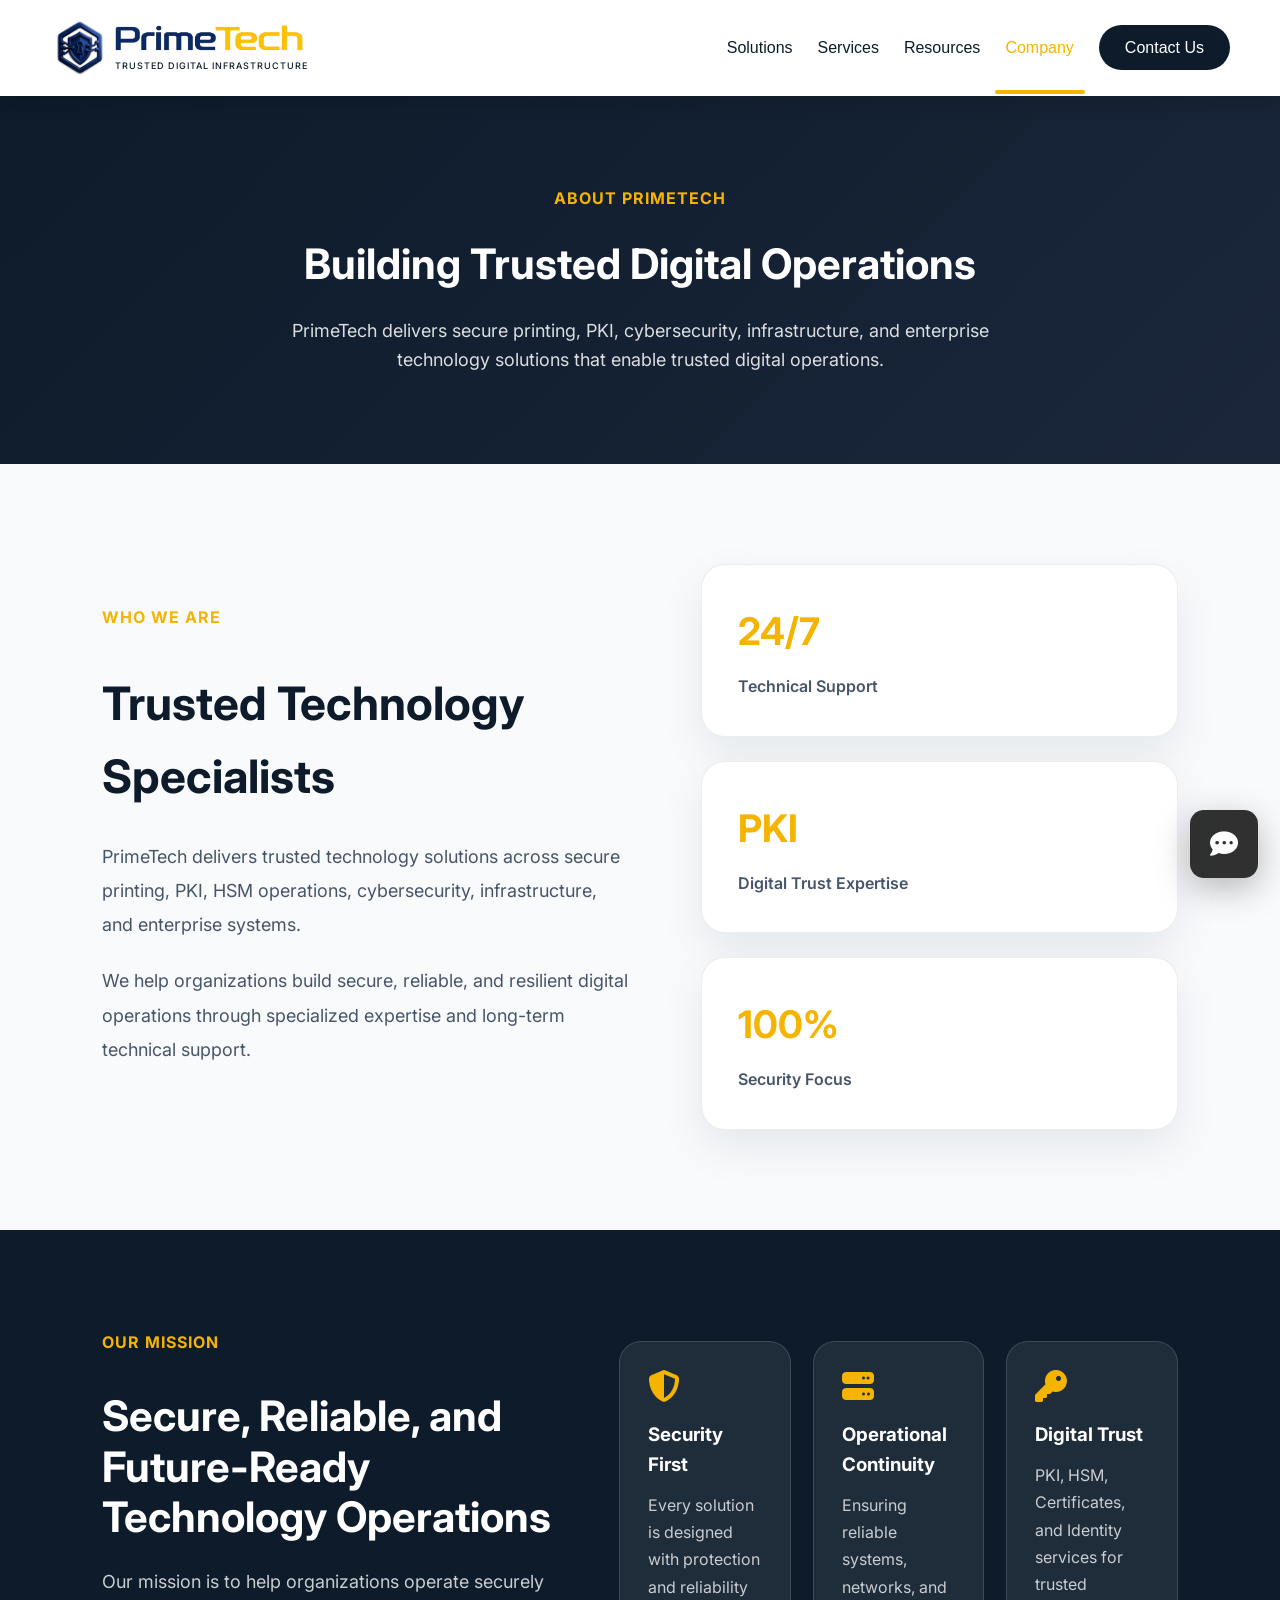
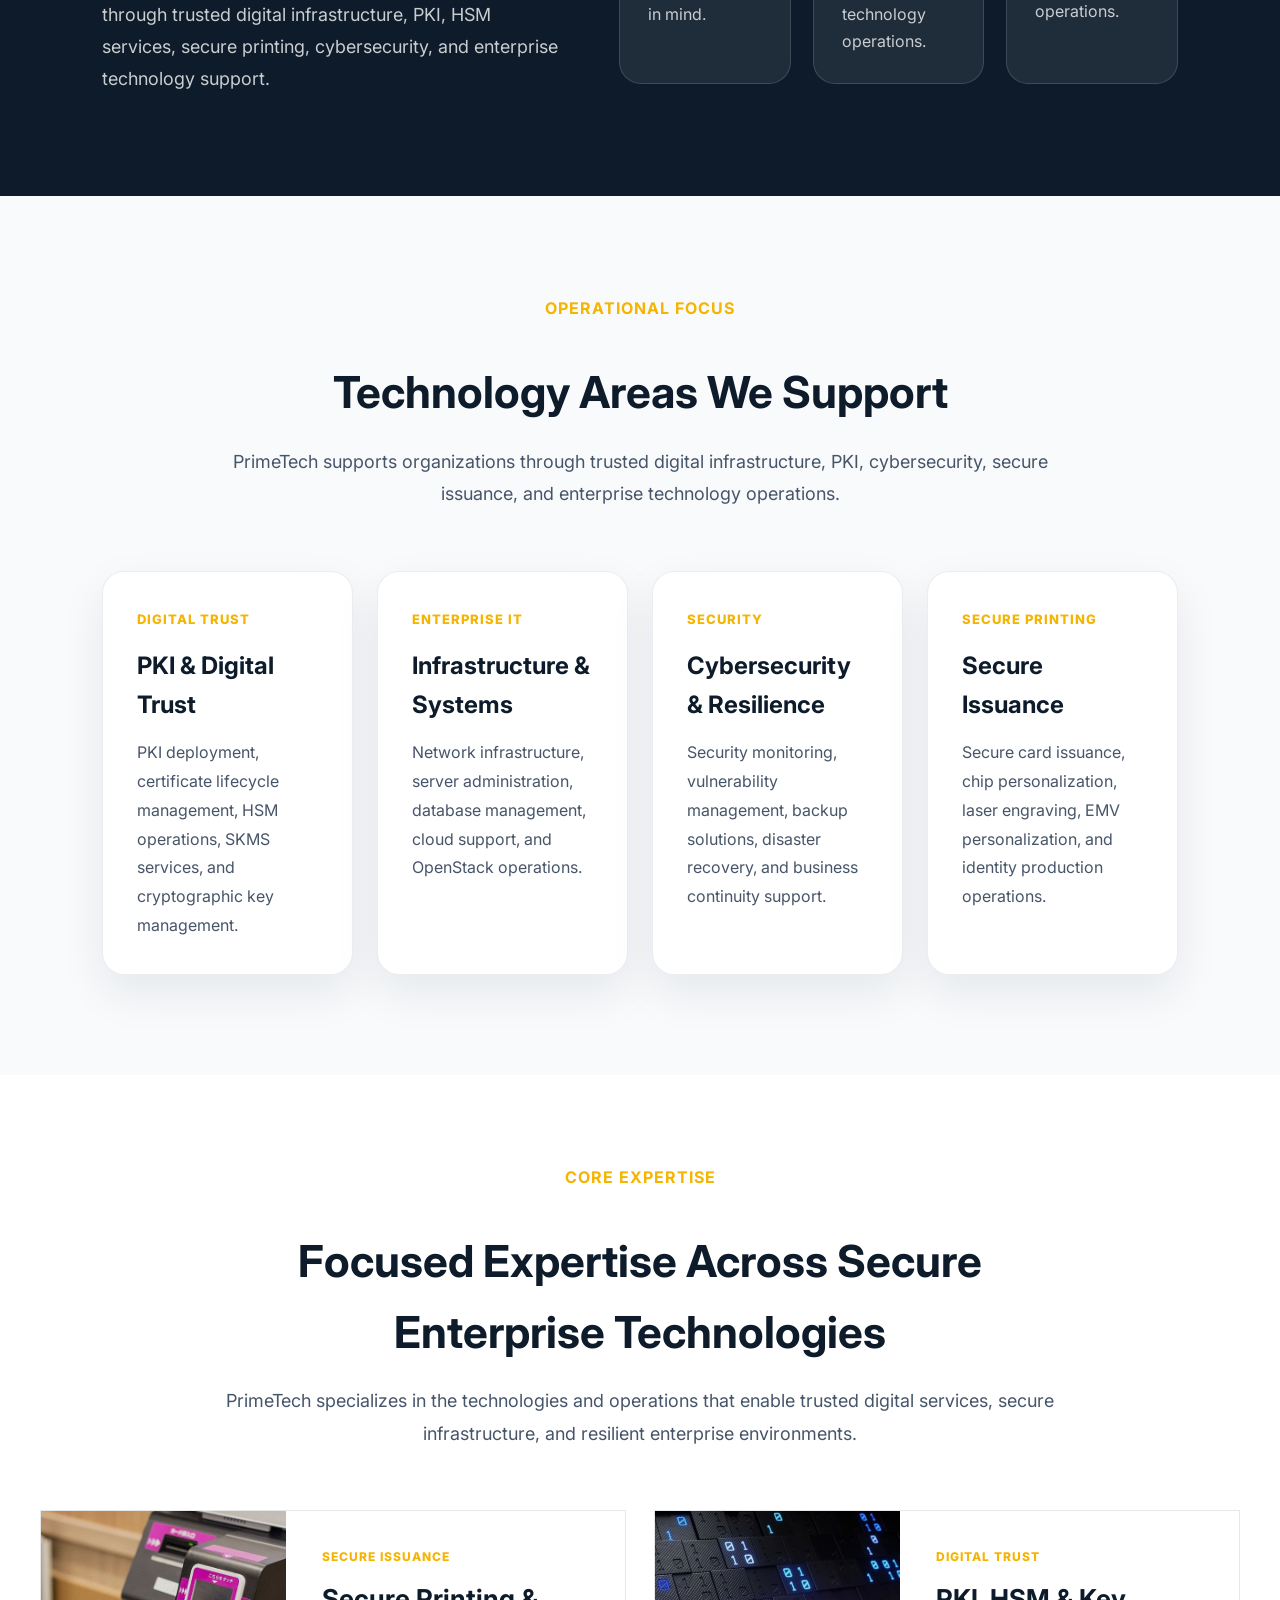
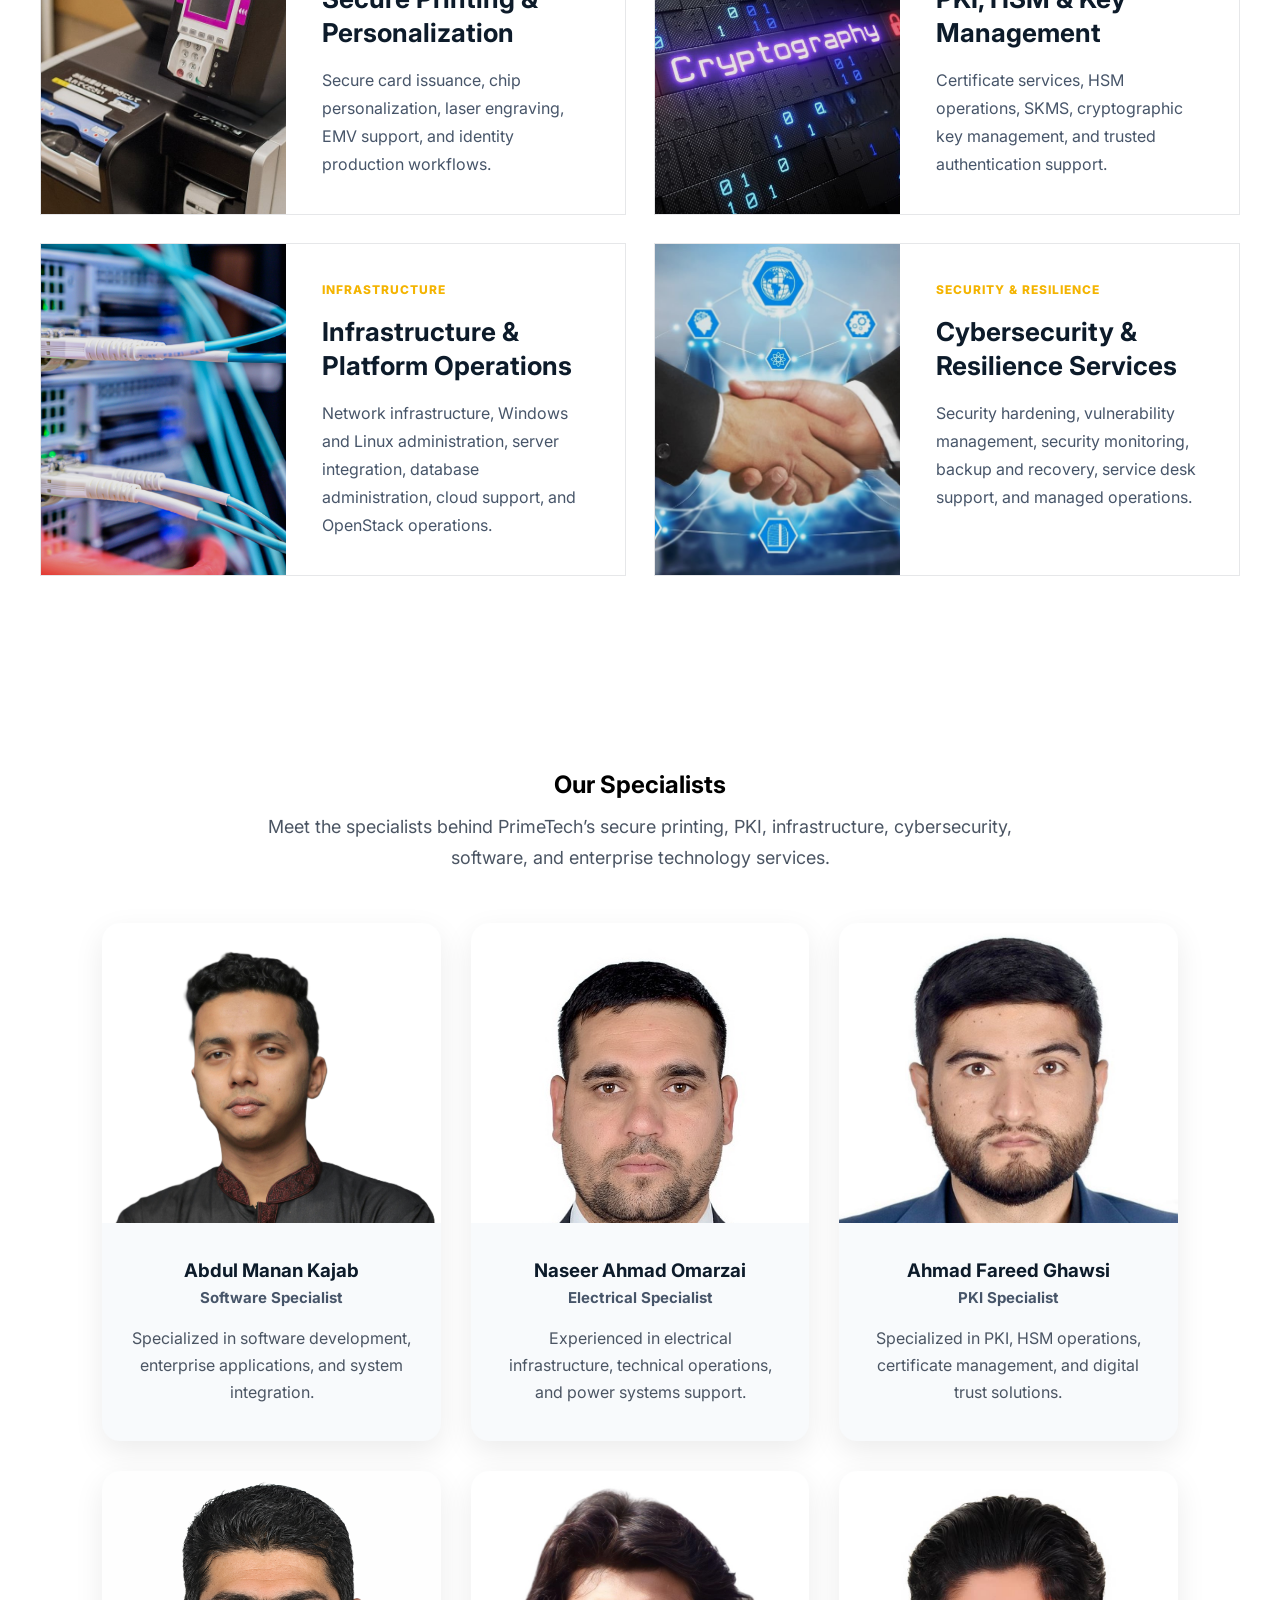
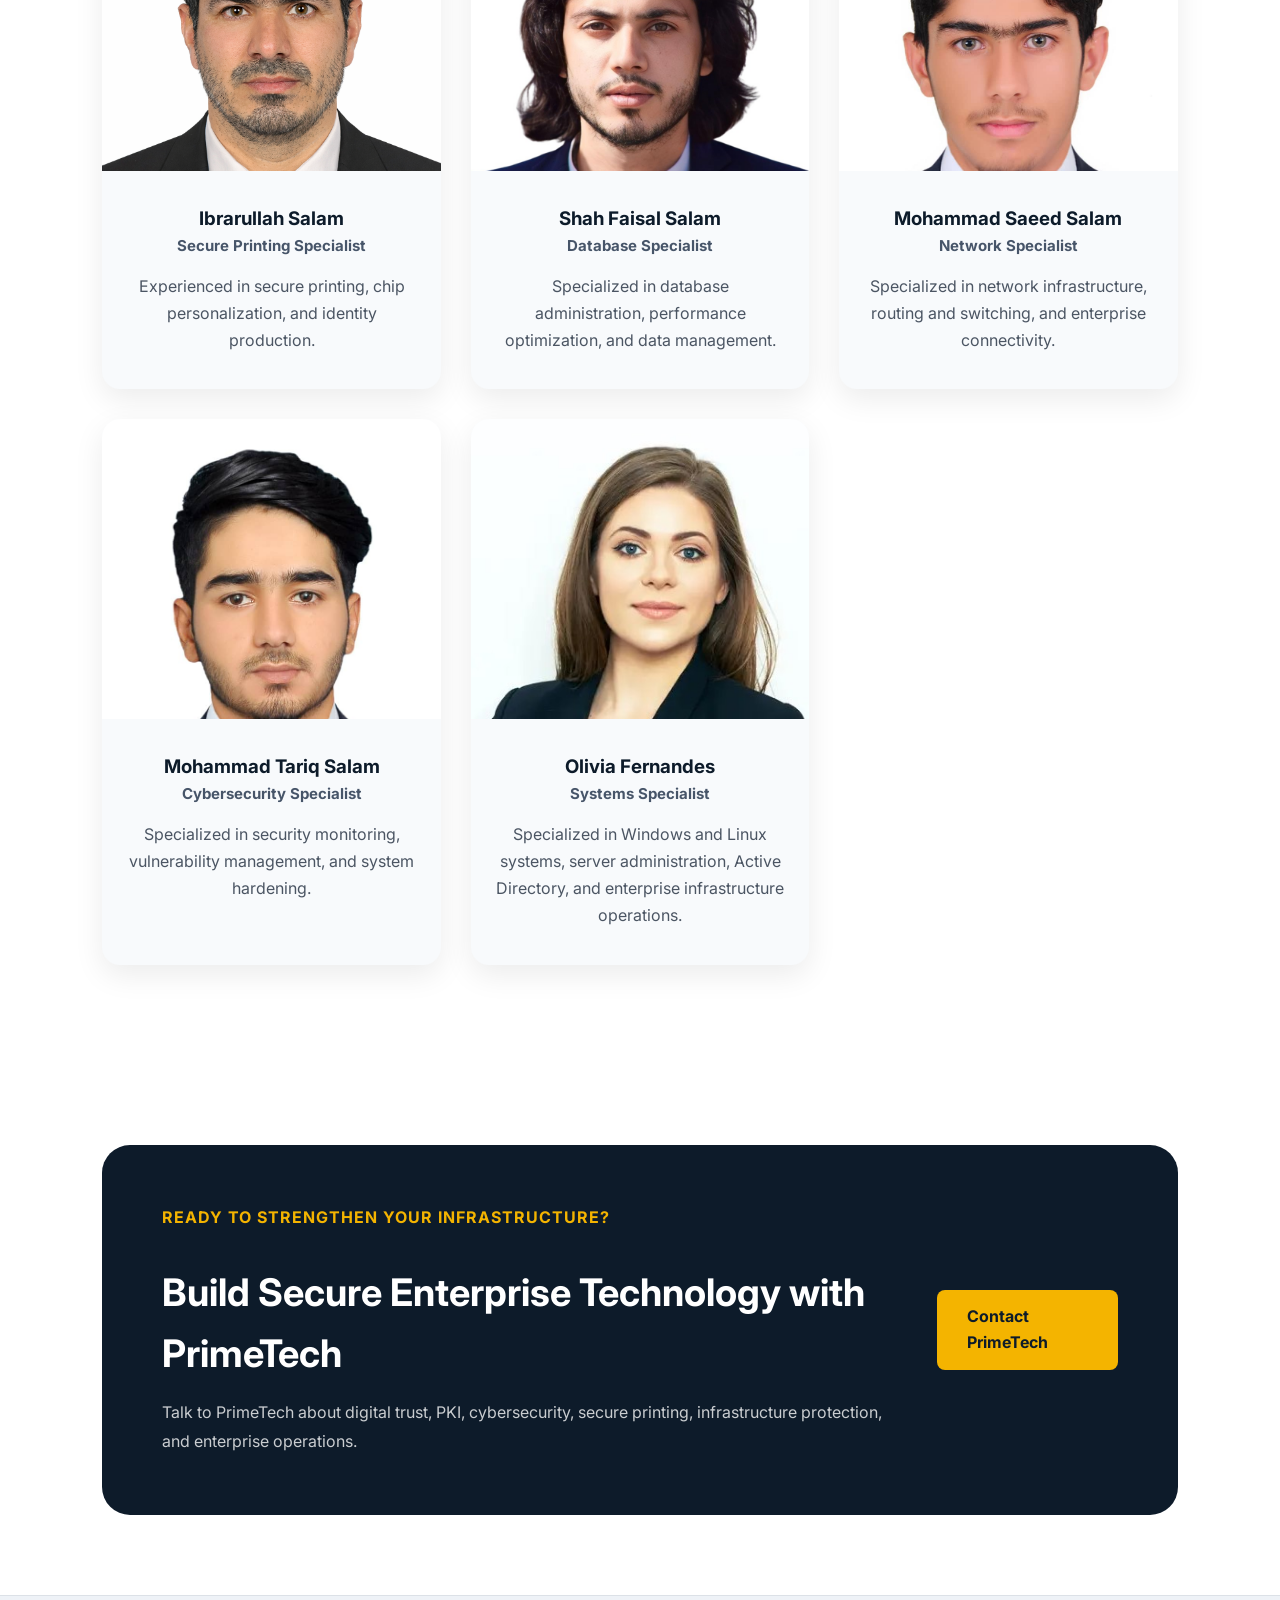
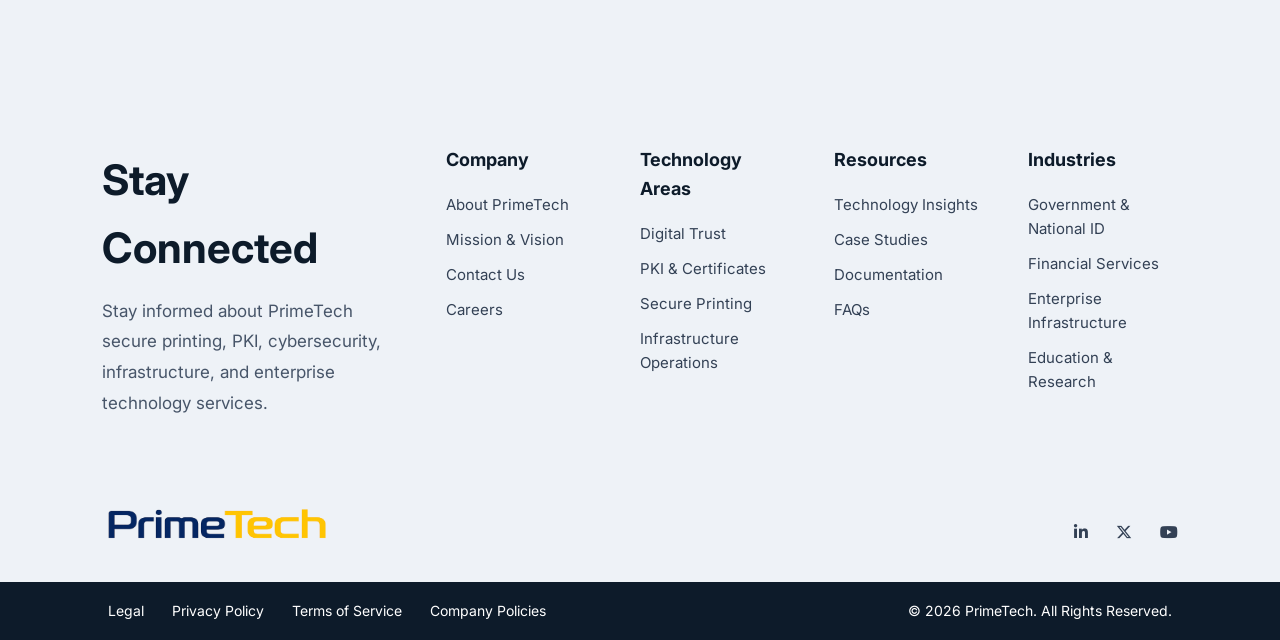
<file: about.html>
<!DOCTYPE html>
<html lang="en">

<head>
    <meta charset="UTF-8">

    <meta name="viewport"
          content="width=device-width, initial-scale=1.0">

    <title>About PrimeTech | Enterprise Technology & Digital Infrastructure</title>

<meta name="description"
content="Learn about PrimeTech, an enterprise technology company providing secure printing, PKI, HSM operations, network infrastructure, system administration, cybersecurity, cloud support, and managed IT services.">

    <link rel="stylesheet"
href="https://cdnjs.cloudflare.com/ajax/libs/font-awesome/6.5.1/css/all.min.css">

<link rel="stylesheet"
href="https://unpkg.com/aos@2.3.1/dist/aos.css">

<link href="https://fonts.googleapis.com/css2?family=Inter:wght@400;500;600;700;800&display=swap" rel="stylesheet">

<link rel="stylesheet" href="style.css">
<link rel="icon" type="image/png" href="images/favicon.png">
</head>

<body>

       <!-- Navigation -->

  <nav class="navbar">

    <div class="navbar-inner">

    <a href="index.html" class="logo">

    <img src="images/logo-icon.png"
    alt="PrimeTech Icon"
    class="logo-icon-img">

    <div class="logo-wrapper">

        <img src="images/logo.png"
        alt="PrimeTech Logo"
        class="logo-img">

        <span class="logo-sub">
            TRUSTED DIGITAL INFRASTRUCTURE
        </span>

    </div>

</a>

    <div class="menu-toggle" onclick="toggleMenu()">
        ☰
    </div>

    <ul class="nav-links" id="navLinks">
        <li class="mega-menu-parent" id="solutionsMega">

            <a href="solutions.html">
            Solutions
            <i class="fas fa-chevron-down nav-arrow"></i>
            </a>

            <div class="mega-menu">

                <div class="mega-column">
                    <h4>By Industry</h4>

                    <a href="#">Government & National ID</a>
                    <a href="#">Financial Services</a>
                    <a href="#">Enterprise Infrastructure</a>
                    <a href="#">Education & Research</a>
                </div>

                <div class="mega-column">
                    <h4>By Solution</h4>

                    <a href="#">Secure Identity</a>

                    <a href="#">Infrastructure Protection</a>

                    <a href="#">PKI & Certificates</a>

                    <a href="#">Secure Printing</a>
                </div>
                
                <div class="mega-platform-panel">

                    <div class="solutions-feature">

                            <span class="feature-label">
                                PRIMETECH SOLUTIONS
                            </span>

                            <h3>Digital Trust Framework</h3>

                            <p>
                                Integrated solutions that combine identity,
                                PKI, secure printing, cybersecurity, and
                                infrastructure services into a unified
                                enterprise security platform.
                            </p>

                            <div class="feature-tags">
                                <span>Identity</span>
                                <span>PKI</span>
                                <span>Infrastructure</span>
                                <span>Security</span>
                            </div>

                        </div>

                    <div class="platform-panel-content">

                        <h4>Enterprise Security Platform</h4>

                        <p>
                            Integrated identity, PKI, cybersecurity,
                            secure printing, and infrastructure
                            solutions designed for enterprise
                            environments.
                        </p>

                        <a href="solutions.html">
                            Explore Solutions →
                        </a>

                    </div>

                </div>

                
                <div class="mega-menu-footer">
                    <a href="solutions.html">View All Solutions</a>
                </div>

            </div>

        </li>
        <li class="mega-menu-parent">

    <a href="services.html">
        Services
        <i class="fas fa-chevron-down nav-arrow"></i>
    </a>

    <div class="mega-menu">

            <div class="mega-column">
                <h4>Core Services</h4>

                <a href="services.html#secure-printing">Secure Printing Solutions</a>
                <a href="services.html#pki">PKI Solutions</a>
                <a href="services.html#network">Network Infrastructure</a>
                <a href="services.html#system-admin">System Administration</a>
            </div>

            <div class="mega-column">
                <h4>Managed Operations</h4>

                <a href="services.html#cybersecurity">Cybersecurity Services</a>
                <a href="services.html#backup">Backup & Continuity</a>
                <a href="services.html#managed-it">IT Consulting & Managed Services</a>
                <a href="services.html#system-admin">Cloud, Database & OpenStack Support</a>
            </div>

        <div class="mega-platform-panel">

                <div class="service-feature">

                    <span>PRIMETECH SERVICES</span>

                    <h4>Managed Services Model</h4>

                    <p>
                        Enterprise support for secure printing, PKI,
                        network infrastructure, system administration,
                        cybersecurity, cloud, database, OpenStack,
                        and managed technology operations.
                    </p>

                    <div class="service-feature-tags">
                        <span>Support</span>
                        <span>Monitoring</span>
                        <span>Operations</span>
                    </div>

                </div>

                <div class="platform-panel-content">

                    <h4>Reliable Service Delivery</h4>

                        <p>
                            Structured technical support designed
                            to keep enterprise systems secure,
                            available, and operational.
                        </p>

                        <a href="services.html">
                            Explore Services →
                        </a>

                </div>

            </div>

        <div class="mega-menu-footer">
            <a href="services.html">View All Services</a>
        </div>

    </div>

</li>

<li class="mega-menu-parent">

    <a href="resources.html">
        Resources
        <i class="fas fa-chevron-down nav-arrow"></i>
    </a>

    <div class="mega-menu">

        <div class="mega-column">

            <h4>Insights & Guidance</h4>

            <a href="#">
                Technology Insights
            </a>

            <a href="#">
                Enterprise Best Practices
            </a>

            <a href="#">
                Industry Trends
            </a>

            <a href="#">
                Technical Articles
            </a>

        </div>

        <div class="mega-column">

            <h4>Resources</h4>

            <a href="#">
                Case Studies
            </a>

            <a href="#">
                Customer Success Stories
            </a>

            <a href="#">
                FAQs
            </a>

            <a href="#">
                Documentation
            </a>

        </div>

        <div class="mega-platform-panel">

                <div class="resource-feature">

                    <span>PRIMETECH RESOURCES</span>

                    <h4>Knowledge Center</h4>

                    <p>
                        Access expert guidance, industry insights,
                        implementation best practices, case studies,
                        and technical documentation.
                    </p>

                    <div class="resource-tags">
                        <span>Guides</span>
                        <span>Insights</span>
                        <span>Documentation</span>
                    </div>

                </div>

                <div class="platform-panel-content">

                    <h4>Reference Library</h4>

                        <p>
                            Explore practical resources designed to help
                            organizations strengthen security, infrastructure,
                            and digital trust initiatives.
                        </p>

                    <a href="resources.html">
                        View Resources →
                    </a>

                </div>

            </div>

        <div class="mega-menu-footer">
            <a href="resources.html">View All Resources</a>
        </div>

    </div>

</li>

<li class="mega-menu-parent">

    <a href="about.html" class="active-nav">
    Company
    <i class="fas fa-chevron-down nav-arrow"></i>
    </a>

    <div class="mega-menu company-mega-menu">

        <div class="mega-column">
            <h4>About Us</h4>

            <a href="about.html">About PrimeTech</a>
            <a href="about.html#mission">Mission & Vision</a>
            <a href="about.html#team">Our Experts</a>
            <a href="contact.html">Contact PrimeTech</a>
        </div>

        <div class="mega-column">
            <h4>Operations</h4>

            <a href="about.html">Enterprise Reliability</a>
            <a href="services.html">Secure Operations</a>
            <a href="services.html">Technology Focus</a>
            <a href="contact.html">Customer Support</a>
        </div>

        <div class="mega-column">
            <h4>Company Focus</h4>

            <a href="solutions.html">Digital Trust</a>
            <a href="services.html">Infrastructure Support</a>
            <a href="services.html">Secure Printing Services</a>
            <a href="solutions.html">PKI & Identity Operations</a>
        </div>

    </div>

</li>

<li>
    <a href="contact.html" class="nav-cta">
        Contact Us
    </a>
</li>

</ul>
</div>
</nav>
<section class="page-hero">
    <div class="container">

        <span class="hero-label">
            ABOUT PRIMETECH
        </span>

        <h1>
            Building Trusted Digital Operations
        </h1>

        <p>
            PrimeTech delivers secure printing, PKI, cybersecurity,
            infrastructure, and enterprise technology solutions
            that enable trusted digital operations.
        </p>

    </div>
</section>
    <section class="company-overview" data-aos="fade-up">

    <div class="company-content">

        <span class="hero-label">Who We Are</span>

        <h2>Trusted Technology Specialists</h2>

        <p>
            PrimeTech delivers trusted technology solutions across secure printing, PKI, HSM operations, cybersecurity, infrastructure, and enterprise systems.
        </p>

        <p>
            We help organizations build secure, reliable, and resilient digital operations through specialized expertise and long-term technical support.
        </p>

    </div>

    <div class="company-metrics">

        <div class="company-metric-card">
            <h3>24/7</h3>
            <p>Technical Support</p>
        </div>

        <div class="company-metric-card">
            <h3>PKI</h3>
            <p>Digital Trust Expertise</p>
        </div>

        <div class="company-metric-card">
            <h3>100%</h3>
            <p>Security Focus</p>
        </div>

    </div>

</section>
<section class="company-mission" data-aos="fade-up">

    <div class="mission-card">

        <span class="hero-label">Our Mission</span>

        <h2>Secure, Reliable, and Future-Ready Technology Operations</h2>

        <p>
            Our mission is to help organizations operate securely through trusted digital infrastructure, PKI, HSM services, secure printing, cybersecurity, and enterprise technology support.
        </p>

    </div>

    <div class="mission-principles">

        <div>
            <i class="fas fa-shield-halved"></i>
            <h3>Security First</h3>
            <p>Every solution is designed with protection and reliability in mind.</p>
        </div>

        <div>
            <i class="fas fa-server"></i>
            <h3>Operational Continuity</h3>
            <p>Ensuring reliable systems, networks, and technology operations.</p>
        </div>

        <div>
            <i class="fas fa-key"></i>
            <h3>Digital Trust</h3>
            <p>PKI, HSM, Certificates, and Identity services for trusted operations.</p>
        </div>

    </div>

</section>
<section class="focus-areas" data-aos="fade-up">

    <div class="focus-header">

        <span class="hero-label">Operational Focus</span>

        <h2>Technology Areas We Support</h2>

        <p>
            PrimeTech supports organizations through trusted digital infrastructure, PKI, cybersecurity, secure issuance, and enterprise technology operations.
        </p>

    </div>

    <div class="focus-grid">

        <div class="focus-box">
            <span>DIGITAL TRUST</span>
            <h3>PKI & Digital Trust</h3>
            <p>
                PKI deployment, certificate lifecycle management,
                HSM operations, SKMS services,
                and cryptographic key management.
            </p>
        </div>

        <div class="focus-box">
            <span>ENTERPRISE IT</span>
            <h3>Infrastructure & Systems</h3>
            <p>
                Network infrastructure, server administration,
                database management, cloud support,
                and OpenStack operations.
            </p>
        </div>

        <div class="focus-box">
            <span>SECURITY</span>
            <h3>Cybersecurity & Resilience</h3>
            <p>
                Security monitoring, vulnerability management,
                backup solutions, disaster recovery,
                and business continuity support.
            </p>
        </div>

        <div class="focus-box">
            <span>SECURE PRINTING</span>
            <h3>Secure Issuance</h3>
            <p>
                Secure card issuance, chip personalization,
                laser engraving, EMV personalization,
                and identity production operations.
            </p>
        </div>

    </div>

</section>

<!-- Capabilities Section -->
<section class="about-capabilities" data-aos="fade-up">

    <div class="services-page-header">

        <span class="hero-label">
            CORE EXPERTISE
        </span>

        <h2>
            Focused Expertise Across Secure Enterprise Technologies
        </h2>

        <p>
            PrimeTech specializes in the technologies and operations that enable trusted digital services, secure infrastructure, and resilient enterprise environments.
        </p>

    </div>

        <div class="company-capability-grid">

        <div class="company-capability-card">
            <img src="images/company-secure-printing.jpg" alt="Secure printing and personalization">
            <div>
                <span>SECURE ISSUANCE</span>
                <h3>Secure Printing & Personalization</h3>
                <p>
                    Secure card issuance, chip personalization, laser engraving,
                    EMV support, and identity production workflows.
                </p>
            </div>
        </div>

        <div class="company-capability-card">
            <img src="images/company-digital-trust.jpg" alt="PKI HSM and key management">
            <div>
                <span>DIGITAL TRUST</span>
                <h3>PKI, HSM & Key Management</h3>
                <p>
                    Certificate services, HSM operations, SKMS,
                    cryptographic key management, and trusted authentication support.
                </p>
            </div>
        </div>

        <div class="company-capability-card">
            <img src="images/company-infrastructure.jpg" alt="Infrastructure and platform operations">
            <div>
                <span>INFRASTRUCTURE</span>
                <h3>Infrastructure & Platform Operations</h3>
                <p>
                    Network infrastructure, Windows and Linux administration,
                    server integration, database administration, cloud support,
                    and OpenStack operations.
                </p>
            </div>
        </div>

        <div class="company-capability-card">
            <img src="images/company-security.jpg" alt="Cybersecurity and resilience services">
            <div>
                <span>SECURITY & RESILIENCE</span>
                <h3>Cybersecurity & Resilience Services</h3>
                <p>
                    Security hardening, vulnerability management, security monitoring,
                    backup and recovery, service desk support, and managed operations.
                </p>
            </div>
        </div>

    </div>

</section>
<!-- Team Section -->
<section class="team-section">

    <h2>Our Specialists</h2>

        <p class="section-subtitle">
                Meet the specialists behind PrimeTech’s secure printing,
                PKI, infrastructure, cybersecurity, software,
                and enterprise technology services.
            </p>

    <div class="team-container">

        <div class="team-box">
            <img src="images/expert1.jpg" alt="Software Developer Specialist">
            <h3>Abdul Manan Kajab</h3>
            <h4>Software Specialist</h4>
            <p>
                Specialized in software development,
                enterprise applications,
                and system integration.
            </p>
        </div>

        <div class="team-box">
            <img src="images/expert2.jpg" alt="Network Specialist">
            <h3>Naseer Ahmad Omarzai</h3>
            <h4>Electrical Specialist</h4>
            <p>
                Experienced in electrical infrastructure,
                technical operations,
                and power systems support.
            </p>
        </div>

        <div class="team-box">
            <img src="images/expert3.jpg" alt="PKI Expert">
            <h3>Ahmad Fareed Ghawsi</h3>
            <h4>PKI Specialist</h4>
            <p>
                Specialized in PKI, HSM operations,
                certificate management,
                and digital trust solutions.
            </p>
        </div>

        <div class="team-box">
            <img src="images/expert4.jpg" alt="Secure Printing Expert">
            <h3>Ibrarullah Salam</h3>
            <h4>Secure Printing Specialist</h4>
            <p>
                Experienced in secure printing,
                chip personalization,
                and identity production.
            </p>
        </div>
        <div class="team-box">
            <img src="images/expert5.jpg" alt="Database Expert">
            <h3>Shah Faisal Salam</h3>
            <h4>Database Specialist</h4>
            <p>
                Specialized in database administration,
                performance optimization,
                and data management.
            </p>
        </div>

        <div class="team-box">
            <img src="images/expert6.jpg" alt="Network Expert">
            <h3>Mohammad Saeed Salam</h3>
            <h4>Network Specialist</h4>
            <p>
                Specialized in network infrastructure,
                routing and switching,
                and enterprise connectivity.
            </p>
        </div>

        <div class="team-box">
            <img src="images/expert7.jpg" alt="Cybersecurity Expert">
            <h3>Mohammad Tariq Salam</h3>
            <h4>Cybersecurity Specialist</h4>
            <p>
                Specialized in security monitoring,
                vulnerability management,
                and system hardening.
            </p>
        </div>

        <div class="team-box">
            <img src="images/expert8.jpg" alt="Cybersecurity Expert">
            <h3>Olivia Fernandes</h3>
            <h4>Systems Specialist</h4>
            <p>
                Specialized in Windows and Linux systems,
                server administration, Active Directory,
                and enterprise infrastructure operations.
            </p>
        </div>

    </div>

</section>

<!-- CTA Section -->
<section class="services-cta" data-aos="zoom-in">

    <div>
        <span class="hero-label">Ready to Strengthen Your Infrastructure?</span>

        <h2>Build Secure Enterprise Technology with PrimeTech</h2>

        <p>
            Talk to PrimeTech about digital trust, PKI,
            cybersecurity, secure printing, infrastructure protection,
            and enterprise operations.
        </p>
    </div>

    <a href="contact.html" class="primary-btn">
        Contact PrimeTech
    </a>

</section>
    <footer class="footer entrust-style-footer">

    <div class="footer-top">

        <div class="footer-stay">
            <h2>Stay Connected</h2>

            <p>
                Stay informed about PrimeTech secure printing,
                PKI, cybersecurity, infrastructure, and enterprise
                technology services.
            </p>

            
        </div>
        
        <div class="footer-column">
            <h3>Company</h3>

            <a href="about.html">About PrimeTech</a>
            <a href="about.html#mission">Mission & Vision</a>
            <a href="contact.html">Contact Us</a>
            <a href="#">Careers</a>
        </div>

        <div class="footer-column">
            <h3>Technology Areas</h3>

            <a href="solutions.html">Digital Trust</a>
            <a href="solutions.html">PKI & Certificates</a>
            <a href="services.html">Secure Printing</a>
            <a href="services.html">Infrastructure Operations</a>
        </div>

        <div class="footer-column">
            <h3>Resources</h3>

            <a href="resources.html">Technology Insights</a>
            <a href="resources.html">Case Studies</a>
            <a href="resources.html">Documentation</a>
            <a href="resources.html">FAQs</a>
        </div>

        <div class="footer-column">
            <h3>Industries</h3>

            <a href="solutions.html">Government & National ID</a>
            <a href="solutions.html">Financial Services</a>
            <a href="solutions.html">Enterprise Infrastructure</a>
            <a href="solutions.html">Education & Research</a>
        </div>

    </div>
    <div class="footer-brand-row">

                <img src="images/logo.png"
                    alt="PrimeTech Logo"
                    class="footer-logo">

                <div class="footer-social">
                    <a href="#"><i class="fab fa-linkedin-in"></i></a>
                    <a href="#"><i class="fab fa-x-twitter"></i></a>
                    <a href="#"><i class="fab fa-youtube"></i></a>
                </div>

    </div>
    <div class="footer-legal">
        <div class="legal-links">
            <a href="#">Legal</a>
            <a href="#">Privacy Policy</a>
            <a href="#">Terms of Service</a>
            <a href="#">Company Policies</a>
        </div>

        <p>© 2026 PrimeTech. All Rights Reserved.</p>
    </div>

</footer>

<a href="https://wa.me/93785555520"
class="support-float"
target="_blank">

    <i class="fas fa-comment-dots"></i>

</a>

<script src="https://unpkg.com/aos@2.3.1/dist/aos.js"></script>


<script src="https://unpkg.com/aos@2.3.1/dist/aos.js"></script>
<script src="script.js"></script>

</body>

</html>
</file>
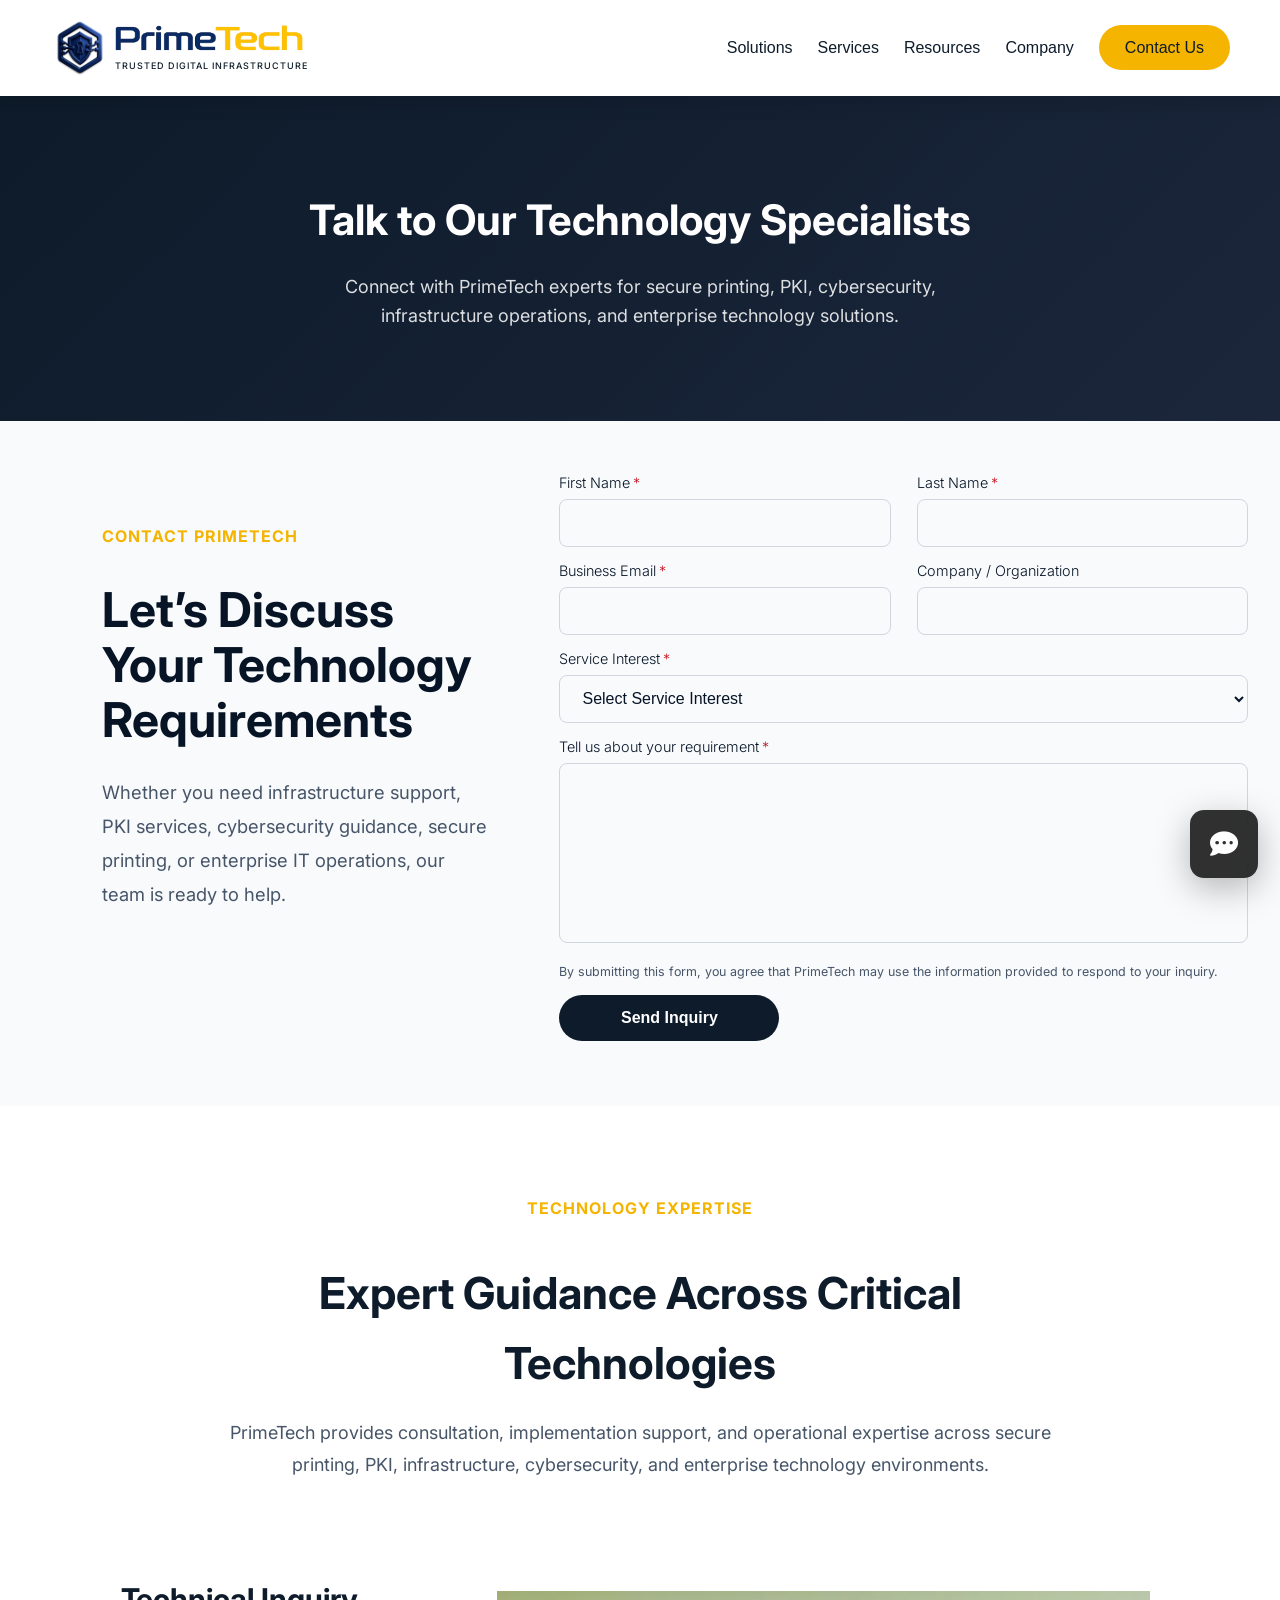
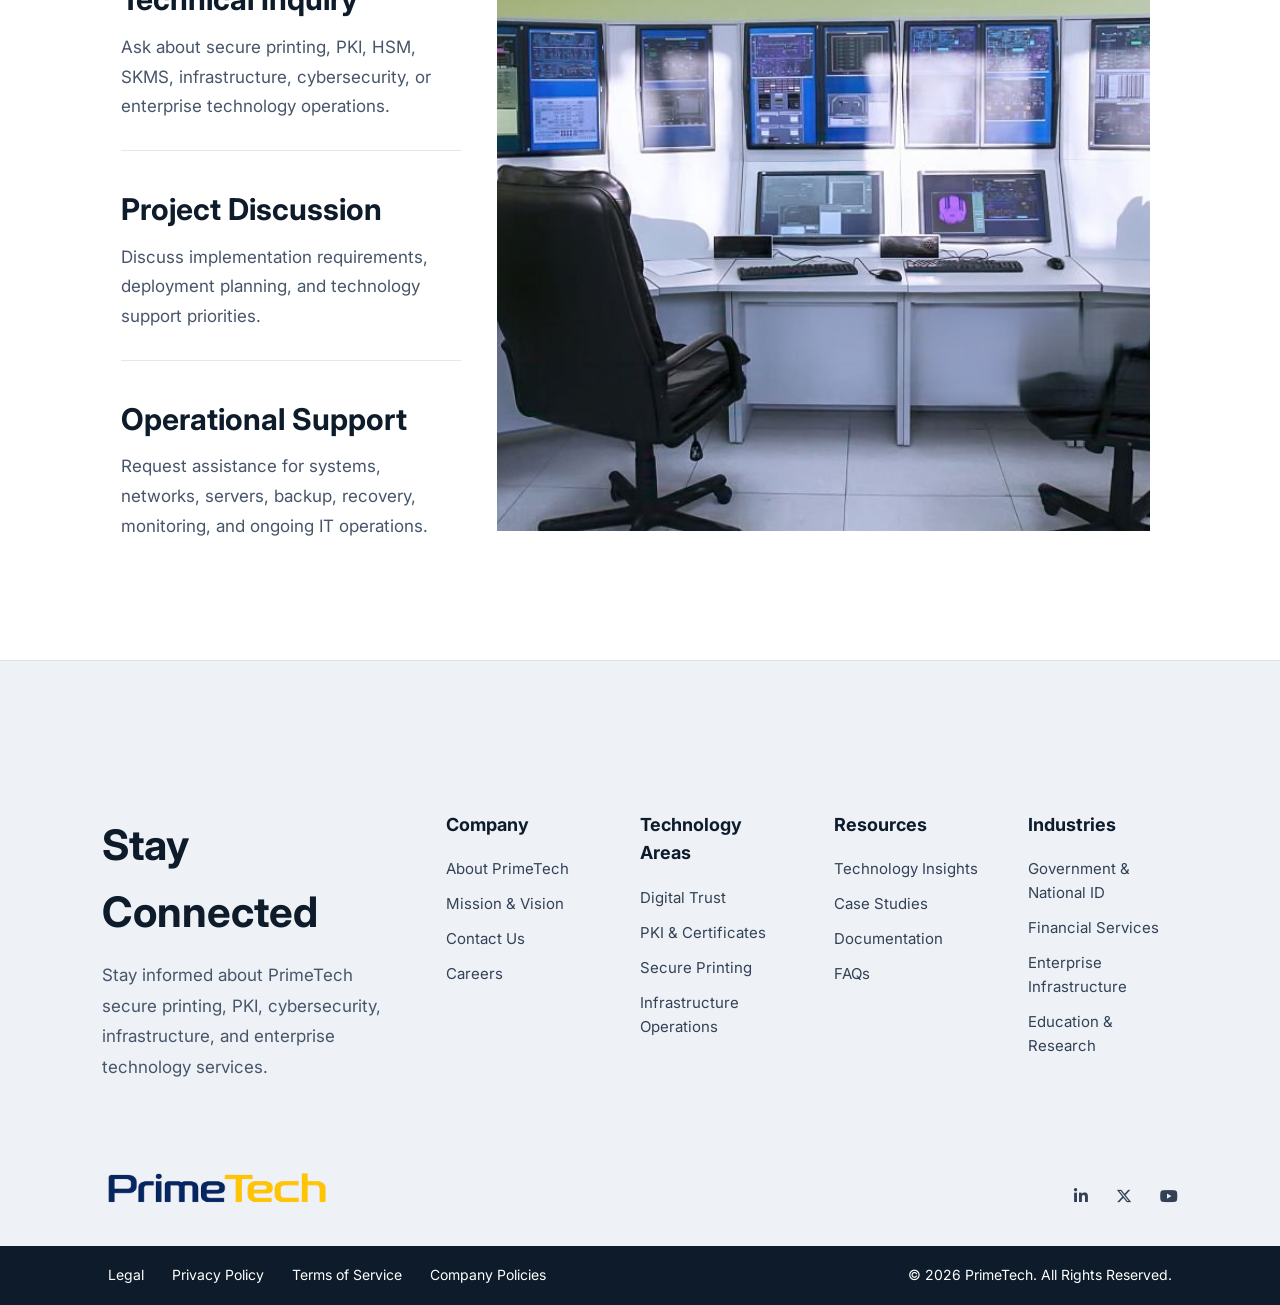
<file: contact.html>
<!DOCTYPE html>
<html lang="en">

<head>
    <meta charset="UTF-8">

    <meta name="viewport"
          content="width=device-width, initial-scale=1.0">

    <title>Contact PrimeTech | Enterprise Technology Consultation</title>

<meta name="description"
content="Contact PrimeTech for secure printing, PKI, HSM operations, cybersecurity, infrastructure services, cloud support, and enterprise technology consultation.">

    <link rel="stylesheet"
    href="https://cdnjs.cloudflare.com/ajax/libs/font-awesome/6.5.1/css/all.min.css">

    <link rel="stylesheet"
    href="https://unpkg.com/aos@2.3.1/dist/aos.css">

    <link href="https://fonts.googleapis.com/css2?family=Inter:wght@400;500;600;700;800&display=swap" rel="stylesheet">

    <link rel="stylesheet" href="style.css">
    <link rel="icon" type="image/png" href="images/favicon.png">
</head>

<body>

     <!-- Navigation -->

   <nav class="navbar">

    <div class="navbar-inner">

    <a href="index.html" class="logo">

    <img src="images/logo-icon.png"
    alt="PrimeTech Icon"
    class="logo-icon-img">

    <div class="logo-wrapper">

        <img src="images/logo.png"
        alt="PrimeTech Logo"
        class="logo-img">

        <span class="logo-sub">
            TRUSTED DIGITAL INFRASTRUCTURE
        </span>

    </div>

</a>

    <div class="menu-toggle" onclick="toggleMenu()">
        ☰
    </div>

    <ul class="nav-links" id="navLinks">
        <li class="mega-menu-parent" id="solutionsMega">

            <a href="solutions.html">
            Solutions
            <i class="fas fa-chevron-down nav-arrow"></i>
            </a>

            <div class="mega-menu">

                <div class="mega-column">
                    <h4>By Industry</h4>

                    <a href="#">Government & National ID</a>
                    <a href="#">Financial Services</a>
                    <a href="#">Enterprise Infrastructure</a>
                    <a href="#">Education & Research</a>
                </div>

                <div class="mega-column">
                    <h4>By Solution</h4>

                    <a href="#">Secure Identity</a>

                    <a href="#">Infrastructure Protection</a>

                    <a href="#">PKI & Certificates</a>

                    <a href="#">Secure Printing</a>
                </div>
                
                <div class="mega-platform-panel">

                    <div class="solutions-feature">

                            <span class="feature-label">
                                PRIMETECH SOLUTIONS
                            </span>

                            <h3>Digital Trust Framework</h3>

                            <p>
                                Integrated solutions that combine identity,
                                PKI, secure printing, cybersecurity, and
                                infrastructure services into a unified
                                enterprise security platform.
                            </p>

                            <div class="feature-tags">
                                <span>Identity</span>
                                <span>PKI</span>
                                <span>Infrastructure</span>
                                <span>Security</span>
                            </div>

                        </div>

                    <div class="platform-panel-content">

                        <h4>Enterprise Security Platform</h4>

                        <p>
                            Integrated identity, PKI, cybersecurity,
                            secure printing, and infrastructure
                            solutions designed for enterprise
                            environments.
                        </p>

                        <a href="solutions.html">
                            Explore Solutions →
                        </a>

                    </div>

                </div>

                
                <div class="mega-menu-footer">
                    <a href="solutions.html">View All Solutions</a>
                </div>

            </div>

        </li>
        <li class="mega-menu-parent">

    <a href="services.html">
        Services
        <i class="fas fa-chevron-down nav-arrow"></i>
    </a>

    <div class="mega-menu">

            <div class="mega-column">
                <h4>Core Services</h4>

                <a href="services.html#secure-printing">Secure Printing Solutions</a>
                <a href="services.html#pki">PKI Solutions</a>
                <a href="services.html#network">Network Infrastructure</a>
                <a href="services.html#system-admin">System Administration</a>
            </div>

            <div class="mega-column">
                <h4>Managed Operations</h4>

                <a href="services.html#cybersecurity">Cybersecurity Services</a>
                <a href="services.html#backup">Backup & Continuity</a>
                <a href="services.html#managed-it">IT Consulting & Managed Services</a>
                <a href="services.html#system-admin">Cloud, Database & OpenStack Support</a>
            </div>

        <div class="mega-platform-panel">

                <div class="service-feature">

                    <span>PRIMETECH SERVICES</span>

                    <h4>Managed Services Model</h4>

                    <p>
                        Enterprise support for secure printing, PKI,
                        network infrastructure, system administration,
                        cybersecurity, cloud, database, OpenStack,
                        and managed technology operations.
                    </p>

                    <div class="service-feature-tags">
                        <span>Support</span>
                        <span>Monitoring</span>
                        <span>Operations</span>
                    </div>

                </div>

                <div class="platform-panel-content">

                    <h4>Reliable Service Delivery</h4>

                        <p>
                            Structured technical support designed
                            to keep enterprise systems secure,
                            available, and operational.
                        </p>

                        <a href="services.html">
                            Explore Services →
                        </a>

                </div>

            </div>

        <div class="mega-menu-footer">
            <a href="services.html">View All Services</a>
        </div>

    </div>

</li>

<li class="mega-menu-parent">

    <a href="resources.html">
        Resources
        <i class="fas fa-chevron-down nav-arrow"></i>
    </a>

    <div class="mega-menu">

        <div class="mega-column">

            <h4>Insights & Guidance</h4>

            <a href="#">
                Technology Insights
            </a>

            <a href="#">
                Enterprise Best Practices
            </a>

            <a href="#">
                Industry Trends
            </a>

            <a href="#">
                Technical Articles
            </a>

        </div>

        <div class="mega-column">

            <h4>Resources</h4>

            <a href="#">
                Case Studies
            </a>

            <a href="#">
                Customer Success Stories
            </a>

            <a href="#">
                FAQs
            </a>

            <a href="#">
                Documentation
            </a>

        </div>

        <div class="mega-platform-panel">

                <div class="resource-feature">

                    <span>PRIMETECH RESOURCES</span>

                    <h4>Knowledge Center</h4>

                    <p>
                        Access expert guidance, industry insights,
                        implementation best practices, case studies,
                        and technical documentation.
                    </p>

                    <div class="resource-tags">
                        <span>Guides</span>
                        <span>Insights</span>
                        <span>Documentation</span>
                    </div>

                </div>

                <div class="platform-panel-content">

                    <h4>Reference Library</h4>

                        <p>
                            Explore practical resources designed to help
                            organizations strengthen security, infrastructure,
                            and digital trust initiatives.
                        </p>

                    <a href="resources.html">
                        View Resources →
                    </a>

                </div>

            </div>

        <div class="mega-menu-footer">
            <a href="resources.html">View All Resources</a>
        </div>

    </div>

</li>

<li class="mega-menu-parent">

    <a href="about.html">
        Company
        <i class="fas fa-chevron-down nav-arrow"></i>
    </a>

    <div class="mega-menu company-mega-menu">

        <div class="mega-column">
            <h4>About Us</h4>

            <a href="about.html">About PrimeTech</a>
            <a href="about.html#mission">Mission & Vision</a>
            <a href="about.html#team">Our Experts</a>
            <a href="contact.html">Contact PrimeTech</a>
        </div>

        <div class="mega-column">
            <h4>Operations</h4>

            <a href="about.html">Enterprise Reliability</a>
            <a href="services.html">Secure Operations</a>
            <a href="services.html">Technology Focus</a>
            <a href="contact.html">Customer Support</a>
        </div>

        <div class="mega-column">
            <h4>Company Focus</h4>

            <a href="solutions.html">Digital Trust</a>
            <a href="services.html">Infrastructure Support</a>
            <a href="services.html">Secure Printing Services</a>
            <a href="solutions.html">PKI & Identity Operations</a>
        </div>

    </div>

</li>

<li>
    <a href="contact.html" class="nav-cta active-contact">
        Contact Us
    </a>
</li>

</ul>
</div>
</nav>
<section class="page-hero">

    <h1>Talk to Our Technology Specialists</h1>

    <p>
        Connect with PrimeTech experts for secure printing, PKI,
        cybersecurity, infrastructure operations, and enterprise
        technology solutions.
    </p>

</section>
<section class="contact-enterprise" data-aos="fade-up">

    <div class="contact-grid">

        <div class="contact-info">

            <span class="hero-label">Contact PrimeTech</span>

            <h2>Let’s Discuss Your Technology Requirements</h2>

            <p>
                Whether you need infrastructure support, PKI services,
                cybersecurity guidance, secure printing, or enterprise IT
                operations, our team is ready to help.
            </p>

        </div>

        <form class="contact-form enterprise-form"
              action="https://formsubmit.co/primetech@gmail.com"
              method="POST">

            <div class="form-row">
                    <div class="form-group">
                        <label>First Name<span>*</span></label>
                        <input type="text" name="first_name" required>
                    </div>

                    <div class="form-group">
                        <label>Last Name<span>*</span></label>
                        <input type="text" name="last_name" required>
                    </div>
                </div>

                <div class="form-row">
                    <div class="form-group">
                        <label>Business Email<span>*</span></label>
                        <input type="email" name="email" required>
                    </div>

                    <div class="form-group">
                        <label>Company / Organization</label>
                        <input type="text" name="company">
                    </div>
                </div>

                <div class="form-group">
                    <label>Service Interest<span>*</span></label>

                    <select name="service" required>
                        <option value="">Select Service Interest</option>
                        <option>Secure Printing Solutions</option>
                        <option>PKI Solutions</option>
                        <option>Network Infrastructure</option>
                        <option>System Administration</option>
                        <option>Cybersecurity Services</option>
                        <option>Database Administration</option>
                        <option>Cloud & OpenStack Support</option>
                        <option>Backup & Business Continuity</option>
                        <option>IT Consulting & Managed Services</option>
                    </select>
                </div>

                <div class="form-group">
                    <label>Tell us about your requirement<span>*</span></label>
                    <textarea name="message" required></textarea>
                </div>

                <input type="hidden" name="_subject" value="New PrimeTech Enterprise Inquiry">
                <input type="hidden" name="_next" value="thank-you.html">
                <input type="hidden" name="_captcha" value="false">

                <p class="form-legal">
                    By submitting this form, you agree that PrimeTech may use the
                    information provided to respond to your inquiry.
                </p>
                <button type="submit">Send Inquiry</button>

        </form>

    </div>

</section>

<section class="consultation-areas" data-aos="fade-up">

    <div class="services-page-header">

        <span class="hero-label">
            TECHNOLOGY EXPERTISE
        </span>

        <h2>
            Expert Guidance Across Critical Technologies
        </h2>

        <p>
            PrimeTech provides consultation, implementation support, and operational expertise across secure printing, PKI, infrastructure, cybersecurity, and enterprise technology environments.
        </p>

    </div>

   <div class="contact-expertise-layout">

        <div class="contact-expertise-list">

            <div class="contact-expertise-item">
                <h3>Technical Inquiry</h3>
                <p>
                    Ask about secure printing, PKI, HSM, SKMS,
                    infrastructure, cybersecurity, or enterprise technology operations.
                </p>
            </div>

            <div class="contact-expertise-item">
                <h3>Project Discussion</h3>
                <p>
                    Discuss implementation requirements,
                    deployment planning, and technology support priorities.
                </p>
            </div>

            <div class="contact-expertise-item">
                <h3>Operational Support</h3>
                <p>
                    Request assistance for systems,
                    networks, servers, backup, recovery,
                    monitoring, and ongoing IT operations.
                </p>
            </div>

        </div>

        <div class="contact-expertise-image">
            <img src="images/contact-expertise.jpg" alt="Enterprise Technology">
        </div>

    </div>

</section>
<footer class="footer entrust-style-footer">

    <div class="footer-top">

        <div class="footer-stay">
            <h2>Stay Connected</h2>

            <p>
                Stay informed about PrimeTech secure printing,
                PKI, cybersecurity, infrastructure, and enterprise
                technology services.
            </p>

            
        </div>
        
        <div class="footer-column">
            <h3>Company</h3>

            <a href="about.html">About PrimeTech</a>
            <a href="about.html#mission">Mission & Vision</a>
            <a href="contact.html">Contact Us</a>
            <a href="#">Careers</a>
        </div>

        <div class="footer-column">
            <h3>Technology Areas</h3>

            <a href="solutions.html">Digital Trust</a>
            <a href="solutions.html">PKI & Certificates</a>
            <a href="services.html">Secure Printing</a>
            <a href="services.html">Infrastructure Operations</a>
        </div>

        <div class="footer-column">
            <h3>Resources</h3>

            <a href="resources.html">Technology Insights</a>
            <a href="resources.html">Case Studies</a>
            <a href="resources.html">Documentation</a>
            <a href="resources.html">FAQs</a>
        </div>

        <div class="footer-column">
            <h3>Industries</h3>

            <a href="solutions.html">Government & National ID</a>
            <a href="solutions.html">Financial Services</a>
            <a href="solutions.html">Enterprise Infrastructure</a>
            <a href="solutions.html">Education & Research</a>
        </div>

    </div>
    <div class="footer-brand-row">

                <img src="images/logo.png"
                    alt="PrimeTech Logo"
                    class="footer-logo">

                <div class="footer-social">
                    <a href="#"><i class="fab fa-linkedin-in"></i></a>
                    <a href="#"><i class="fab fa-x-twitter"></i></a>
                    <a href="#"><i class="fab fa-youtube"></i></a>
                </div>

    </div>
    <div class="footer-legal">
        <div class="legal-links">
            <a href="#">Legal</a>
            <a href="#">Privacy Policy</a>
            <a href="#">Terms of Service</a>
            <a href="#">Company Policies</a>
        </div>

        <p>© 2026 PrimeTech. All Rights Reserved.</p>
    </div>

</footer>

<a href="https://wa.me/93785555520"
class="support-float"
target="_blank">

    <i class="fas fa-comment-dots"></i>

</a>


<script src="https://unpkg.com/aos@2.3.1/dist/aos.js"></script>
<script src="script.js"></script>

</body>

</html>
</file>
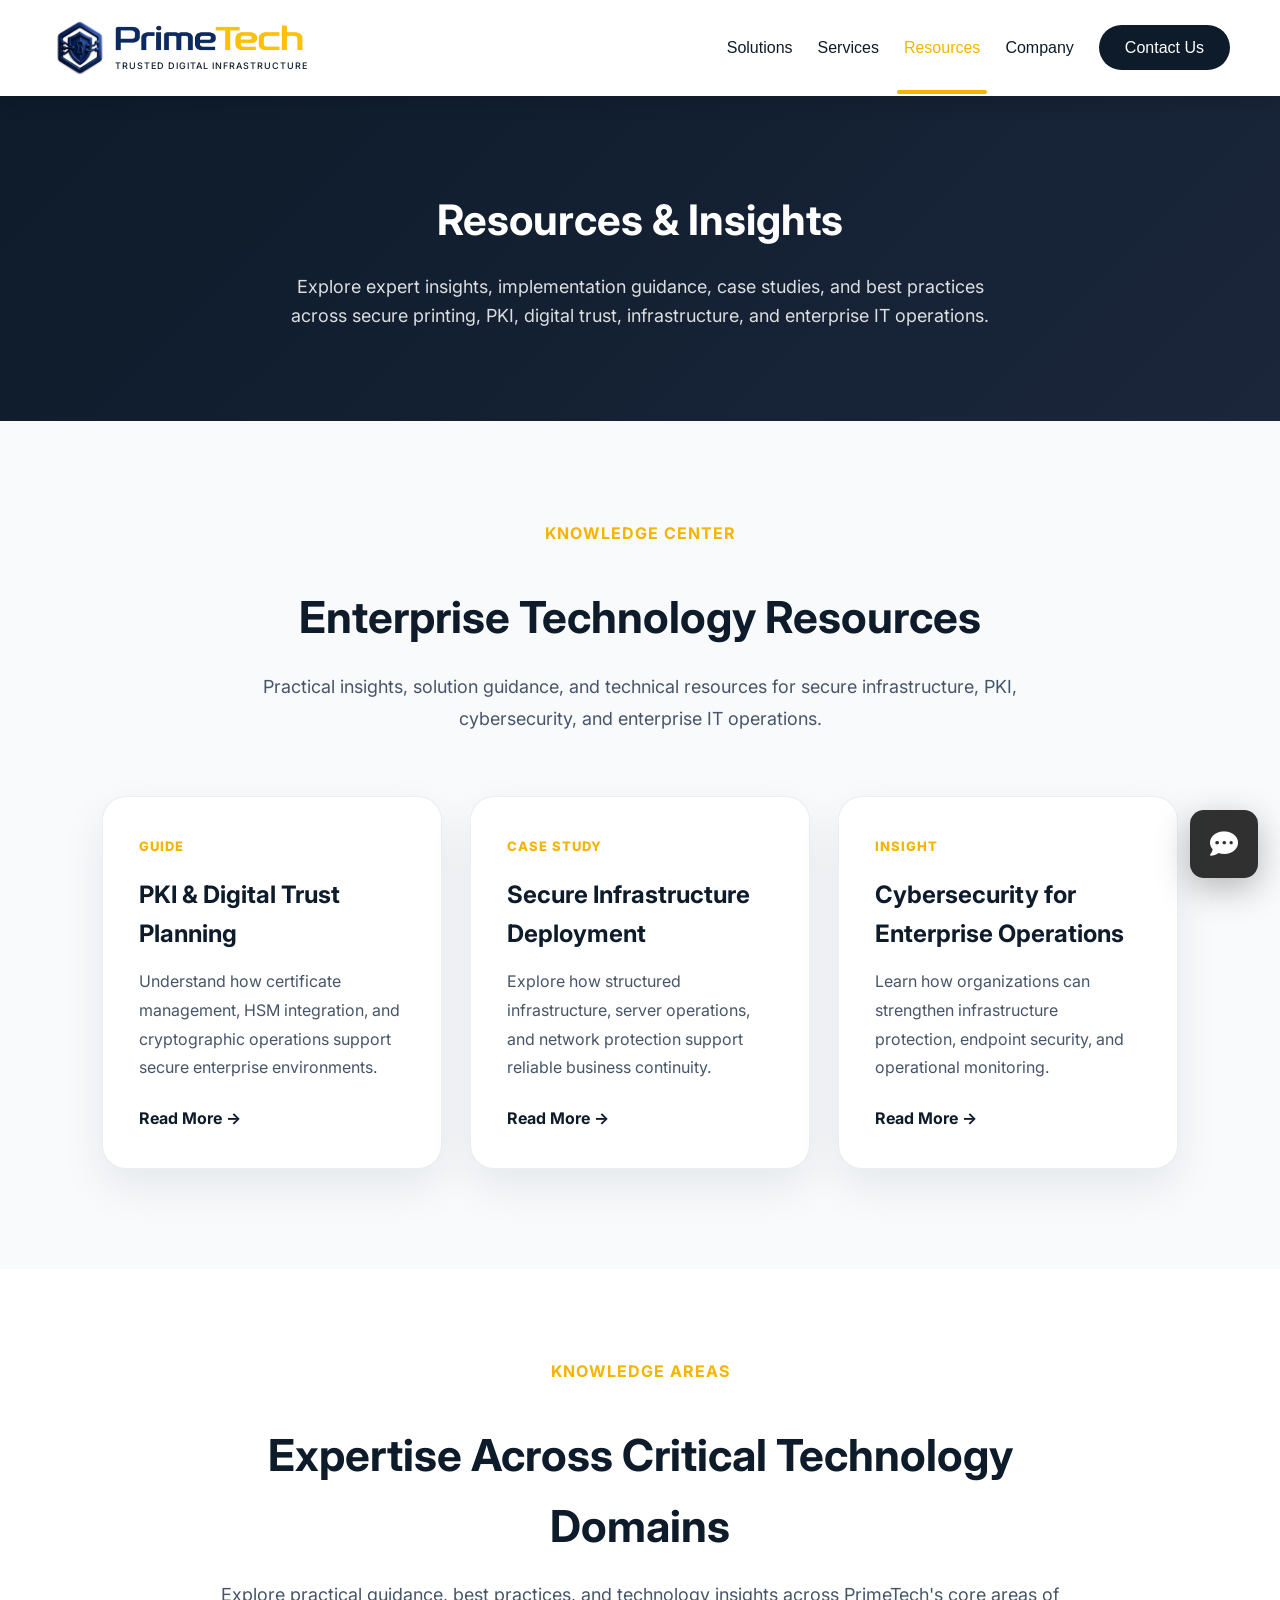
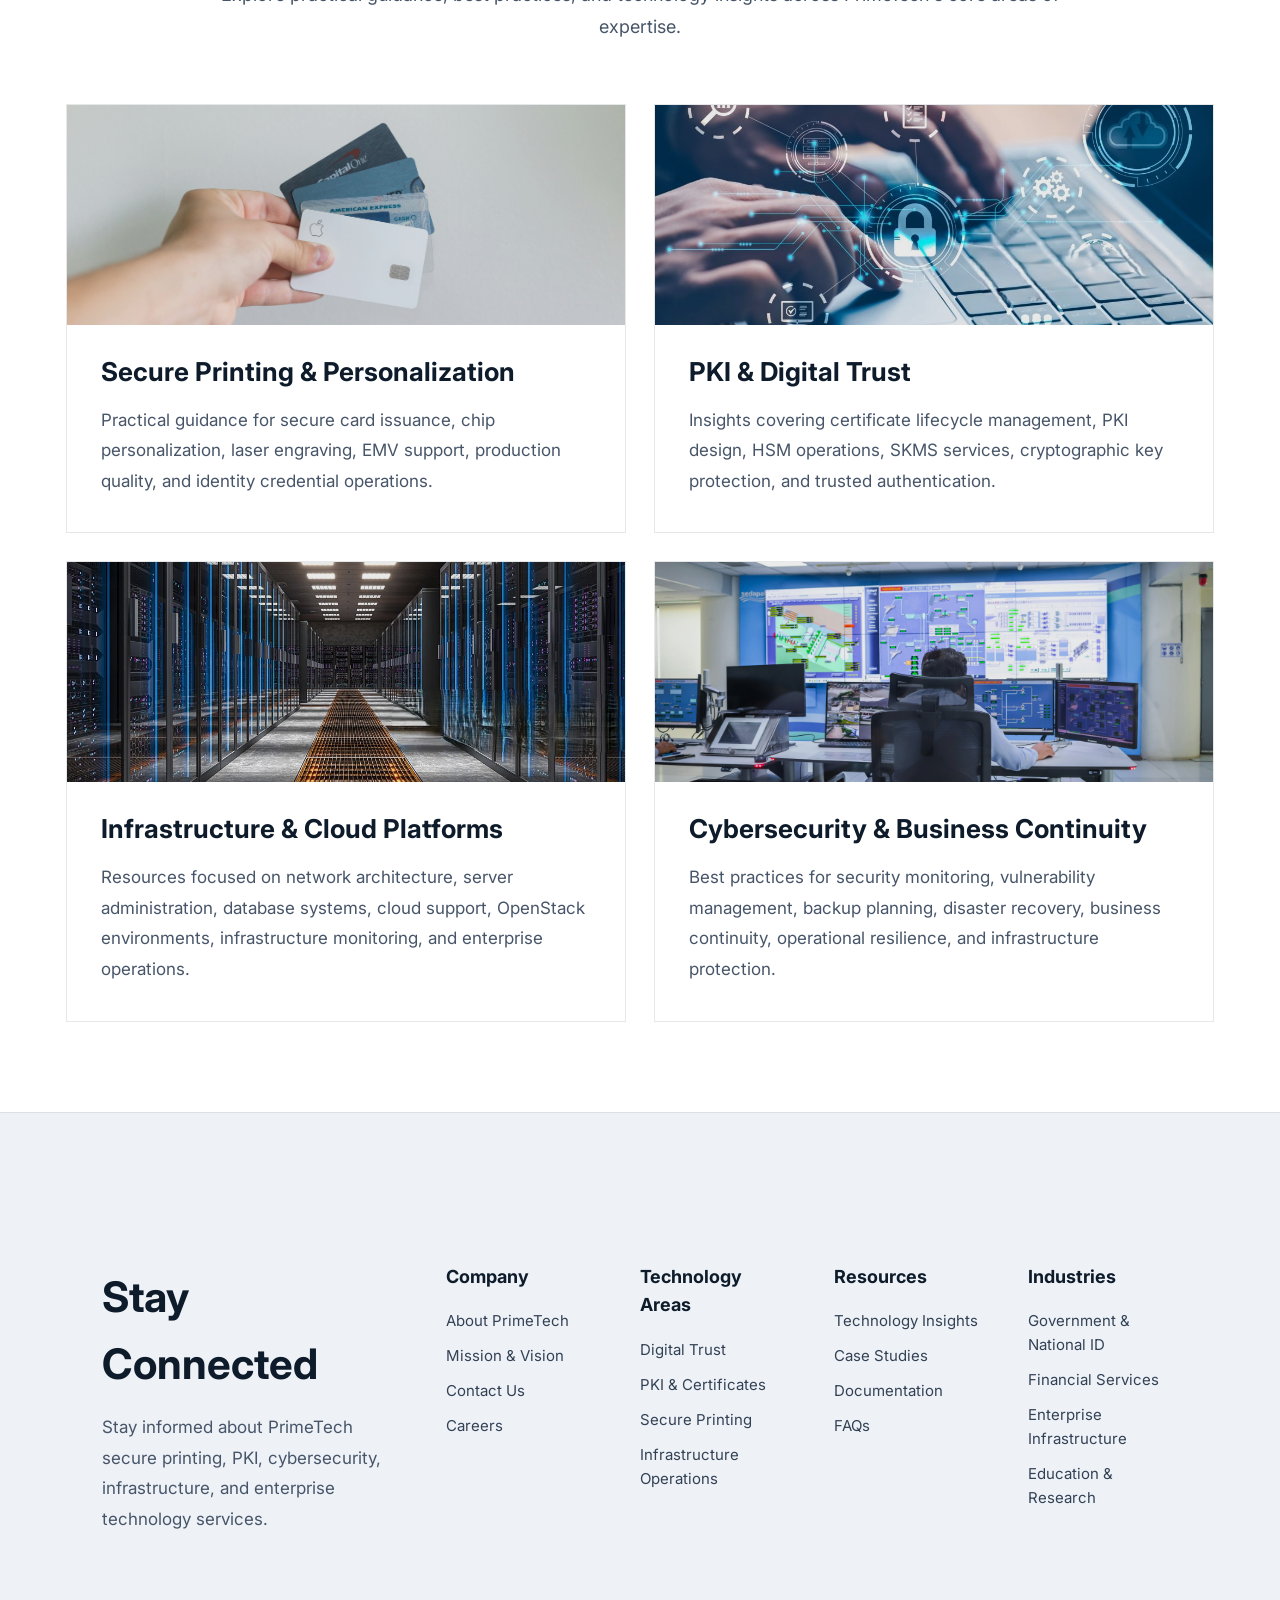
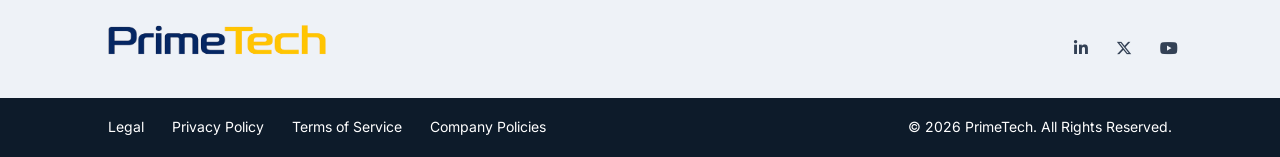
<file: resources.html>
<!DOCTYPE html>
<html lang="en">

<head>
    <meta charset="UTF-8">

    <meta name="viewport"
          content="width=device-width, initial-scale=1.0">

    <title>PrimeTech Resources | Enterprise Technology Knowledge Center</title>

<meta name="description"
content="Technology insights, best practices, enterprise infrastructure guidance, PKI resources, secure printing expertise, cybersecurity recommendations, and operational knowledge from PrimeTech.">

    <link rel="stylesheet"
href="https://cdnjs.cloudflare.com/ajax/libs/font-awesome/6.5.1/css/all.min.css">

<link rel="stylesheet"
href="https://unpkg.com/aos@2.3.1/dist/aos.css">

<link href="https://fonts.googleapis.com/css2?family=Inter:wght@400;500;600;700;800&display=swap" rel="stylesheet">

<link rel="stylesheet" href="style.css">
<link rel="icon" type="image/png" href="images/favicon.png">
</head>

<body>

       <!-- Navigation -->

  <nav class="navbar">

    <div class="navbar-inner">

    <a href="index.html" class="logo">

    <img src="images/logo-icon.png"
    alt="PrimeTech Icon"
    class="logo-icon-img">

    <div class="logo-wrapper">

        <img src="images/logo.png"
        alt="PrimeTech Logo"
        class="logo-img">

        <span class="logo-sub">
            TRUSTED DIGITAL INFRASTRUCTURE
        </span>

    </div>

</a>

    <div class="menu-toggle" onclick="toggleMenu()">
        ☰
    </div>

    <ul class="nav-links" id="navLinks">
        <li class="mega-menu-parent" id="solutionsMega">

            <a href="solutions.html">
            Solutions
            <i class="fas fa-chevron-down nav-arrow"></i>
            </a>

            <div class="mega-menu">

                <div class="mega-column">
                    <h4>By Industry</h4>

                    <a href="#">Government & National ID</a>
                    <a href="#">Financial Services</a>
                    <a href="#">Enterprise Infrastructure</a>
                    <a href="#">Education & Research</a>
                </div>

                <div class="mega-column">
                    <h4>By Solution</h4>

                    <a href="#">Secure Identity</a>

                    <a href="#">Infrastructure Protection</a>

                    <a href="#">PKI & Certificates</a>

                    <a href="#">Secure Printing</a>
                </div>
                
                <div class="mega-platform-panel">

                    <div class="solutions-feature">

                            <span class="feature-label">
                                PRIMETECH SOLUTIONS
                            </span>

                            <h3>Digital Trust Framework</h3>

                            <p>
                                Integrated solutions that combine identity,
                                PKI, secure printing, cybersecurity, and
                                infrastructure services into a unified
                                enterprise security platform.
                            </p>

                            <div class="feature-tags">
                                <span>Identity</span>
                                <span>PKI</span>
                                <span>Infrastructure</span>
                                <span>Security</span>
                            </div>

                        </div>

                    <div class="platform-panel-content">

                        <h4>Enterprise Security Platform</h4>

                        <p>
                            Integrated identity, PKI, cybersecurity,
                            secure printing, and infrastructure
                            solutions designed for enterprise
                            environments.
                        </p>

                        <a href="solutions.html">
                            Explore Solutions →
                        </a>

                    </div>

                </div>

                
                <div class="mega-menu-footer">
                    <a href="solutions.html">View All Solutions</a>
                </div>

            </div>

        </li>
        <li class="mega-menu-parent">

    <a href="services.html">
        Services
        <i class="fas fa-chevron-down nav-arrow"></i>
    </a>

    <div class="mega-menu">

            <div class="mega-column">
                <h4>Core Services</h4>

                <a href="services.html#secure-printing">Secure Printing Solutions</a>
                <a href="services.html#pki">PKI Solutions</a>
                <a href="services.html#network">Network Infrastructure</a>
                <a href="services.html#system-admin">System Administration</a>
            </div>

            <div class="mega-column">
                <h4>Managed Operations</h4>

                <a href="services.html#cybersecurity">Cybersecurity Services</a>
                <a href="services.html#backup">Backup & Continuity</a>
                <a href="services.html#managed-it">IT Consulting & Managed Services</a>
                <a href="services.html#system-admin">Cloud, Database & OpenStack Support</a>
            </div>

        <div class="mega-platform-panel">

                <div class="service-feature">

                    <span>PRIMETECH SERVICES</span>

                    <h4>Managed Services Model</h4>

                    <p>
                        Enterprise support for secure printing, PKI,
                        network infrastructure, system administration,
                        cybersecurity, cloud, database, OpenStack,
                        and managed technology operations.
                    </p>

                    <div class="service-feature-tags">
                        <span>Support</span>
                        <span>Monitoring</span>
                        <span>Operations</span>
                    </div>

                </div>

                <div class="platform-panel-content">

                    <h4>Reliable Service Delivery</h4>

                        <p>
                            Structured technical support designed
                            to keep enterprise systems secure,
                            available, and operational.
                        </p>

                        <a href="services.html">
                            Explore Services →
                        </a>

                </div>

            </div>

        <div class="mega-menu-footer">
            <a href="services.html">View All Services</a>
        </div>

    </div>

</li>

<li class="mega-menu-parent">

    <a href="resources.html" class="active-nav">
        Resources
        <i class="fas fa-chevron-down nav-arrow"></i>
    </a>

    <div class="mega-menu">

        <div class="mega-column">

            <h4>Insights & Guidance</h4>

            <a href="#">
                Technology Insights
            </a>

            <a href="#">
                Enterprise Best Practices
            </a>

            <a href="#">
                Industry Trends
            </a>

            <a href="#">
                Technical Articles
            </a>

        </div>

        <div class="mega-column">

            <h4>Resources</h4>

            <a href="#">
                Case Studies
            </a>

            <a href="#">
                Customer Success Stories
            </a>

            <a href="#">
                FAQs
            </a>

            <a href="#">
                Documentation
            </a>

        </div>

        <div class="mega-platform-panel">

                <div class="resource-feature">

                    <span>PRIMETECH RESOURCES</span>

                    <h4>Knowledge Center</h4>

                    <p>
                        Access expert guidance, industry insights,
                        implementation best practices, case studies,
                        and technical documentation.
                    </p>

                    <div class="resource-tags">
                        <span>Guides</span>
                        <span>Insights</span>
                        <span>Documentation</span>
                    </div>

                </div>

                <div class="platform-panel-content">

                    <h4>Reference Library</h4>

                        <p>
                            Explore practical resources designed to help
                            organizations strengthen security, infrastructure,
                            and digital trust initiatives.
                        </p>

                    <a href="resources.html">
                        View Resources →
                    </a>

                </div>

            </div>

        <div class="mega-menu-footer">
            <a href="resources.html">View All Resources</a>
        </div>

    </div>

</li>

<li class="mega-menu-parent">

    <a href="about.html">
        Company
        <i class="fas fa-chevron-down nav-arrow"></i>
    </a>

    <div class="mega-menu company-mega-menu">

        <div class="mega-column">
            <h4>About Us</h4>

            <a href="about.html">About PrimeTech</a>
            <a href="about.html#mission">Mission & Vision</a>
            <a href="about.html#team">Our Experts</a>
            <a href="contact.html">Contact PrimeTech</a>
        </div>

        <div class="mega-column">
            <h4>Operations</h4>

            <a href="about.html">Enterprise Reliability</a>
            <a href="services.html">Secure Operations</a>
            <a href="services.html">Technology Focus</a>
            <a href="contact.html">Customer Support</a>
        </div>

        <div class="mega-column">
            <h4>Company Focus</h4>

            <a href="solutions.html">Digital Trust</a>
            <a href="services.html">Infrastructure Support</a>
            <a href="services.html">Secure Printing Services</a>
            <a href="solutions.html">PKI & Identity Operations</a>
        </div>

    </div>

</li>

<li>
    <a href="contact.html" class="nav-cta">
        Contact Us
    </a>
</li>

</ul>
</div>
</nav>
<section class="page-hero">

    <h1>Resources & Insights</h1>

    <p>
        Explore expert insights, implementation guidance, case studies, and best practices across secure printing, PKI, digital trust, infrastructure, and enterprise IT operations.
    </p>

</section>
<section class="resources-hub" data-aos="fade-up">

    <div class="resources-header">

        <span class="hero-label">Knowledge Center</span>

        <h2>Enterprise Technology Resources</h2>

        <p>
            Practical insights, solution guidance,
            and technical resources for secure infrastructure,
            PKI, cybersecurity, and enterprise IT operations.
        </p>

    </div>

    <div class="resources-grid">

        <div class="resource-card">
            <span>Guide</span>
            <h3>PKI & Digital Trust Planning</h3>
            <p>
                Understand how certificate management,
                HSM integration, and cryptographic operations
                support secure enterprise environments.
            </p>
            <a href="services.html#pki">Read More →</a>
        </div>

        <div class="resource-card">
            <span>Case Study</span>
            <h3>Secure Infrastructure Deployment</h3>
            <p>
                Explore how structured infrastructure,
                server operations, and network protection
                support reliable business continuity.
            </p>
            <a href="services.html#network">Read More →</a>
        </div>

        <div class="resource-card">
            <span>Insight</span>
            <h3>Cybersecurity for Enterprise Operations</h3>
            <p>
                Learn how organizations can strengthen
                infrastructure protection, endpoint security,
                and operational monitoring.
            </p>
            <a href="services.html#cybersecurity">Read More →</a>
        </div>

    </div>

</section>
<section class="knowledge-areas" data-aos="fade-up">

    <div class="services-page-header">

        <span class="hero-label">
            Knowledge Areas
        </span>

        <h2>
            Expertise Across Critical Technology Domains
        </h2>

        <p>
            Explore practical guidance, best practices,
            and technology insights across PrimeTech's
            core areas of expertise.
        </p>

    </div>

   <div class="knowledge-matrix image-knowledge-grid">

    <div class="knowledge-matrix-item">
        <img src="images/secure-printing.jpg" alt="Secure printing and personalization">
        <h3>Secure Printing & Personalization</h3>
        <p>
            Practical guidance for secure card issuance, chip personalization,
            laser engraving, EMV support, production quality, and identity
            credential operations.
        </p>
    </div>

    <div class="knowledge-matrix-item">
        <img src="images/digital-trust.jpg" alt="PKI and digital trust">
        <h3>PKI & Digital Trust</h3>
        <p>
            Insights covering certificate lifecycle management, PKI design,
            HSM operations, SKMS services, cryptographic key protection,
            and trusted authentication.
        </p>
    </div>

    <div class="knowledge-matrix-item">
        <img src="images/infrastructure-cloud.jpg" alt="Infrastructure and cloud platforms">
        <h3>Infrastructure & Cloud Platforms</h3>
        <p>
            Resources focused on network architecture, server administration,
            database systems, cloud support, OpenStack environments,
            infrastructure monitoring, and enterprise operations.
        </p>
    </div>

    <div class="knowledge-matrix-item">
        <img src="images/cybersecurity-continuity.jpg" alt="Cybersecurity and business continuity">
        <h3>Cybersecurity & Business Continuity</h3>
        <p>
            Best practices for security monitoring, vulnerability management,
            backup planning, disaster recovery, business continuity,
            operational resilience, and infrastructure protection.
        </p>
    </div>

</div>

</section>

    <footer class="footer entrust-style-footer">

    <div class="footer-top">

        <div class="footer-stay">
            <h2>Stay Connected</h2>

            <p>
                Stay informed about PrimeTech secure printing,
                PKI, cybersecurity, infrastructure, and enterprise
                technology services.
            </p>

            
        </div>
        
        <div class="footer-column">
            <h3>Company</h3>

            <a href="about.html">About PrimeTech</a>
            <a href="about.html#mission">Mission & Vision</a>
            <a href="contact.html">Contact Us</a>
            <a href="#">Careers</a>
        </div>

        <div class="footer-column">
            <h3>Technology Areas</h3>

            <a href="solutions.html">Digital Trust</a>
            <a href="solutions.html">PKI & Certificates</a>
            <a href="services.html">Secure Printing</a>
            <a href="services.html">Infrastructure Operations</a>
        </div>

        <div class="footer-column">
            <h3>Resources</h3>

            <a href="resources.html">Technology Insights</a>
            <a href="resources.html">Case Studies</a>
            <a href="resources.html">Documentation</a>
            <a href="resources.html">FAQs</a>
        </div>

        <div class="footer-column">
            <h3>Industries</h3>

            <a href="solutions.html">Government & National ID</a>
            <a href="solutions.html">Financial Services</a>
            <a href="solutions.html">Enterprise Infrastructure</a>
            <a href="solutions.html">Education & Research</a>
        </div>

    </div>
    <div class="footer-brand-row">

                <img src="images/logo.png"
                    alt="PrimeTech Logo"
                    class="footer-logo">

                <div class="footer-social">
                    <a href="#"><i class="fab fa-linkedin-in"></i></a>
                    <a href="#"><i class="fab fa-x-twitter"></i></a>
                    <a href="#"><i class="fab fa-youtube"></i></a>
                </div>

    </div>
    <div class="footer-legal">
        <div class="legal-links">
            <a href="#">Legal</a>
            <a href="#">Privacy Policy</a>
            <a href="#">Terms of Service</a>
            <a href="#">Company Policies</a>
        </div>

        <p>© 2026 PrimeTech. All Rights Reserved.</p>
    </div>

</footer>

<a href="https://wa.me/93785555520"
class="support-float"
target="_blank">

    <i class="fas fa-comment-dots"></i>

</a>

<script src="https://unpkg.com/aos@2.3.1/dist/aos.js"></script>


<script src="https://unpkg.com/aos@2.3.1/dist/aos.js"></script>
<script src="script.js"></script>

</body>

</html>
</file>
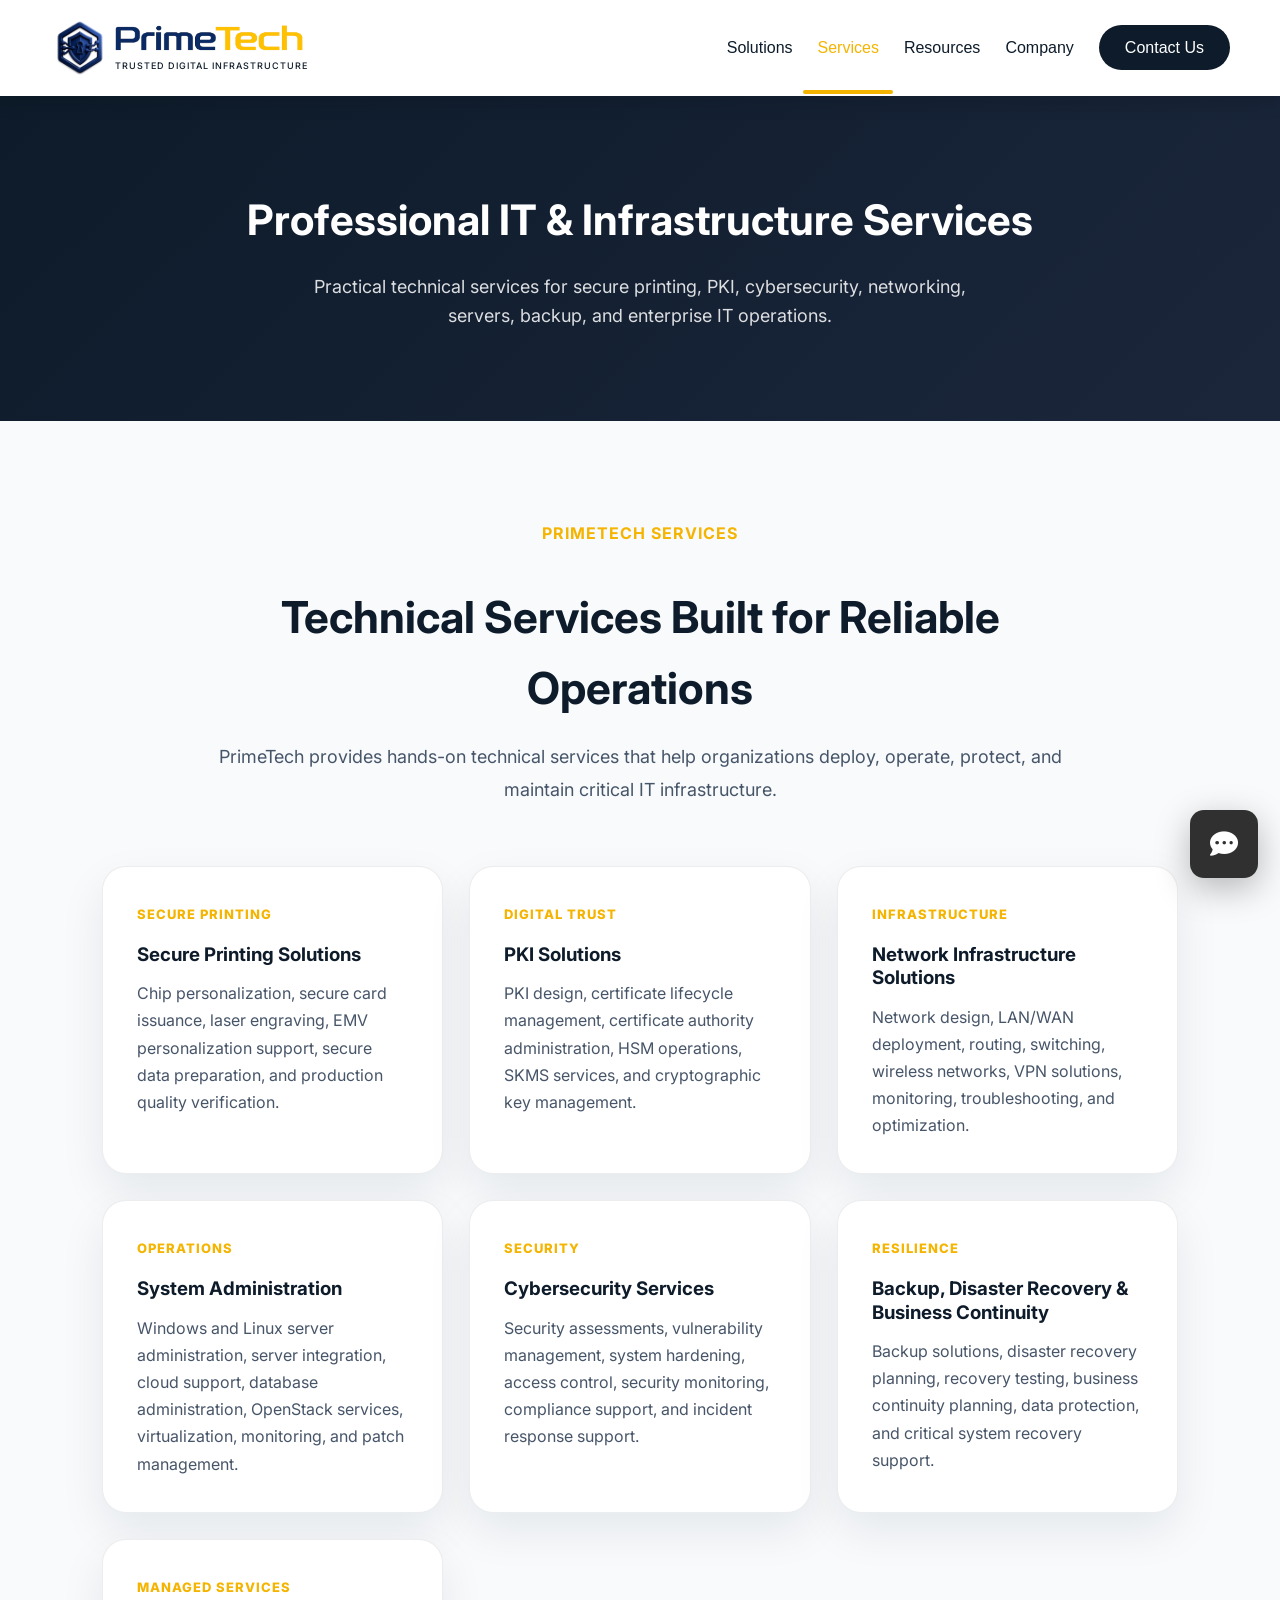
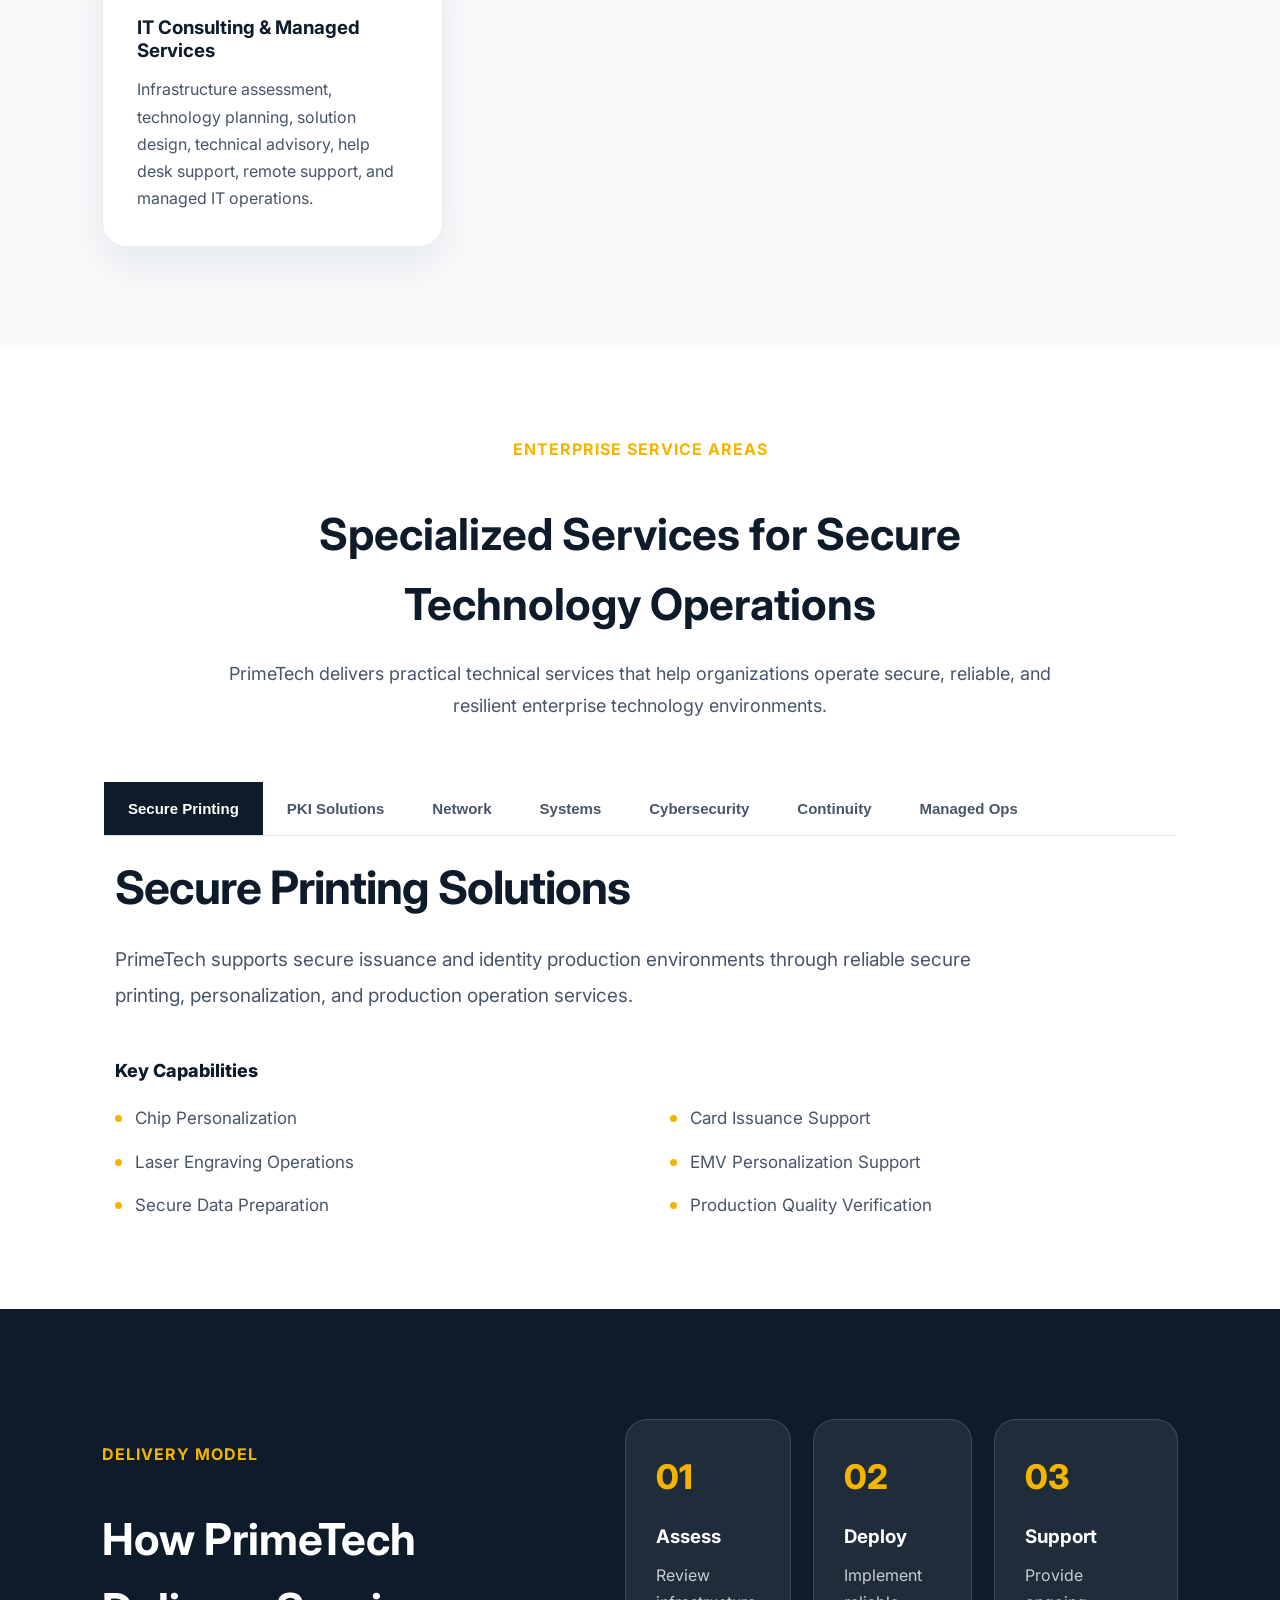
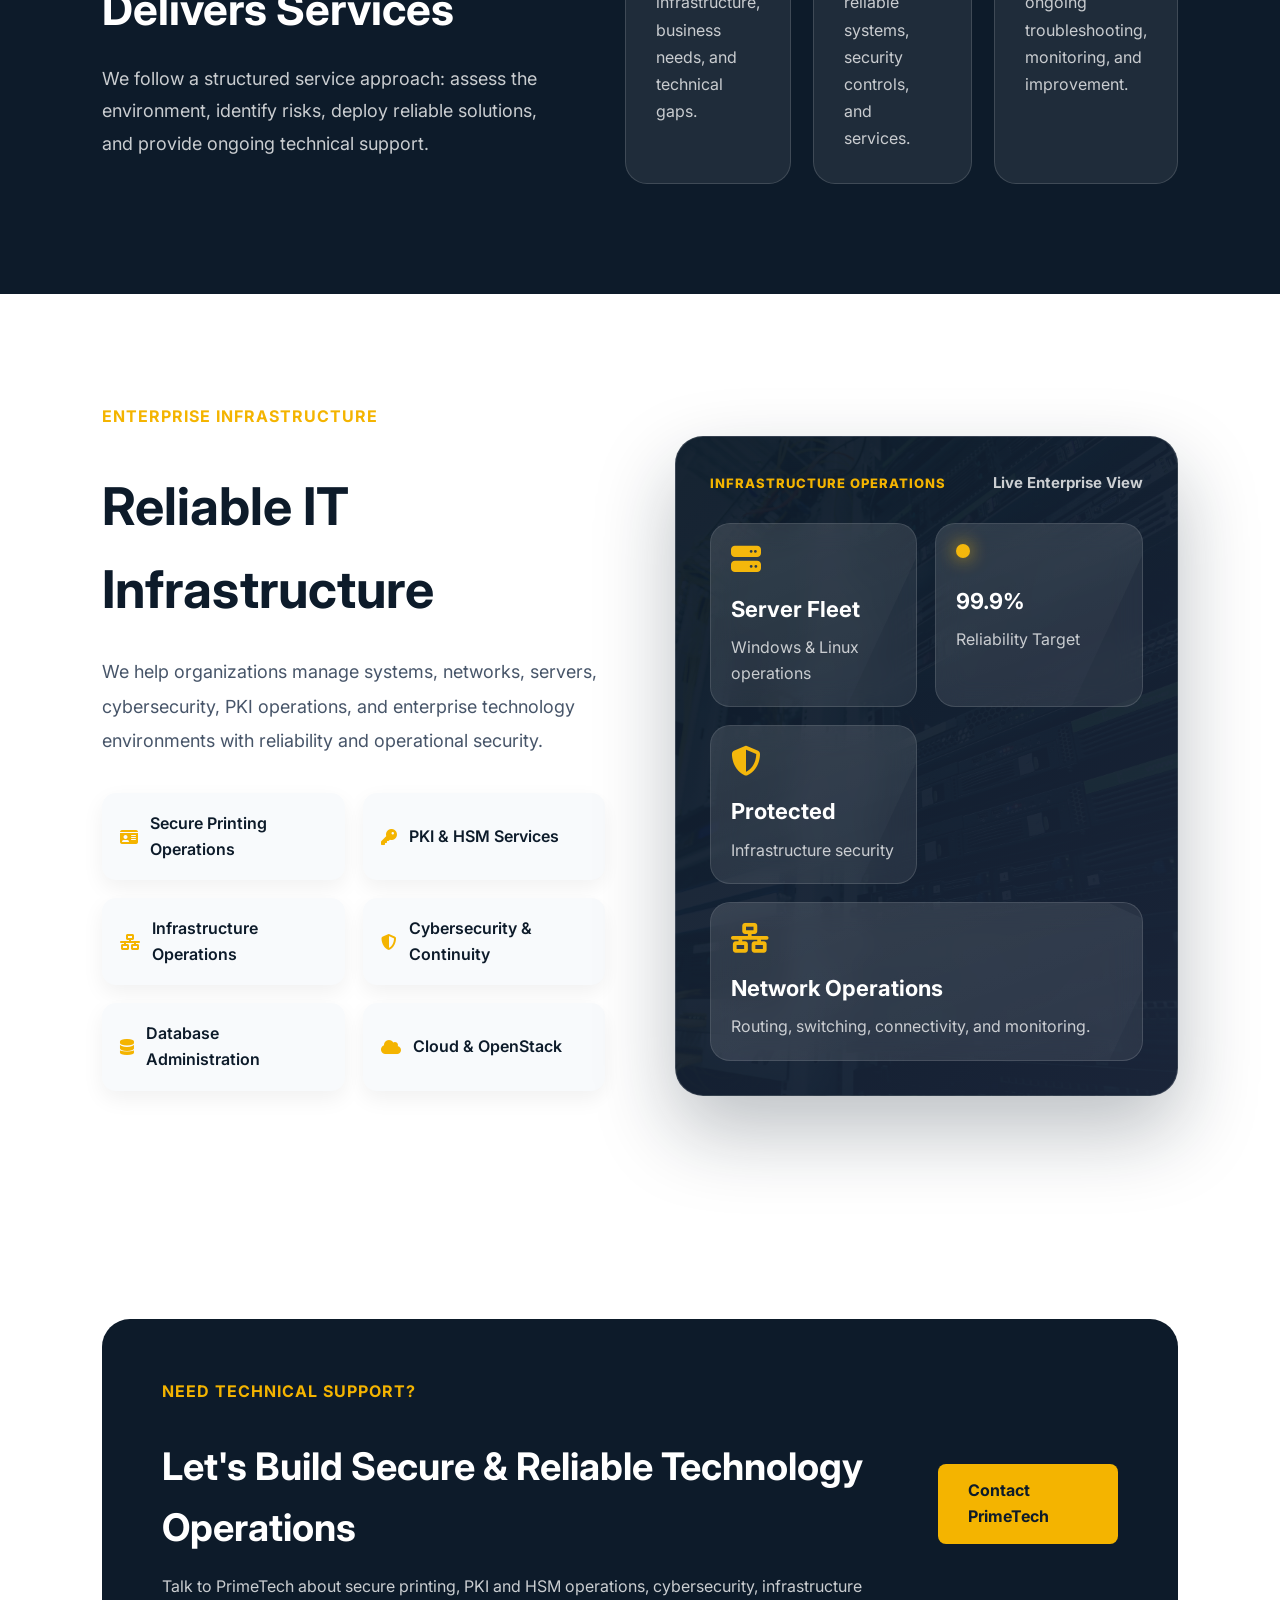
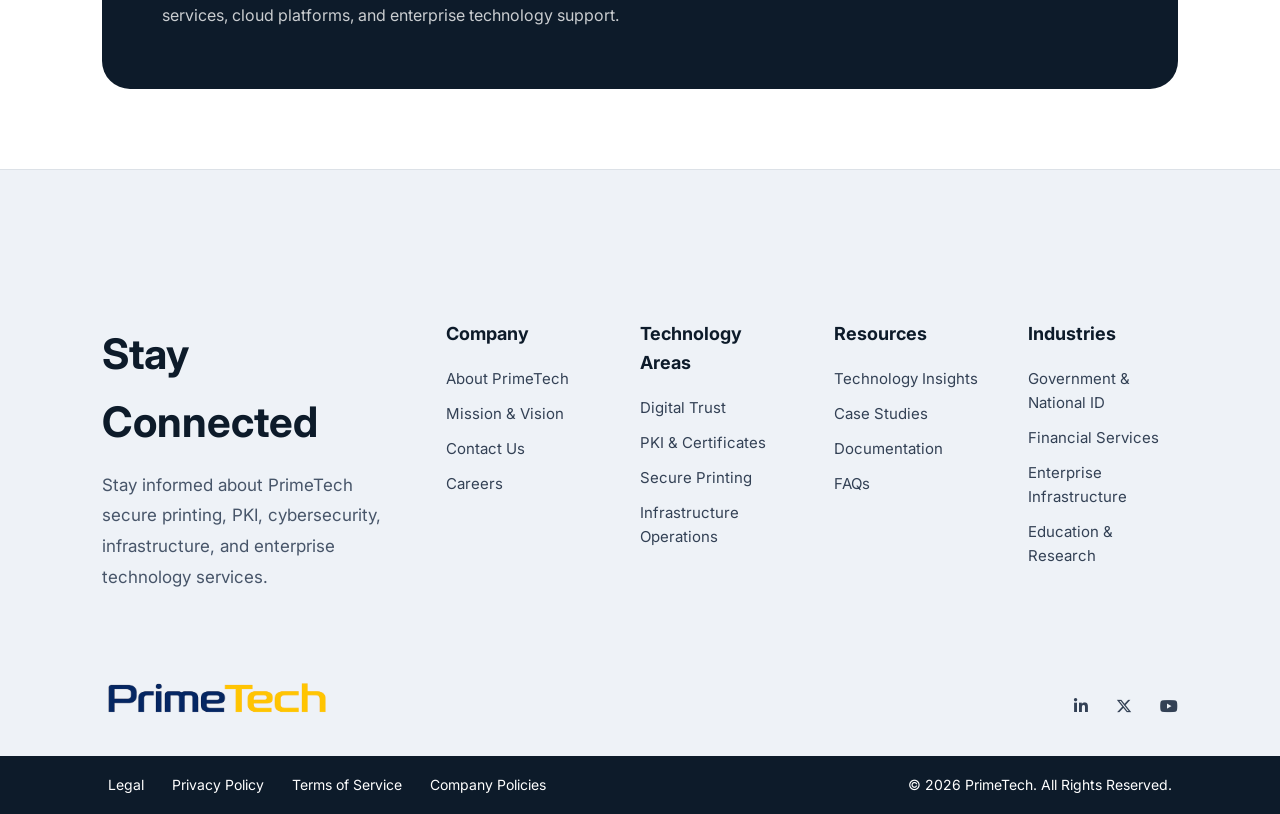
<file: services.html>
<!DOCTYPE html>
<html lang="en">

<head>
    <meta charset="UTF-8">

    <meta name="viewport"
          content="width=device-width, initial-scale=1.0">

    <title>Services | PrimeTech Solutions</title>
    <meta name="description"
    content="PrimeTech provides secure printing, HSM & key management, chip personalization, laser engraving, network infrastructure, server management, backup solutions, and professional IT support services for businesses and secure environments.">
    <link rel="icon" type="image/png" href="images/favicon.png">

    <link rel="stylesheet"
    href="https://cdnjs.cloudflare.com/ajax/libs/font-awesome/6.5.1/css/all.min.css">
    <link rel="stylesheet"
    href="https://unpkg.com/aos@2.3.1/dist/aos.css">

    <link href="https://fonts.googleapis.com/css2?family=Inter:wght@400;500;600;700;800&display=swap" rel="stylesheet">

    <link rel="stylesheet" href="style.css">
</head>

<body>

  <!-- Navigation -->

   <nav class="navbar">

    <div class="navbar-inner">

    <a href="index.html" class="logo">

    <img src="images/logo-icon.png"
    alt="PrimeTech Icon"
    class="logo-icon-img">

    <div class="logo-wrapper">

        <img src="images/logo.png"
        alt="PrimeTech Logo"
        class="logo-img">

        <span class="logo-sub">
            TRUSTED DIGITAL INFRASTRUCTURE
        </span>

    </div>

</a>

    <div class="menu-toggle" onclick="toggleMenu()">
        ☰
    </div>

    <ul class="nav-links" id="navLinks">
        <li class="mega-menu-parent" id="solutionsMega">

            <a href="solutions.html">
            Solutions
            <i class="fas fa-chevron-down nav-arrow"></i>
            </a>

            <div class="mega-menu">

                <div class="mega-column">
                    <h4>By Industry</h4>

                    <a href="#">Government & National ID</a>
                    <a href="#">Financial Services</a>
                    <a href="#">Enterprise Infrastructure</a>
                    <a href="#">Education & Research</a>
                </div>

                <div class="mega-column">
                    <h4>By Solution</h4>

                    <a href="#">Secure Identity</a>

                    <a href="#">Infrastructure Protection</a>

                    <a href="#">PKI & Certificates</a>

                    <a href="#">Secure Printing</a>
                </div>
                
                <div class="mega-platform-panel">

                    <div class="solutions-feature">

                            <span class="feature-label">
                                PRIMETECH SOLUTIONS
                            </span>

                            <h3>Digital Trust Framework</h3>

                            <p>
                                Integrated solutions that combine identity,
                                PKI, secure printing, cybersecurity, and
                                infrastructure services into a unified
                                enterprise security platform.
                            </p>

                            <div class="feature-tags">
                                <span>Identity</span>
                                <span>PKI</span>
                                <span>Infrastructure</span>
                                <span>Security</span>
                            </div>

                        </div>

                    <div class="platform-panel-content">

                        <h4>Enterprise Security Platform</h4>

                        <p>
                            Integrated identity, PKI, cybersecurity,
                            secure printing, and infrastructure
                            solutions designed for enterprise
                            environments.
                        </p>

                        <a href="solutions.html">
                            Explore Solutions →
                        </a>

                    </div>

                </div>

                
                <div class="mega-menu-footer">
                    <a href="solutions.html">View All Solutions</a>
                </div>

            </div>

        </li>
        <li class="mega-menu-parent">

        <a href="services.html" class="active-nav">
        Services
        <i class="fas fa-chevron-down nav-arrow"></i>
    </a>

    <div class="mega-menu">

            <div class="mega-column">
                <h4>Core Services</h4>

                <a href="services.html#secure-printing">Secure Printing Solutions</a>
                <a href="services.html#pki">PKI Solutions</a>
                <a href="services.html#network">Network Infrastructure</a>
                <a href="services.html#system-admin">System Administration</a>
            </div>

            <div class="mega-column">
                <h4>Managed Operations</h4>

                <a href="services.html#cybersecurity">Cybersecurity Services</a>
                <a href="services.html#backup">Backup & Continuity</a>
                <a href="services.html#managed-it">IT Consulting & Managed Services</a>
                <a href="services.html#system-admin">Cloud, Database & OpenStack Support</a>
            </div>

        <div class="mega-platform-panel">

                <div class="service-feature">

                    <span>PRIMETECH SERVICES</span>

                    <h4>Managed Services Model</h4>

                    <p>
                        Enterprise support for secure printing, PKI,
                        network infrastructure, system administration,
                        cybersecurity, cloud, database, OpenStack,
                        and managed technology operations.
                    </p>

                    <div class="service-feature-tags">
                        <span>Support</span>
                        <span>Monitoring</span>
                        <span>Operations</span>
                    </div>

                </div>

                <div class="platform-panel-content">

                    <h4>Reliable Service Delivery</h4>

                        <p>
                            Structured technical support designed
                            to keep enterprise systems secure,
                            available, and operational.
                        </p>

                        <a href="services.html">
                            Explore Services →
                        </a>

                </div>

            </div>

        <div class="mega-menu-footer">
            <a href="services.html">View All Services</a>
        </div>

    </div>

</li>

<li class="mega-menu-parent">

    <a href="resources.html">
        Resources
        <i class="fas fa-chevron-down nav-arrow"></i>
    </a>

    <div class="mega-menu">

        <div class="mega-column">

            <h4>Insights & Guidance</h4>

            <a href="#">
                Technology Insights
            </a>

            <a href="#">
                Enterprise Best Practices
            </a>

            <a href="#">
                Industry Trends
            </a>

            <a href="#">
                Technical Articles
            </a>

        </div>

        <div class="mega-column">

            <h4>Resources</h4>

            <a href="#">
                Case Studies
            </a>

            <a href="#">
                Customer Success Stories
            </a>

            <a href="#">
                FAQs
            </a>

            <a href="#">
                Documentation
            </a>

        </div>

        <div class="mega-platform-panel">

                <div class="resource-feature">

                    <span>PRIMETECH RESOURCES</span>

                    <h4>Knowledge Center</h4>

                    <p>
                        Access expert guidance, industry insights,
                        implementation best practices, case studies,
                        and technical documentation.
                    </p>

                    <div class="resource-tags">
                        <span>Guides</span>
                        <span>Insights</span>
                        <span>Documentation</span>
                    </div>

                </div>

                <div class="platform-panel-content">

                    <h4>Reference Library</h4>

                        <p>
                            Explore practical resources designed to help
                            organizations strengthen security, infrastructure,
                            and digital trust initiatives.
                        </p>

                    <a href="resources.html">
                        View Resources →
                    </a>

                </div>

            </div>

        <div class="mega-menu-footer">
            <a href="resources.html">View All Resources</a>
        </div>

    </div>

</li>

<li class="mega-menu-parent">

    <a href="about.html">
        Company
        <i class="fas fa-chevron-down nav-arrow"></i>
    </a>

    <div class="mega-menu company-mega-menu">

        <div class="mega-column">
            <h4>About Us</h4>

            <a href="about.html">About PrimeTech</a>
            <a href="about.html#mission">Mission & Vision</a>
            <a href="about.html#team">Our Experts</a>
            <a href="contact.html">Contact PrimeTech</a>
        </div>

        <div class="mega-column">
            <h4>Operations</h4>

            <a href="about.html">Enterprise Reliability</a>
            <a href="services.html">Secure Operations</a>
            <a href="services.html">Technology Focus</a>
            <a href="contact.html">Customer Support</a>
        </div>

        <div class="mega-column">
            <h4>Company Focus</h4>

            <a href="solutions.html">Digital Trust</a>
            <a href="services.html">Infrastructure Support</a>
            <a href="services.html">Secure Printing Services</a>
            <a href="solutions.html">PKI & Identity Operations</a>
        </div>

    </div>

</li>

<li>
    <a href="contact.html" class="nav-cta">
        Contact Us
    </a>
</li>

</ul>
</div>
</nav>
<section class="page-hero">

    <h1>Professional IT & Infrastructure Services</h1>

    <p>
        Practical technical services for secure printing,
        PKI, cybersecurity, networking, servers,
        backup, and enterprise IT operations.
    </p>

</section>
<section class="services-page-section" data-aos="fade-up">

    <div class="services-page-header">

        <span class="hero-label">PrimeTech Services</span>

        <h2>Technical Services Built for Reliable Operations</h2>

        <p>
            PrimeTech provides hands-on technical services
            that help organizations deploy, operate,
            protect, and maintain critical IT infrastructure.
        </p>

    </div>

    <div class="services-category-grid">

        <div class="service-detail-card" id="secure-printing">
                <span>SECURE PRINTING</span>
                <h3>Secure Printing Solutions</h3>
                <p>
                    Chip personalization, secure card issuance, laser engraving,
                    EMV personalization support, secure data preparation,
                    and production quality verification.
                </p>
            </div>

            <div class="service-detail-card" id="pki">
                <span>DIGITAL TRUST</span>
                <h3>PKI Solutions</h3>
                <p>
                    PKI design, certificate lifecycle management,
                    certificate authority administration, HSM operations,
                    SKMS services, and cryptographic key management.
                </p>
            </div>

            <div class="service-detail-card" id="network">
                <span>INFRASTRUCTURE</span>
                <h3>Network Infrastructure Solutions</h3>
                <p>
                    Network design, LAN/WAN deployment, routing,
                    switching, wireless networks, VPN solutions,
                    monitoring, troubleshooting, and optimization.
                </p>
            </div>

            <div class="service-detail-card" id="system-admin">
                <span>OPERATIONS</span>
                <h3>System Administration</h3>
                <p>
                    Windows and Linux server administration, server integration,
                    cloud support, database administration, OpenStack services,
                    virtualization, monitoring, and patch management.
                </p>
            </div>

            <div class="service-detail-card" id="cybersecurity">
                <span>SECURITY</span>
                <h3>Cybersecurity Services</h3>
                <p>
                    Security assessments, vulnerability management,
                    system hardening, access control, security monitoring,
                    compliance support, and incident response support.
                </p>
            </div>

            <div class="service-detail-card" id="backup">
                <span>RESILIENCE</span>
                <h3>Backup, Disaster Recovery & Business Continuity</h3>
                <p>
                    Backup solutions, disaster recovery planning,
                    recovery testing, business continuity planning,
                    data protection, and critical system recovery support.
                </p>
            </div>

            <div class="service-detail-card" id="managed-it">
                <span>MANAGED SERVICES</span>
                <h3>IT Consulting & Managed Services</h3>
                <p>
                    Infrastructure assessment, technology planning,
                    solution design, technical advisory, help desk support,
                    remote support, and managed IT operations.
                </p>
            </div>

    </div>

</section>

<section class="service-capabilities" data-aos="fade-up">

    <div class="services-page-header">

        <span class="hero-label">
            Enterprise Service Areas
        </span>

        <h2>
            Specialized Services for Secure Technology Operations
        </h2>

        <p>
            PrimeTech delivers practical technical services
            that help organizations operate secure, reliable,
            and resilient enterprise technology environments.
        </p>

    </div>

    <div class="service-explorer">

    <div class="service-tabs">

        <button class="service-tab active" type="button" data-service="service-secure-printing">
            Secure Printing
        </button>

        <button class="service-tab" type="button" data-service="service-pki">
            PKI Solutions
        </button>

        <button class="service-tab" type="button" data-service="service-network">
            Network
        </button>

        <button class="service-tab" type="button" data-service="service-systems">
            Systems
        </button>

        <button class="service-tab" type="button" data-service="service-cybersecurity">
            Cybersecurity
        </button>

        <button class="service-tab" type="button" data-service="service-continuity">
            Continuity
        </button>

        <button class="service-tab" type="button" data-service="service-managed">
            Managed Ops
        </button>

    </div>

    <div class="service-detail active" id="service-secure-printing">
        <h3>Secure Printing Solutions</h3>
        <p>
            PrimeTech supports secure issuance and identity production environments through
            reliable secure printing, personalization, and production operation services.
        </p>

        <h4>Key Capabilities</h4>
        <ul>
            <li>Chip Personalization</li>
            <li>Card Issuance Support</li>
            <li>Laser Engraving Operations</li>
            <li>EMV Personalization Support</li>
            <li>Secure Data Preparation</li>
            <li>Production Quality Verification</li>
        </ul>
    </div>

    <div class="service-detail" id="service-pki">
        <h3>PKI Solutions</h3>
        <p>
            PrimeTech delivers PKI services that help organizations manage certificates,
            cryptographic operations, HSM environments, and trusted authentication services.
        </p>

        <h4>Key Capabilities</h4>
        <ul>
            <li>PKI Design & Deployment</li>
            <li>Certificate Lifecycle Management</li>
            <li>HSM Operations</li>
            <li>SKMS Services</li>
            <li>Certificate Automation</li>
            <li>Certificate Policy & CPS Support</li>
        </ul>
    </div>

    <div class="service-detail" id="service-network">
        <h3>Network Infrastructure Solutions</h3>
        <p>
            PrimeTech provides network infrastructure services that support secure connectivity,
            reliable communication, and stable enterprise operations.
        </p>

        <h4>Key Capabilities</h4>
        <ul>
            <li>Network Design & Implementation</li>
            <li>Routing & Switching</li>
            <li>Firewall & Security Support</li>
            <li>Wireless & WAN Services</li>
            <li>Network Monitoring</li>
            <li>SD-WAN Support</li>
        </ul>
    </div>

    <div class="service-detail" id="service-systems">
        <h3>System Administration</h3>
        <p>
            PrimeTech manages enterprise systems and server platforms to support reliable,
            secure, and efficient technology operations.
        </p>

        <h4>Key Capabilities</h4>
        <ul>
            <li>Server Administration</li>
            <li>Server Integration</li>
            <li>Cloud Support</li>
            <li>Database Administration</li>
            <li>OpenStack Services</li>
            <li>Backup & Recovery Support</li>
        </ul>
    </div>

    <div class="service-detail" id="service-cybersecurity">
        <h3>Cybersecurity Services</h3>
        <p>
            PrimeTech helps organizations strengthen security posture through assessment,
            hardening, monitoring, and operational security support.
        </p>

        <h4>Key Capabilities</h4>
        <ul>
            <li>Security Assessments</li>
            <li>Vulnerability Management</li>
            <li>System Hardening</li>
            <li>Access Control Support</li>
            <li>Security Monitoring</li>
            <li>Incident Response Support</li>
        </ul>
    </div>

    <div class="service-detail" id="service-continuity">
        <h3>Business Continuity</h3>
        <p>
            PrimeTech supports continuity planning and recovery readiness for critical
            systems, infrastructure, and business operations.
        </p>

        <h4>Key Capabilities</h4>
        <ul>
            <li>Backup Solutions</li>
            <li>Disaster Recovery Planning</li>
            <li>Recovery Testing</li>
            <li>Data Protection</li>
            <li>Business Continuity Planning</li>
            <li>Critical System Recovery</li>
        </ul>
    </div>

    <div class="service-detail" id="service-managed">
        <h3>Managed Technology Operations</h3>
        <p>
            PrimeTech provides practical technical support and advisory services for
            organizations that need reliable day-to-day IT operations.
        </p>

        <h4>Key Capabilities</h4>
        <ul>
            <li>IT Consulting</li>
            <li>Help Desk Support</li>
            <li>Remote Assistance</li>
            <li>Infrastructure Support</li>
            <li>Technical Advisory</li>
            <li>Managed IT Operations</li>
        </ul>
    </div>

</div>
</section>

<section class="service-process" data-aos="fade-up">

    <div class="process-content">

        <span class="hero-label">Delivery Model</span>

        <h2>How PrimeTech Delivers Services</h2>

        <p>
            We follow a structured service approach:
            assess the environment, identify risks,
            deploy reliable solutions, and provide
            ongoing technical support.
        </p>

    </div>

    <div class="process-steps">

        <div>
            <span>01</span>
            <h3>Assess</h3>
            <p>Review infrastructure, business needs, and technical gaps.</p>
        </div>

        <div>
            <span>02</span>
            <h3>Deploy</h3>
            <p>Implement reliable systems, security controls, and services.</p>
        </div>

        <div>
            <span>03</span>
            <h3>Support</h3>
            <p>Provide ongoing troubleshooting, monitoring, and improvement.</p>
        </div>

    </div>

</section>
<!-- Infrastructure Section -->

<section class="infrastructure-section" data-aos="fade-up">

    <div class="infrastructure-content">

        <span class="hero-label">
            Enterprise Infrastructure
        </span>

        <h2>Reliable IT Infrastructure</h2>

        <p>
            We help organizations manage systems,
            networks, servers, cybersecurity,
            PKI operations, and enterprise
            technology environments with reliability
            and operational security.
        </p>

        <div class="infra-points">

            <div>
                <i class="fas fa-id-card"></i>
                Secure Printing Operations
            </div>

            <div>
                <i class="fas fa-key"></i>
                PKI & HSM Services
            </div>

            <div>
                <i class="fas fa-network-wired"></i>
                Infrastructure Operations
            </div>

            <div>
                <i class="fas fa-shield-halved"></i>
                Cybersecurity & Continuity
            </div>

            <div>
                <i class="fas fa-database"></i>
                Database Administration
            </div>

            <div>
                <i class="fas fa-cloud"></i>
                Cloud & OpenStack
            </div>

        </div>

    </div>

    <div class="infra-dashboard">

    <div class="dashboard-header">
        <span>Infrastructure Operations</span>
        <strong>Live Enterprise View</strong>
    </div>

    <div class="dashboard-grid">

        <div class="dashboard-tile large">
            <i class="fas fa-server"></i>
            <h3>Server Fleet</h3>
            <p>Windows & Linux operations</p>
        </div>

        <div class="dashboard-tile">
            <span class="status-dot"></span>
            <h3>99.9%</h3>
            <p>Reliability Target</p>
        </div>

        <div class="dashboard-tile">
            <i class="fas fa-shield-halved"></i>
            <h3>Protected</h3>
            <p>Infrastructure security</p>
        </div>

        <div class="dashboard-tile wide">
            <i class="fas fa-network-wired"></i>
            <h3>Network Operations</h3>
            <p>Routing, switching, connectivity, and monitoring.</p>
        </div>

    </div>

</div>

</section>
<section class="services-cta" data-aos="zoom-in">

    <div>
        <span class="hero-label">Need Technical Support?</span>

        <h2>Let's Build Secure & Reliable Technology Operations</h2>

        <p>
            Talk to PrimeTech about secure printing, PKI and HSM operations, cybersecurity, infrastructure services, cloud platforms, and enterprise technology support.
        </p>
    </div>

    <a href="contact.html" class="primary-btn">
        Contact PrimeTech
    </a>

</section>
 <footer class="footer entrust-style-footer">

    <div class="footer-top">

        <div class="footer-stay">
            <h2>Stay Connected</h2>

            <p>
                Stay informed about PrimeTech secure printing,
                PKI, cybersecurity, infrastructure, and enterprise
                technology services.
            </p>

            
        </div>
        
        <div class="footer-column">
            <h3>Company</h3>

            <a href="about.html">About PrimeTech</a>
            <a href="about.html#mission">Mission & Vision</a>
            <a href="contact.html">Contact Us</a>
            <a href="#">Careers</a>
        </div>

        <div class="footer-column">
            <h3>Technology Areas</h3>

            <a href="solutions.html">Digital Trust</a>
            <a href="solutions.html">PKI & Certificates</a>
            <a href="services.html">Secure Printing</a>
            <a href="services.html">Infrastructure Operations</a>
        </div>

        <div class="footer-column">
            <h3>Resources</h3>

            <a href="resources.html">Technology Insights</a>
            <a href="resources.html">Case Studies</a>
            <a href="resources.html">Documentation</a>
            <a href="resources.html">FAQs</a>
        </div>

        <div class="footer-column">
            <h3>Industries</h3>

            <a href="solutions.html">Government & National ID</a>
            <a href="solutions.html">Financial Services</a>
            <a href="solutions.html">Enterprise Infrastructure</a>
            <a href="solutions.html">Education & Research</a>
        </div>

    </div>
    <div class="footer-brand-row">

                <img src="images/logo.png"
                    alt="PrimeTech Logo"
                    class="footer-logo">

                <div class="footer-social">
                    <a href="#"><i class="fab fa-linkedin-in"></i></a>
                    <a href="#"><i class="fab fa-x-twitter"></i></a>
                    <a href="#"><i class="fab fa-youtube"></i></a>
                </div>

    </div>
    <div class="footer-legal">
        <div class="legal-links">
            <a href="#">Legal</a>
            <a href="#">Privacy Policy</a>
            <a href="#">Terms of Service</a>
            <a href="#">Company Policies</a>
        </div>

        <p>© 2026 PrimeTech. All Rights Reserved.</p>
    </div>

</footer>

<a href="https://wa.me/93785555520"
class="support-float"
target="_blank">

    <i class="fas fa-comment-dots"></i>

</a>

<script>
    AOS.init({
        duration: 1000,
        once: true
    });
</script>

<script src="https://unpkg.com/aos@2.3.1/dist/aos.js"></script>
<script src="script.js"></script>

    <script>
        const serviceTabs = document.querySelectorAll(".service-tab");
        const serviceDetails = document.querySelectorAll(".service-detail");

        serviceTabs.forEach(tab => {
            tab.addEventListener("click", () => {
                const targetId = tab.getAttribute("data-service");
                const targetDetail = document.getElementById(targetId);

                if (!targetDetail) return;

                serviceTabs.forEach(item => item.classList.remove("active"));
                serviceDetails.forEach(detail => detail.classList.remove("active"));

                tab.classList.add("active");
                targetDetail.classList.add("active");
            });
        });
    </script>
</body>

</html>
</file>
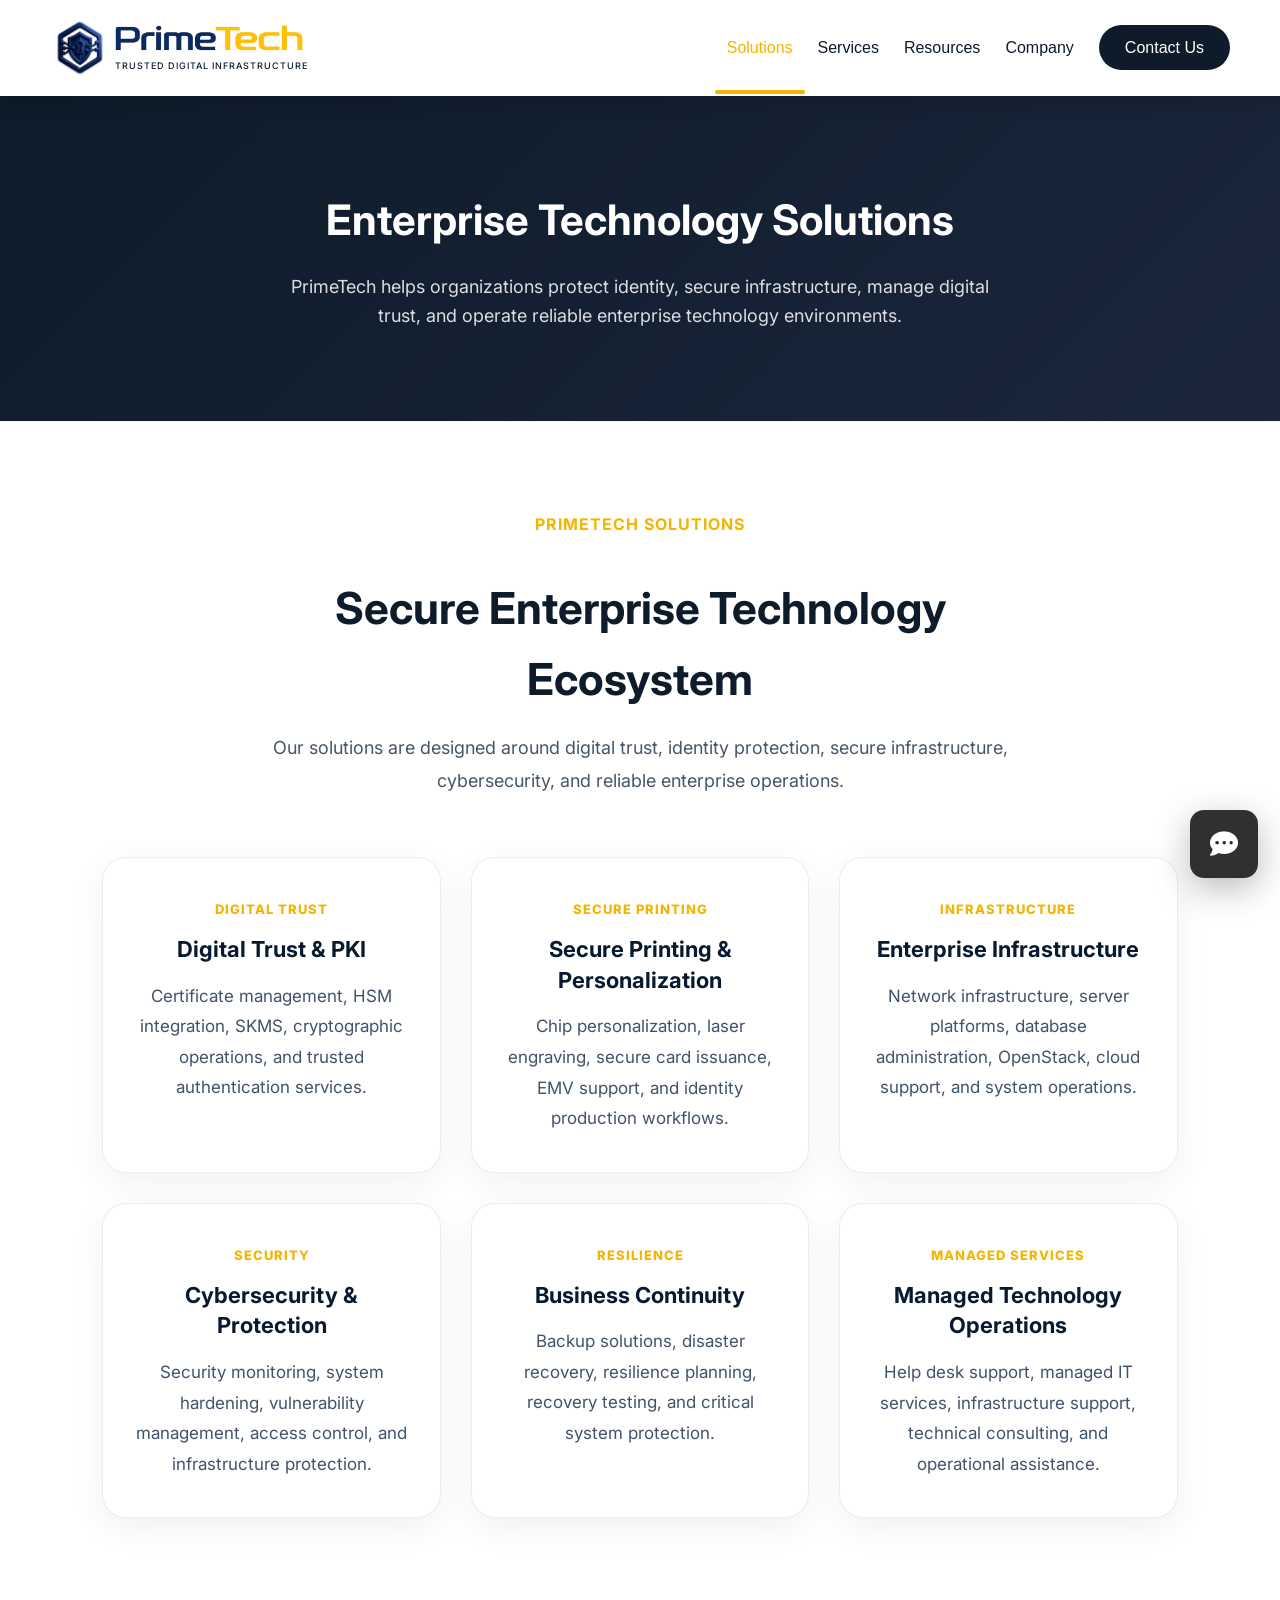
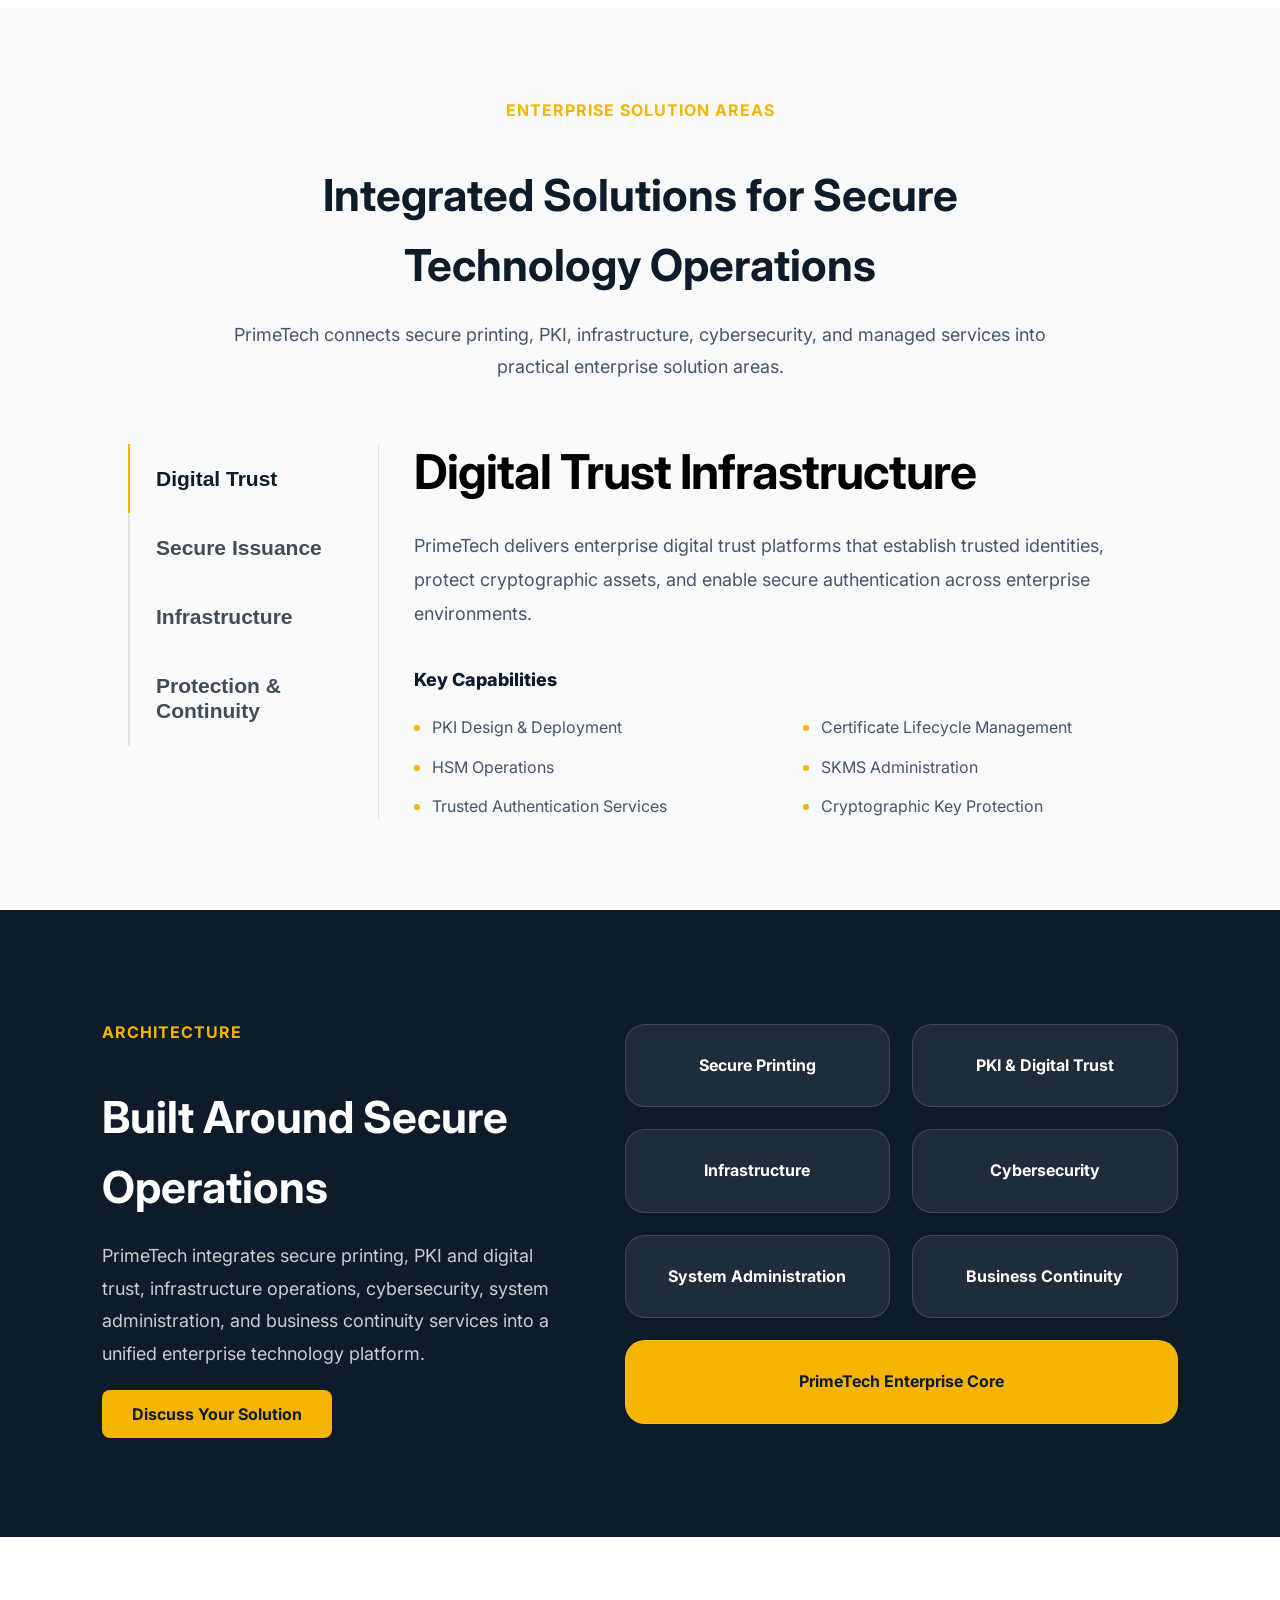
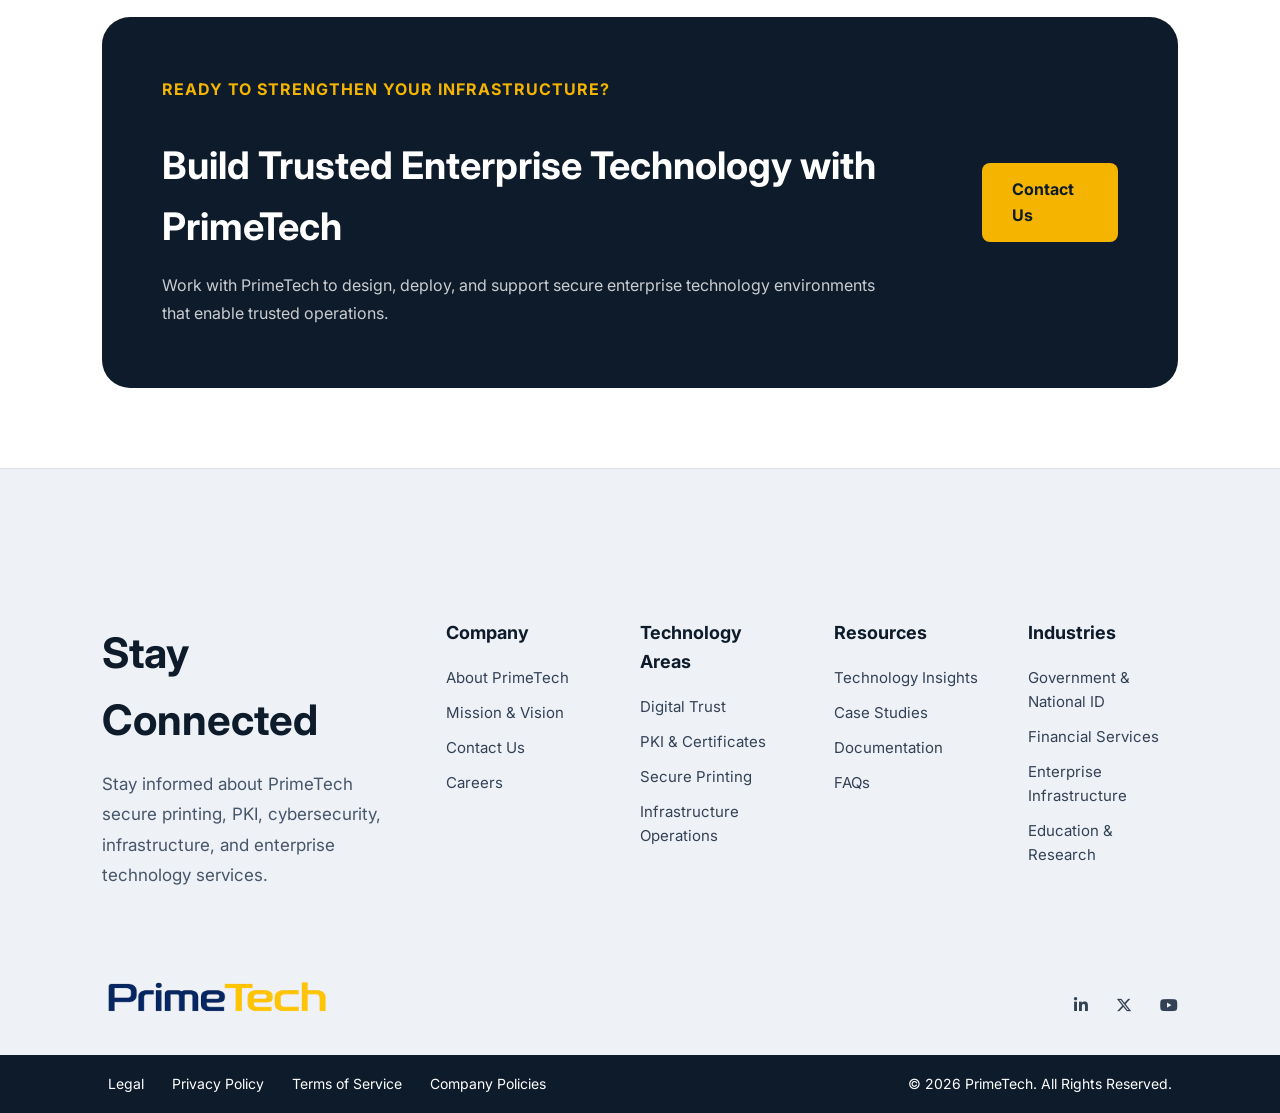
<file: solutions.html>
<!DOCTYPE html>
<html lang="en">

<head>
    <meta charset="UTF-8">

    <meta name="viewport"
          content="width=device-width, initial-scale=1.0">

    <title>Solutions | PrimeTech Enterprise Technology</title>
    <meta name="description"
    content="PrimeTech provides secure printing, HSM & key management, chip personalization, laser engraving, network infrastructure, server management, backup solutions, and professional IT support services for businesses and secure environments.">
    <link rel="icon" type="image/png" href="images/favicon.png">

    <link rel="stylesheet"
    href="https://cdnjs.cloudflare.com/ajax/libs/font-awesome/6.5.1/css/all.min.css">
    <link rel="stylesheet"
    href="https://unpkg.com/aos@2.3.1/dist/aos.css">

    <link href="https://fonts.googleapis.com/css2?family=Inter:wght@400;500;600;700;800&display=swap" rel="stylesheet">

    <link rel="stylesheet" href="style.css">
</head>

<body>

  <!-- Navigation -->

   <nav class="navbar">

    <div class="navbar-inner">

    <a href="index.html" class="logo">

    <img src="images/logo-icon.png"
    alt="PrimeTech Icon"
    class="logo-icon-img">

    <div class="logo-wrapper">

        <img src="images/logo.png"
        alt="PrimeTech Logo"
        class="logo-img">

        <span class="logo-sub">
            TRUSTED DIGITAL INFRASTRUCTURE
        </span>

    </div>

</a>

    <div class="menu-toggle" onclick="toggleMenu()">
        ☰
    </div>

    <ul class="nav-links" id="navLinks">
        <li class="mega-menu-parent" id="solutionsMega">

            <a href="solutions.html" class="active-nav">
            Solutions
            <i class="fas fa-chevron-down nav-arrow"></i>
            </a>

            <div class="mega-menu">

                <div class="mega-column">
                    <h4>By Industry</h4>

                    <a href="#">Government & National ID</a>
                    <a href="#">Financial Services</a>
                    <a href="#">Enterprise Infrastructure</a>
                    <a href="#">Education & Research</a>
                </div>

                <div class="mega-column">
                    <h4>By Solution</h4>

                    <a href="#">Secure Identity</a>

                    <a href="#">Infrastructure Protection</a>

                    <a href="#">PKI & Certificates</a>

                    <a href="#">Secure Printing</a>
                </div>
                
                <div class="mega-platform-panel">

                    <div class="solutions-feature">

                            <span class="feature-label">
                                PRIMETECH SOLUTIONS
                            </span>

                            <h3>Digital Trust Framework</h3>

                            <p>
                                Integrated solutions that combine identity,
                                PKI, secure printing, cybersecurity, and
                                infrastructure services into a unified
                                enterprise security platform.
                            </p>

                            <div class="feature-tags">
                                <span>Identity</span>
                                <span>PKI</span>
                                <span>Infrastructure</span>
                                <span>Security</span>
                            </div>

                        </div>

                    <div class="platform-panel-content">

                        <h4>Enterprise Security Platform</h4>

                        <p>
                            Integrated identity, PKI, cybersecurity,
                            secure printing, and infrastructure
                            solutions designed for enterprise
                            environments.
                        </p>

                        <a href="solutions.html">
                            Explore Solutions →
                        </a>

                    </div>

                </div>

                
                <div class="mega-menu-footer">
                    <a href="solutions.html">View All Solutions</a>
                </div>

            </div>

        </li>
        <li class="mega-menu-parent">

    <a href="services.html">
        Services
        <i class="fas fa-chevron-down nav-arrow"></i>
    </a>

    <div class="mega-menu">

            <div class="mega-column">
                <h4>Core Services</h4>

                <a href="services.html#secure-printing">Secure Printing Solutions</a>
                <a href="services.html#pki">PKI Solutions</a>
                <a href="services.html#network">Network Infrastructure</a>
                <a href="services.html#system-admin">System Administration</a>
            </div>

            <div class="mega-column">
                <h4>Managed Operations</h4>

                <a href="services.html#cybersecurity">Cybersecurity Services</a>
                <a href="services.html#backup">Backup & Continuity</a>
                <a href="services.html#managed-it">IT Consulting & Managed Services</a>
                <a href="services.html#system-admin">Cloud, Database & OpenStack Support</a>
            </div>

        <div class="mega-platform-panel">

                <div class="service-feature">

                    <span>PRIMETECH SERVICES</span>

                    <h4>Managed Services Model</h4>

                    <p>
                        Enterprise support for secure printing, PKI,
                        network infrastructure, system administration,
                        cybersecurity, cloud, database, OpenStack,
                        and managed technology operations.
                    </p>

                    <div class="service-feature-tags">
                        <span>Support</span>
                        <span>Monitoring</span>
                        <span>Operations</span>
                    </div>

                </div>

                <div class="platform-panel-content">

                    <h4>Reliable Service Delivery</h4>

                        <p>
                            Structured technical support designed
                            to keep enterprise systems secure,
                            available, and operational.
                        </p>

                        <a href="services.html">
                            Explore Services →
                        </a>

                </div>

            </div>

        <div class="mega-menu-footer">
            <a href="services.html">View All Services</a>
        </div>

    </div>

</li>

<li class="mega-menu-parent">

    <a href="resources.html">
        Resources
        <i class="fas fa-chevron-down nav-arrow"></i>
    </a>

    <div class="mega-menu">

        <div class="mega-column">

            <h4>Insights & Guidance</h4>

            <a href="#">
                Technology Insights
            </a>

            <a href="#">
                Enterprise Best Practices
            </a>

            <a href="#">
                Industry Trends
            </a>

            <a href="#">
                Technical Articles
            </a>

        </div>

        <div class="mega-column">

            <h4>Resources</h4>

            <a href="#">
                Case Studies
            </a>

            <a href="#">
                Customer Success Stories
            </a>

            <a href="#">
                FAQs
            </a>

            <a href="#">
                Documentation
            </a>

        </div>

        <div class="mega-platform-panel">

                <div class="resource-feature">

                    <span>PRIMETECH RESOURCES</span>

                    <h4>Knowledge Center</h4>

                    <p>
                        Access expert guidance, industry insights,
                        implementation best practices, case studies,
                        and technical documentation.
                    </p>

                    <div class="resource-tags">
                        <span>Guides</span>
                        <span>Insights</span>
                        <span>Documentation</span>
                    </div>

                </div>

                <div class="platform-panel-content">

                    <h4>Reference Library</h4>

                        <p>
                            Explore practical resources designed to help
                            organizations strengthen security, infrastructure,
                            and digital trust initiatives.
                        </p>

                    <a href="resources.html">
                        View Resources →
                    </a>

                </div>

            </div>

        <div class="mega-menu-footer">
            <a href="resources.html">View All Resources</a>
        </div>

    </div>

</li>

<li class="mega-menu-parent">

    <a href="about.html">
        Company
        <i class="fas fa-chevron-down nav-arrow"></i>
    </a>

    <div class="mega-menu company-mega-menu">

        <div class="mega-column">
            <h4>About Us</h4>

            <a href="about.html">About PrimeTech</a>
            <a href="about.html#mission">Mission & Vision</a>
            <a href="about.html#team">Our Experts</a>
            <a href="contact.html">Contact PrimeTech</a>
        </div>

        <div class="mega-column">
            <h4>Operations</h4>

            <a href="about.html">Enterprise Reliability</a>
            <a href="services.html">Secure Operations</a>
            <a href="services.html">Technology Focus</a>
            <a href="contact.html">Customer Support</a>
        </div>

        <div class="mega-column">
            <h4>Company Focus</h4>

            <a href="solutions.html">Digital Trust</a>
            <a href="services.html">Infrastructure Support</a>
            <a href="services.html">Secure Printing Services</a>
            <a href="solutions.html">PKI & Identity Operations</a>
        </div>

    </div>

</li>

<li>
    <a href="contact.html" class="nav-cta">
        Contact Us
    </a>
</li>

</ul>
</div>
</nav>
<section class="page-hero">

    <h1>Enterprise Technology Solutions</h1>

    <p>
        PrimeTech helps organizations protect identity,
        secure infrastructure, manage digital trust,
        and operate reliable enterprise technology environments.
    </p>

</section>
<section class="solution-overview" data-aos="fade-up">

    <div class="solution-intro">
        <span class="hero-label">PrimeTech Solutions</span>

        <h2>Secure Enterprise Technology Ecosystem</h2>

        <p>
            Our solutions are designed around digital trust,
            identity protection, secure infrastructure,
            cybersecurity, and reliable enterprise operations.
        </p>
    </div>

    <div class="solution-grid">

    <div class="solution-card">
        <span>DIGITAL TRUST</span>
        <h3>Digital Trust & PKI</h3>
        <p>
            Certificate management, HSM integration,
            SKMS, cryptographic operations,
            and trusted authentication services.
        </p>
    </div>

    <div class="solution-card">
        <span>SECURE PRINTING</span>
        <h3>Secure Printing & Personalization</h3>
        <p>
            Chip personalization, laser engraving,
            secure card issuance, EMV support,
            and identity production workflows.
        </p>
    </div>

    <div class="solution-card">
        <span>INFRASTRUCTURE</span>
        <h3>Enterprise Infrastructure</h3>
        <p>
            Network infrastructure, server platforms,
            database administration, OpenStack,
            cloud support, and system operations.
        </p>
    </div>

    <div class="solution-card">
        <span>SECURITY</span>
        <h3>Cybersecurity & Protection</h3>
        <p>
            Security monitoring, system hardening,
            vulnerability management, access control,
            and infrastructure protection.
        </p>
    </div>

    <div class="solution-card">
        <span>RESILIENCE</span>
        <h3>Business Continuity</h3>
        <p>
            Backup solutions, disaster recovery,
            resilience planning, recovery testing,
            and critical system protection.
        </p>
    </div>

    <div class="solution-card">
        <span>MANAGED SERVICES</span>
        <h3>Managed Technology Operations</h3>
        <p>
            Help desk support, managed IT services,
            infrastructure support, technical consulting,
            and operational assistance.
        </p>
    </div>

</div>

</section>
<section class="solution-areas" data-aos="fade-up">

    <div class="services-page-header">

        <span class="hero-label">
            Enterprise Solution Areas
        </span>

        <h2>
            Integrated Solutions for Secure Technology Operations
        </h2>

        <p>
            PrimeTech connects secure printing, PKI,
            infrastructure, cybersecurity, and managed services
            into practical enterprise solution areas.
        </p>

    </div>

    <div class="enterprise-explorer">

    <div class="explorer-nav">

        <button class="explorer-item active" data-target="trust">
            
            <span class="explorer-title">Digital Trust</span>
        </button>

        <button class="explorer-item" data-target="issuance">
            
            <span class="explorer-title">Secure Issuance</span>
        </button>

        <button class="explorer-item" data-target="infrastructure">
            
            <span class="explorer-title">Infrastructure</span>
        </button>

        <button class="explorer-item" data-target="protection">
            
            <span class="explorer-title">Protection & Continuity</span>
        </button>

    </div>

    <div class="explorer-content">

       <div class="explorer-panel active" id="trust">

                <h3>Digital Trust Infrastructure</h3>

                <p>
                    PrimeTech delivers enterprise digital trust platforms that establish trusted identities,
                    protect cryptographic assets, and enable secure authentication across enterprise environments.
                </p>

                <h4>Key Capabilities</h4>

                <ul>
                    <li>PKI Design & Deployment</li>
                    <li>Certificate Lifecycle Management</li>
                    <li>HSM Operations</li>
                    <li>SKMS Administration</li>
                    <li>Trusted Authentication Services</li>
                    <li>Cryptographic Key Protection</li>
                </ul>

            </div>

        <div class="explorer-panel" id="issuance">

                <h3>Secure Issuance & Personalization</h3>

                <p>
                    PrimeTech supports secure credential issuance and personalization operations that ensure
                    identity integrity, production accuracy, and trusted card delivery.
                </p>

                <h4>Key Capabilities</h4>

                <ul>
                    <li>Secure Printing Solutions</li>
                    <li>Chip Personalization</li>
                    <li>Laser Engraving Operations</li>
                    <li>EMV Personalization Support</li>
                    <li>Identity Card Issuance</li>
                    <li>Production Quality Verification</li>
                </ul>

            </div>

        <div class="explorer-panel" id="infrastructure">

                <h3>Enterprise Infrastructure Operations</h3>

                <p>
                    PrimeTech designs, deploys, and manages enterprise infrastructure platforms that provide
                    reliability, scalability, and operational efficiency across business environments.
                </p>

                <h4>Key Capabilities</h4>

                <ul>
                    <li>Network Design & Implementation</li>
                    <li>Routing & Switching</li>
                    <li>Server Administration</li>
                    <li>Database Services</li>
                    <li>OpenStack Platforms</li>
                    <li>Infrastructure Monitoring</li>
                </ul>

            </div>

        <div class="explorer-panel" id="protection">

                <h3>Protection & Continuity</h3>

                <p>
                    PrimeTech helps organizations strengthen security posture, maintain business continuity,
                    and ensure operational resilience through proactive protection strategies.
                </p>

                <h4>Key Capabilities</h4>

                <ul>
                    <li>Cybersecurity Operations</li>
                    <li>Vulnerability Management</li>
                    <li>Backup Solutions</li>
                    <li>Disaster Recovery</li>
                    <li>Business Continuity Planning</li>
                    <li>Operational Resilience Services</li>
                </ul>

            </div>

    </div>

</div>

</section>
<section class="solution-architecture" data-aos="fade-up">

    <div class="architecture-content">
        <span class="hero-label">Architecture</span>

        <h2>Built Around Secure Operations</h2>

        <p>
            PrimeTech integrates secure printing, PKI and digital trust, infrastructure operations, cybersecurity, system administration, and business continuity services into a unified enterprise technology platform.
        </p>

        <a href="contact.html" class="primary-btn">
            Discuss Your Solution
        </a>
    </div>

    <div class="architecture-map">
        <div>Secure Printing</div>
        <div>PKI & Digital Trust</div>
        <div>Infrastructure</div>
        <div>Cybersecurity</div>
        <div>System Administration</div>
        <div>Business Continuity</div>
        <div class="architecture-core">PrimeTech Enterprise Core</div>
    </div>

</section>

<section class="services-cta" data-aos="zoom-in">

    <div>
        <span class="hero-label">Ready to Strengthen Your Infrastructure?</span>

        <h2>Build Trusted Enterprise Technology with PrimeTech</h2>

        <p>
            Work with PrimeTech to design, deploy, and support secure enterprise technology environments that enable trusted operations.
        </p>
    </div>

    <a href="contact.html" class="primary-btn">
        Contact Us
    </a>

</section>
<footer class="footer entrust-style-footer">

    <div class="footer-top">

        <div class="footer-stay">
            <h2>Stay Connected</h2>

            <p>
                Stay informed about PrimeTech secure printing,
                PKI, cybersecurity, infrastructure, and enterprise
                technology services.
            </p>

            
        </div>
        
        <div class="footer-column">
            <h3>Company</h3>

            <a href="about.html">About PrimeTech</a>
            <a href="about.html#mission">Mission & Vision</a>
            <a href="contact.html">Contact Us</a>
            <a href="#">Careers</a>
        </div>

        <div class="footer-column">
            <h3>Technology Areas</h3>

            <a href="solutions.html">Digital Trust</a>
            <a href="solutions.html">PKI & Certificates</a>
            <a href="services.html">Secure Printing</a>
            <a href="services.html">Infrastructure Operations</a>
        </div>

        <div class="footer-column">
            <h3>Resources</h3>

            <a href="resources.html">Technology Insights</a>
            <a href="resources.html">Case Studies</a>
            <a href="resources.html">Documentation</a>
            <a href="resources.html">FAQs</a>
        </div>

        <div class="footer-column">
            <h3>Industries</h3>

            <a href="solutions.html">Government & National ID</a>
            <a href="solutions.html">Financial Services</a>
            <a href="solutions.html">Enterprise Infrastructure</a>
            <a href="solutions.html">Education & Research</a>
        </div>

    </div>
    <div class="footer-brand-row">

                <img src="images/logo.png"
                    alt="PrimeTech Logo"
                    class="footer-logo">

                <div class="footer-social">
                    <a href="#"><i class="fab fa-linkedin-in"></i></a>
                    <a href="#"><i class="fab fa-x-twitter"></i></a>
                    <a href="#"><i class="fab fa-youtube"></i></a>
                </div>

    </div>
    <div class="footer-legal">
        <div class="legal-links">
            <a href="#">Legal</a>
            <a href="#">Privacy Policy</a>
            <a href="#">Terms of Service</a>
            <a href="#">Company Policies</a>
        </div>

        <p>© 2026 PrimeTech. All Rights Reserved.</p>
    </div>

</footer>

<a href="https://wa.me/93785555520"
class="support-float"
target="_blank">

    <i class="fas fa-comment-dots"></i>

</a>

<script>
    AOS.init({
        duration: 1000,
        once: true
    });
</script>

<script src="https://unpkg.com/aos@2.3.1/dist/aos.js"></script>
<script src="script.js"></script>

<script>

const explorerItems =
document.querySelectorAll(".explorer-item");

const explorerPanels =
document.querySelectorAll(".explorer-panel");

explorerItems.forEach(item => {

    item.addEventListener("click", () => {

        explorerItems.forEach(btn =>
            btn.classList.remove("active")
        );

        explorerPanels.forEach(panel =>
            panel.classList.remove("active")
        );

        item.classList.add("active");

        document
            .getElementById(item.dataset.target)
            .classList.add("active");

    });

});

</script>
</body>

</html>
</file>
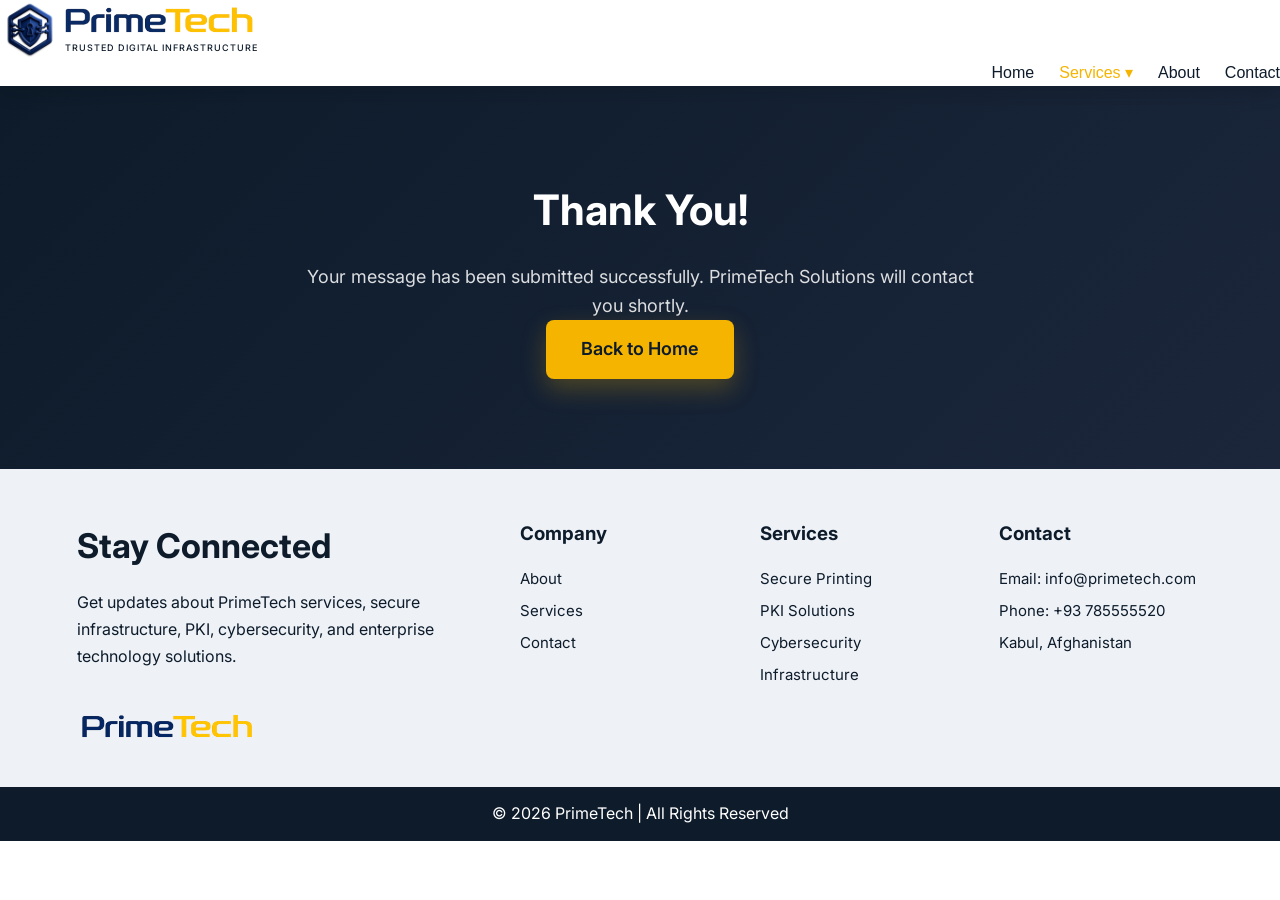
<file: thank-you.html>
<!DOCTYPE html>
<html lang="en">

<head>

    <meta charset="UTF-8">

    <meta name="viewport"
    content="width=device-width, initial-scale=1.0">

    <title>Thank You | PrimeTech Solutions</title>

    <link rel="icon"
    type="image/png"
    href="images/favicon.png">

    <link rel="stylesheet"
    href="https://cdnjs.cloudflare.com/ajax/libs/font-awesome/6.5.1/css/all.min.css">
    <link rel="stylesheet"
    href="https://unpkg.com/aos@2.3.1/dist/aos.css">

    <link href="https://fonts.googleapis.com/css2?family=Inter:wght@400;500;600;700;800&display=swap" rel="stylesheet">

    <link rel="stylesheet" href="style.css">

    <link rel="stylesheet"
    href="style.css">

</head>

<body>
    <div id="preloader">

    <div class="loader"></div>

</div>

<nav class="navbar">

     <a href="index.html" class="logo">

    <img src="images/logo-icon.png"
    alt="PrimeTech Icon"
    class="logo-icon-img">

    <div class="logo-wrapper">

        <img src="images/logo.png"
        alt="PrimeTech Logo"
        class="logo-img">

        <span class="logo-sub">
            TRUSTED DIGITAL INFRASTRUCTURE
        </span>

    </div>

</a>

    <div class="menu-toggle" onclick="toggleMenu()">
        ☰
    </div>

    <ul class="nav-links" id="navLinks">

        <li><a href="index.html">Home</a></li>

        <li class="mega-menu-parent" id="solutionsMega">

    <a href="services.html" class="active">
        Services ▾
    </a>

    <div class="mega-menu">

        <div class="mega-column">
            <h4>Core Services</h4>
        <a href="services.html#secure-printing">
        <i class="fas fa-id-card"></i>
            Secure Printing
        </a>

        <a href="services.html#pki">
            <i class="fas fa-user-lock"></i>
            PKI Solutions
        </a>

        <a href="services.html#cybersecurity">
            <i class="fas fa-shield-halved"></i>
            Cybersecurity Solutions
        </a>

        <a href="services.html">
            <i class="fas fa-computer"></i>
            Hardware Support
        </a>

        <a href="services.html">
            <i class="fas fa-network-wired"></i>
            Network Support
        </a>

        <a href="services.html">
            <i class="fas fa-server"></i>
            Server Management
        </a>
        </div>

        <div class="mega-column">
            <h4>Business Support</h4>
        <a href="services.html">
        <i class="fas fa-envelope"></i>
            Email Support
        </a>

        <a href="services.html">
            <i class="fas fa-database"></i>
            Backup & Recovery
        </a>

        <a href="services.html">
            <i class="fas fa-briefcase"></i>
            IT Consulting
        </a>
        </div>

        <div class="mega-column">
            <h4>PrimeTech</h4>

            <p>
                Professional IT infrastructure,
                secure printing,
                HSM & cryptographic key management,
                and enterprise technology solutions
                for businesses and secure environments in Afghanistan.
            </p>
        </div>

    </div>

</li>

        <li><a href="about.html">About</a></li>

        <li><a href="contact.html">Contact</a></li>

    </ul>

</nav>

<section class="page-hero">

    <h1>Thank You!</h1>

    <p>
        Your message has been submitted successfully.
        PrimeTech Solutions will contact you shortly.
    </p>

    <a href="index.html" class="cta-button">
        Back to Home
    </a>

</section>

 <footer class="footer">

    <div class="footer-main">

        <div class="footer-newsletter">
            <h2>Stay Connected</h2>
            <p>Get updates about PrimeTech services, secure infrastructure, PKI, cybersecurity, and enterprise technology solutions.</p>

            <img src="images/logo.png"
            alt="PrimeTech Logo"
            class="footer-logo">
        </div>

        <div class="footer-links">
            <h3>Company</h3>
            <a href="about.html">About</a>
            <a href="services.html">Services</a>
            <a href="contact.html">Contact</a>
        </div>

        <div class="footer-links">
            <h3>Services</h3>
            <a href="services.html#secure-printing">Secure Printing</a>
            <a href="services.html#pki">PKI Solutions</a>
            <a href="services.html#cybersecurity">Cybersecurity</a>
            <a href="services.html">Infrastructure</a>
        </div>

        <div class="footer-links">
            <h3>Contact</h3>
            <p>Email: info@primetech.com</p>
            <p>Phone: +93 785555520</p>
            <p>Kabul, Afghanistan</p>
        </div>

    </div>

    <div class="footer-bottom">
        <p>© 2026 PrimeTech | All Rights Reserved</p>
    </div>

</footer>

<script src="script.js"></script>

<script>
    AOS.init({
        duration: 1000,
        once: true
    });
</script>

<script src="https://unpkg.com/aos@2.3.1/dist/aos.js"></script>
<script src="script.js"></script>

</body>

</html>
</file>
<file: style.css>
* {
    margin: 0;
    padding: 0;
    box-sizing: border-box;
}

/* Body */

body {
    font-family: 'Inter', Arial, sans-serif;
    line-height: 1.6;
    scroll-behavior: smooth;
    overflow-x: hidden;
}

/* Navigation */

.navbar {
    background: #ffffff;
    color: #0d1b2a;
    position: sticky;
    top: 0;
    z-index: 1000;
    box-shadow: 0 4px 20px rgba(0,0,0,0.15);
    overflow: visible;
}
.navbar-inner {
    max-width: 1400px;

    margin: 0 auto;

    padding: 18px 50px;
    position: static !important;

    display: flex;

    align-items: center;

    justify-content: space-between;

    gap: 40px;
}

.logo {
    display: flex;

    align-items: center;
    
    gap: 0px;
    
    text-decoration: none;
}

.logo-wrapper {
    display: flex;

    flex-direction: column;

    align-items: flex-start;
}

.logo-img {
    max-width: 198px;
    
    
}

.logo-icon-img {
    width: 60px;
    
    height: 60px;

    object-fit: contain;
}

.logo-sub {
    font-size: 9px;

    color: #0d1b2a;

    background: transparent;

    padding: 3px 10px;

    margin-top: -2px;

    margin-left: -5px;

    font-weight: 500;

    letter-spacing: 1px;

    text-transform: uppercase;

    backdrop-filter: blur(6px);

    -webkit-backdrop-filter: blur(6px);
    white-space: nowrap;
}

.nav-links {
    list-style: none;

    display: flex;

    justify-content: flex-end;

    align-items: center;

    gap: 25px;

    width: 100%;
}

.nav-links > li > a {
    position: relative;

    color: #0d1b2a;

    text-decoration: none;

    font-weight: 500;

    transition: color 0.3s ease;
}
.nav-links > li {
    position: relative;
}

.nav-links a::after {
    content: "";

    position: absolute;

    left: 50%;
    transform: translateX(-50%);

    bottom: -38px;

    width: 0;

    height: 4px;

    background: #f4b400;

    border-radius: 10px;

    transition: width 0.3s ease;
}

.nav-links > li > a:hover {
    color: #f4b400;
}

.nav-links > li > a:hover::after,
.nav-links > li > a.active-nav::after {
    width: 90px;
}

.nav-links > li > a.active,
.nav-links > li > a.active-nav {
    color: #f4b400;
    font-weight: 500;
}

/* Hero */

.hero {
    position: relative;

    overflow: hidden;

    min-height: 100vh;

    display: flex;

    flex-direction: column;

    justify-content: center;

    align-items: center;

    background-image:
    linear-gradient(rgba(0,0,0,0.7),
    rgba(0,0,0,0.7)),
    url("images/hero.jpg");

    background-size: cover;

    background-position: center;

    color: white;

    text-align: center;

    padding: 110px 20px;
}

.hero h1 {
    font-size: 48px;

    margin-bottom: 20px;
}

.hero p {
    margin-bottom: 30px;
}

.hero button {
    background-color: #f4b400;

    color: white;

    border: none;

    padding: 14px 30px;

    font-size: 16px;

    font-weight: 600;

    border-radius: 8px;

    cursor: pointer;

    transition: all 0.3s ease;

    box-shadow: 0 8px 20px rgba(0,180,216,0.25);
}

.hero button:hover {
    transform: translateY(-3px);

    background-color: #d89b00;

    box-shadow: 0 12px 25px rgba(0,180,216,0.4);
}

/* Services */

.services {
    text-align: center;

    padding: 40px 20px;
}


/* Services Container */

.services-container {
    display: flex;

    justify-content: center;

    gap: 20px;

    flex-wrap: wrap;

    margin-top: 40px;
}

/* Service Box */

.service-box {
    background: rgba(255,255,255,0.7);

    backdrop-filter: blur(14px);

    border: 1px solid rgba(255,255,255,0.25);

    width: 300px;

    padding: 32px;

    border-radius: 20px;

    transition: all 0.35s ease;

    box-shadow:
    0 10px 30px rgba(13,27,42,0.08);
}

.service-box i {
    font-size: 40px;
    color: #f4b400;
    margin-bottom: 15px;
    display: block;
}

/* Image Section */

.image-section {
    text-align: center;
    padding: 80px 20px;
    background: #f8f9fa;
}

.image-section h2 {
    font-size: 36px;
    color: #0d1b2a;
    margin-bottom: 15px;
}

.image-section p {
    max-width: 700px;
    margin: 0 auto 35px;
    color: #444;
    font-size: 18px;
    line-height: 1.7;
}

.responsive-img {
    width: 100%;
    max-width: 650px;
    height: auto;
    display: block;
    margin: 0 auto;
    border-radius: 14px;
    box-shadow: 0 10px 30px rgba(0,0,0,0.18);
}

/* Footer */

.footer {
    background: #eef2f7;
    overflow: hidden;
    color: #0d1b2a;
    padding: 50px 6% 0;
}

.footer-main {
    display: grid;
    grid-template-columns: 2fr 1fr 1fr 1fr;
    gap: 35px;
    padding-bottom: 35px;
}

.footer-newsletter h2 {
    color: #0d1b2a;
    font-size: 34px;
    margin-bottom: 15px;
}

.footer-newsletter p {
    max-width: 520px;
    color: #0d1b2a;
    line-height: 1.7;
}

.footer-logo-text {
    margin-top: 70px;
    font-size: 22px;
    font-weight: 700;
    color: #0d1b2a;
}

.footer-links h3 {
    color: #0d1b2a;
    margin-bottom: 18px;
}

.footer-links a,
.footer-links p {
    display: block;
    color: #0d1b2a;
    text-decoration: none;
    margin-bottom: 10px;
    line-height: 1.6;
}

.footer-links a:hover {

    color: #0d1b2a;

    transform: translateX(3px);
}

.footer-bottom {
    background: #0d1b2a;

    color: white;

    text-align: center;

    padding: 14px;

    margin-left: -10%;

    margin-right: -10%;
}
.footer-links a,
.footer-links p {

    font-size: 15px;

    margin-bottom: 8px;
}
.footer-logo {
    width: 180px;

    margin-top: 40px;
    filter: contrast(1.05);
}
.footer-links a {
    transition: 0.3s ease;
}
@media (max-width: 768px) {
    .footer-main {
        grid-template-columns: 1fr;
    }
}

/* Mobile Responsive */
@media (max-width: 768px) {

    .navbar {
        padding: 14px 5%;
    }

    .navbar-inner {
        width: 100%;
        display: flex;
        justify-content: space-between;
        align-items: center;
    }

    .logo {
    display: flex;
    flex-direction: column;
    justify-content: center;
}

    .logo img,
    .logo-img {
        width: 230px;
        max-width: 100%;
    }

    .logo-sub,
    .tagline {
        font-size: 9px;
        letter-spacing: 1.8px;
        margin-top: 2px;
    }

    .navbar-inner {
        gap: 18px;
    }

    .menu-toggle {
        margin-left: auto;
        font-size: 30px;
    }

    .menu-toggle {
        display: block;
        z-index: 1100;
        font-size: 26px;
    }

    .nav-links {
        position: absolute;
        top: 100%;
        left: 0;

        width: 100%;

        background: white;

        flex-direction: column;
        align-items: flex-start;

        padding: 20px 5%;

        gap: 18px;

        display: none;

        box-shadow: 0 14px 35px rgba(0,0,0,0.12);
    }

    .nav-links.active {
        display: flex;
    }

    .nav-links a {
        font-size: 16px;
    }

    .hero {
        padding: 120px 5% 90px;
        text-align: center;
    }

    .hero h1 {
        font-size: 52px;
        line-height: 1.15;
    }

    .hero p {
        font-size: 19px;
        line-height: 1.7;
    }

    .hero-buttons {
        flex-direction: column;
        align-items: center;
        gap: 18px;
    }

    .hero-buttons a {
        width: 100%;
        max-width: 320px;
        text-align: center;
    }

    .image-section img {
        width: 100%;
    }
}
/* Contact Section */

.contact-section {
    padding: 40px 20px;

    text-align: center;
}

/* Contact Form */

.enterprise-form {
    background: transparent;
    padding: 0;
    border-radius: 0;
    box-shadow: none;
}

/* Inputs */

.contact-form input,
.contact-form textarea {
    padding: 15px;

    font-size: 16px;

    border: 1px solid #ccc;

    border-radius: 5px;
}

/* Textarea */

.contact-form textarea {
    height: 150px;

    resize: none;
}

/* Button */

.contact-form button {
    background-color: #f4b400;

    color: #0d1b2a;

    border: none;

    padding: 15px;

    font-size: 16px;

    border-radius: 5px;

    cursor: pointer;

    transition: 0.3s;
}

.contact-form button:hover {
    background-color: #d89b00;
}
/* Contact Info */

.contact-info {
    margin-top: 40px;

    line-height: 2;
}
.menu-toggle {
    display: none;
    font-size: 28px;
    cursor: pointer;
    color: #0d1b2a;
}
@media (max-width: 768px) {

    .menu-toggle {
        display: block;
    }

    .nav-links {
    position: absolute;

    top: 80px;

    left: 20px;

    background: rgba(10,20,35,0.96);

    flex-direction: column;

    width: 220px;

    padding: 25px;

    border-radius: 12px;

    display: none;

    gap: 20px;

    box-shadow: 0 10px 30px rgba(0,0,0,0.3);
}

    .nav-links.show {
        display: flex;
    }
}
.support-float {
    position: fixed;

    right: 22px;
    bottom: 22px;

    width: 68px;
    height: 68px;

    background: rgba(20,20,20,0.88);

    color: white;

    border-radius: 14px;

    display: flex;
    align-items: center;
    justify-content: center;

    text-decoration: none;

    backdrop-filter: blur(12px);

    box-shadow: 0 10px 35px rgba(0,0,0,0.28);

    z-index: 9999;

    transition: 0.3s ease;
}

.support-float i {
    font-size: 28px;
}

.support-float:hover {
    transform: translateY(-5px);

    background: #0d1b2a;

    color: #f4b400;
}
.trust-section {
    padding: 70px 20px;

    background: #f8f9fa;

    text-align: center;
}

.trust-section h2 {
    font-size: 36px;

    margin-bottom: 50px;

    color: #0d1b2a;
}

.trust-container {
    display: flex;

    justify-content: center;

    flex-wrap: wrap;

    gap: 25px;
}

.trust-box {
    background: white;

    width: 260px;

    padding: 35px 25px;

    border-radius: 12px;

    box-shadow: 0 5px 15px rgba(0,0,0,0.08);

    transition: all 0.3s ease;
}


.trust-box i {
    font-size: 42px;

    color: #f4b400;

    margin-bottom: 20px;
}

.trust-box h3 {
    margin-bottom: 15px;

    color: #0d1b2a;
}
.about-section {
    padding: 80px 20px;

    background: #f8f9fa;
}

.about-container {
    max-width: 1100px;

    margin: auto;

    display: flex;

    justify-content: space-between;

    align-items: center;

    gap: 50px;

    flex-wrap: wrap;
}

.about-text {
    flex: 1;
    min-width: 300px;
}

.about-text h1 {
    font-size: 42px;

    margin-bottom: 25px;

    color: #0d1b2a;
}

.about-text p {
    margin-bottom: 20px;

    line-height: 1.8;

    color: #444;
}

.about-stats {
    display: flex;

    gap: 20px;

    flex-wrap: wrap;

    justify-content: center;
}

.stat-box {
    background: white;

    padding: 30px;

    width: 180px;

    text-align: center;

    border-radius: 12px;

    box-shadow: 0 5px 15px rgba(0,0,0,0.08);

    transition: 0.3s;
}

.stat-box:hover {
    transform: translateY(-8px);
}

.stat-box h2 {
    color: #f4b400;

    font-size: 36px;

    margin-bottom: 10px;
}
.testimonials {
    padding: 80px 20px;

    background: white;

    text-align: center;
}

.testimonials h2 {
    font-size: 36px;

    margin-bottom: 50px;

    color: #0d1b2a;
}

.testimonials-container {
    display: flex;

    justify-content: center;

    gap: 25px;

    flex-wrap: wrap;
}

.testimonial-box {
    background: #f8f9fa;

    width: 320px;

    padding: 35px 25px;

    border-radius: 12px;

    box-shadow: 0 5px 15px rgba(0,0,0,0.08);

    transition: all 0.3s ease;
}

.testimonial-box i {
    font-size: 30px;

    color: #f4b400;

    margin-bottom: 20px;
}

.testimonial-box p {
    color: #444;

    line-height: 1.7;

    margin-bottom: 20px;
}

.testimonial-box h4 {
    color: #0d1b2a;
}


#typing {
    color: #f4b400;

    border-right: 3px solid #f4b400;

    padding-right: 5px;

    font-weight: bold;

    text-shadow: 0 0 12px rgba(244,180,0,0.45);

    animation: blink 0.7s infinite;
}

@keyframes blink {

    50% {
        border-color: transparent;
    }
}
.counter-section {
    background: #0d1b2a;

    padding: 80px 20px;

    color: white;
}

.counter-container {
    display: flex;

    justify-content: center;

    flex-wrap: wrap;

    gap: 30px;
}

.counter-box {
    text-align: center;

    width: 220px;
}

.counter-box h2 {
    font-size: 52px;

    color: #f4b400;

    margin-bottom: 10px;
}

.counter-box p {
    font-size: 18px;
}

#particles-js {
    position: absolute;

    width: 100%;
    height: 100%;

    top: 0;
    left: 0;

    z-index: 1;
}

.hero-content {
    position: relative;

    z-index: 2;
}


.cta-section p {
    font-size: 18px;

    margin-bottom: 35px;

    color: rgba(13,27,42,0.85);
}

.cta-button {
    display: inline-block;

    background: #f4b400;

    color: #0d1b2a;
    box-shadow: 0 10px 25px rgba(244,180,0,0.25);

    text-decoration: none;

    padding: 15px 35px;

    border-radius: 8px;

    font-size: 18px;

    font-weight: 600;

    transition: 0.3s;
}

.cta-button:hover {
    background: #f4b400;

    transform: translateY(-5px);
}

.page-hero {
    background: linear-gradient(
        135deg,
        #0d1b2a,
        #1b263b
    );

    color: white;

    text-align: center;

    padding: 90px 20px;
}

.page-hero h1 {
    font-size: 42px;

    margin-bottom: 20px;
}

.page-hero p {
    font-size: 18px;

    max-width: 700px;

    margin: auto;

    color: rgba(255,255,255,0.85);
}
.cta-section {
    position: relative;
    overflow: hidden;

    background:
        linear-gradient(
            135deg,
            #071120 0%,
            #0d1b2a 100%
        );

    color: white;
    text-align: center;

    padding: 70px 20px;

    width: 88%;
    margin: 70px auto;

    border-radius: 28px;

    box-shadow:
        0 30px 80px rgba(7,17,32,0.28);
}
.cta-section h2 {

    font-size: 40px;

    margin-bottom: 20px;

    color: white;

    position: relative;

    z-index: 2;
}

.cta-section p {

    font-size: 18px;

    margin-bottom: 30px;

    color: rgba(255,255,255,0.78);

    position: relative;

    z-index: 2;
}

.cta-section button {
    background: #0d1b2a;

    color: white;

    border: none;

    padding: 15px 35px;

    font-size: 18px;

    border-radius: 8px;

    cursor: pointer;

    transition: 0.3s;
}

.cta-section button:hover {
    background: #d89b00;

    transform: translateY(-3px);
}
.mission-section {
    background: #0d1b2a;

    color: white;

    text-align: center;

    padding: 80px 20px;
}

.mission-section h2 {
    font-size: 40px;

    margin-bottom: 25px;
}

.mission-section p {
    max-width: 800px;

    margin: auto;

    font-size: 18px;

    line-height: 1.8;

    color: rgba(255,255,255,0.85);
}


.portfolio-section h2 {
    font-size: 40px;

    margin-bottom: 12px;

    color: #0d1b2a;

    text-align: center;
}

.portfolio-container {
    display: flex;

    justify-content: center;

    flex-wrap: wrap;

    gap: 30px;
}

.portfolio-box {
    background: #f8f9fa;

    width: 340px;

    border-radius: 14px;

    overflow: hidden;

    box-shadow: 0 10px 25px rgba(0,0,0,0.08);

    transition: all 0.3s ease;
}


.portfolio-box img {
    width: 100%;

    height: 220px;

    object-fit: cover;
}

.portfolio-box h3 {
    margin: 20px 0 15px;

    color: #0d1b2a;
}

.portfolio-box p {
    padding: 0 20px 25px;

    color: #555;

    line-height: 1.7;
}
@media (max-width: 768px) {

    .navbar {
        padding: 15px 20px;
    }

    .logo-img {
        height: 38px;
    }

    .logo-sub {
        font-size: 11px;
        letter-spacing: 1px;
    }

    .hero {
        min-height: 80vh;
        padding: 90px 20px;
    }

    .hero h1 {
        font-size: 34px;
        line-height: 1.2;
    }

      
    .hero p {
        font-size: 15px;
    }

    .services,
    .trust-section,
    .testimonials,
    .portfolio-section,
    .image-section,
    .about-section {
        padding: 60px 20px;
    }

    .page-hero h1,
    .cta-section h2,
    .mission-section h2 {
        font-size: 32px;
        background: #0d1b2a;
    }

    .footer-container {
        text-align: center;
    }

    .whatsapp-button {
        padding: 12px 16px;
        font-size: 14px;
    }
}
/* Preloader */

.social-icons {
    margin-top: 15px;

    display: flex;

    gap: 15px;
}

.social-icons a {
    width: 40px;
    height: 40px;

    background: rgba(255,255,255,0.08);

    border-radius: 50%;

    display: flex;

    align-items: center;
    justify-content: center;

    color: white;

    transition: 0.3s;
}

.social-icons a:hover {
    background: #00b4d8;

    transform: translateY(-5px);
}
.service-box,
.portfolio-box,
.testimonial-box,
.trust-box {
    transition:
    transform 0.35s ease,
    box-shadow 0.35s ease;
}


.mega-menu-parent {
     position: static !important;
}


.mega-menu {
    position: absolute;

    top: 100%;

    left: 0;
   
    width: 100%;

    background: #ffffff;

    border-radius: 0 !important;

    box-shadow: 0 25px 70px rgba(0,0,0,0.12);

    padding: 45px 40px 90px;

    grid-template-columns:
    1fr
    1fr
    1fr
    1fr;

    gap: 40px;

    z-index: 2000;

    display: none;
    
}
.mega-menu-parent:hover > .mega-menu,
.mega-menu-parent.open > .mega-menu {
    display: grid !important;
}

.mega-column {
    padding-right: 20px;

    border-right: 1px solid #e5e7eb;
}

.mega-column:last-of-type {
    border-right: none;
}

.mega-column h4,
.mega-feature h4 {
    color: #0d1b2a;

    font-size: 24px;

    margin-bottom: 24px;

    font-weight: 700;
}

.mega-column a {
    display: flex !important;

    align-items: center;

    gap: 14px;

    text-decoration: none;

    color: #334155 !important;

    padding: 12px 0;

    font-size: 17px;

    transition: 0.3s ease;
}

.mega-column a i {
    color: #f4b400;

    width: 20px;

    text-align: center;

    font-size: 16px;
}

.mega-column a:hover {
    color: #0d1b2a !important;

    transform: translateX(6px);
}

.mega-feature {
    padding-left: 10px;
}

.mega-feature p {
    color: #475569;

    line-height: 1.8;

    margin-bottom: 30px;

    font-size: 16px;
}

.mega-feature-link {
    display: inline-block;

    background: #0d1b2a;

    color: white;

    text-decoration: none;

    padding: 14px 28px;

    border-radius: 10px;

    font-weight: 600;

    transition: 0.3s ease;
}

.mega-feature-link:hover {
    background: #f4b400;

    color: #0d1b2a;
}

.mega-menu-footer {
    position: absolute;

    bottom: 0;

    left: 0;

    width: 100%;

    background: #f4b400;

    text-align: center;

    padding: 14px 20px;
    border-top: 1px solid rgba(13,27,42,0.08);
}

.mega-menu-footer a {
    color: #0d1b2a;

    text-decoration: none;

    font-size: 18px;

    font-weight: 600;

    transition: 0.3s ease;
}

.mega-menu-footer a:hover {
    color: #f4b400;
}
.portfolio-box img {
    height: 220px;

    object-fit: cover;

    transition: transform 0.4s ease;
}

.portfolio-box:hover img {
    transform: scale(1.05);
}
.section-subtitle {
    max-width: 750px;

    margin: 8px auto 45px;

    text-align: center;

    color: #4b5563;

    font-size: 18px;

    line-height: 1.7;
}
.team-section {
    padding: 100px 8%;
    background: #ffffff;
    text-align: center;
}

.team-container {
    display: grid;
    grid-template-columns: repeat(auto-fit, minmax(260px, 1fr));
    gap: 30px;
    margin-top: 50px;
}

.team-box {
    background: #f8fafc;
    border-radius: 18px;
    overflow: hidden;
    box-shadow: 0 10px 30px rgba(0,0,0,0.08);
    transition: 0.3s ease;
}

.team-box img {
    width: 100%;

    height: 300px;

    object-fit: cover;

    object-position: top;
}

.team-box h3 {
    margin-top: 25px;
    color: #0d1b2a;
}

.team-box h4 {
    color: #475569;
    margin-top: 0;
    font-size: 15px;
}

.team-box p {
    padding: 15px 25px 35px;
    color: #4b5563;
    line-height: 1.7;
}
.hero-tags {
    margin-top: 30px;

    display: flex;

    flex-wrap: wrap;

    justify-content: center;

    gap: 14px;
}

.hero-tags span {
    background: rgba(255,255,255,0.08);

    border: 1px solid rgba(255,255,255,0.12);

    padding: 10px 18px;

    border-radius: 30px;

    color: white;

    font-size: 14px;

    backdrop-filter: blur(8px);

    transition: 0.3s ease;
}

.hero-tags span:hover {
    background: #f4b400;

    transform: translateY(-4px);
}
.mega-column a i {
    margin-right: 10px;

    color: #f4b400;

    width: 18px;

    text-align: center;
}
.mega-column a {
    display: flex !important;

    align-items: flex-start;

    gap: 12px;

    line-height: 1.5;
}

.mega-column a i {
    flex-shrink: 0;

    margin-top: 4px;

    width: 20px;

    text-align: center;
}


.contact-form textarea {
    min-height: 180px;
}

.navbar {
    transition:
    background 0.3s ease,
    padding 0.3s ease,
    box-shadow 0.3s ease;
}

.portfolio-section h2 {
    text-align: center;
    margin-bottom: 10px !important;
}

.portfolio-section .section-subtitle {
    margin: 0 auto 45px !important;
    text-align: center;
}

.portfolio-box {
    text-align: center;
}

.portfolio-box h3 {
    text-align: center;
    margin: 22px 20px 14px;
}

.portfolio-box p {
    text-align: center;
}
.portfolio-section {
    padding: 90px 20px;

    background: white;

    text-align: center;
}

.portfolio-section h2 {
    margin-top: 0 !important;
    margin-bottom: 8px !important;
    text-align: center !important;
}

.portfolio-section .section-subtitle {
    margin-top: 0 !important;
    margin-bottom: 45px !important;
}

@media (max-width: 768px) {

    .nav-links {
        top: 105px !important;
        left: 25px !important;

        width: 290px !important;

        height: auto !important;
        min-height: auto !important;

        padding: 28px 30px !important;

        background: #0d1b2a !important;

        border-radius: 18px !important;

        gap: 18px !important;

        z-index: 3000 !important;
    }

    .nav-links > li > a {
        color: white !important;

        font-size: 18px;

        display: block;

        padding: 8px 0;
    }


    .nav-links > li > a.active,
    .nav-links > li > a:hover {
        color: #f4b400 !important;
    }
}

@media (max-width: 768px) {

    .nav-links {
        opacity: 0;
        visibility: hidden;

        transform: translateY(-15px);

        transition:
        opacity 0.3s ease,
        transform 0.3s ease,
        visibility 0.3s ease;
    }

    .nav-links.show {
        opacity: 1;
        visibility: visible;

        transform: translateY(0);
    }
}

section {
    position: relative;
    overflow: hidden;
    
}

section::before {
    content: "";

    position: absolute;

    width: 500px;
    height: 500px;

    background: radial-gradient(
        rgba(244,180,0,0.03)
        transparent 70%
    );

    top: -200px;
    right: -150px;

    border-radius: 50%;

    z-index: 0;
}

section > * {
    position: relative;
    z-index: 1;
}

.service-box,
.portfolio-box,
.trust-box,
.testimonial-box {

    backdrop-filter: blur(10px);

    border: 1px solid rgba(255,255,255,0.15);

    background:
    linear-gradient(
        180deg,
        rgba(255,255,255,0.95),
        rgba(248,250,252,0.92)
    );
}

.service-box,
.trust-box,
.portfolio-box,
.testimonial-box,
.team-box {

    position: relative;

    overflow: hidden;

    transition:
    transform 0.35s ease,
    box-shadow 0.35s ease,
    border-color 0.35s ease;
}

.service-box:hover,
.trust-box:hover,
.portfolio-box:hover,
.testimonial-box:hover,
.team-box:hover {

    transform:
    translateY(-12px)
    scale(1.02);

    box-shadow:
    0 20px 45px rgba(13,27,42,0.18),
    0 0 30px rgba(244,180,0,0.18);

    border-color:
    rgba(244,180,0,0.35);
}

.service-box::before,
.trust-box::before,
.portfolio-box::before,
.testimonial-box::before,
.team-box::before {

    content: "";

    position: absolute;

    top: 0;
    left: -120%;

    width: 100%;
    height: 100%;

    background:
    linear-gradient(
        120deg,
        transparent,
        rgba(255,255,255,0.18),
        transparent
    );

    transition: 0.7s;
}

.service-box:hover::before,
.trust-box:hover::before,
.portfolio-box:hover::before,
.testimonial-box:hover::before,
.team-box:hover::before {

    left: 120%;
}

.dropdown-parent {
    position: relative;
}

.simple-dropdown {
    position: absolute;

    top: 55px;

    left: 0;

    background: white;

    min-width: 220px;

    border-radius: 14px;

    padding: 14px 0;

    list-style: none;

    box-shadow: 0 20px 50px rgba(0,0,0,0.12);

    opacity: 0;

    visibility: hidden;

    transform: translateY(10px);

    transition: 0.3s ease;

    z-index: 3000;
}

.dropdown-parent:hover .simple-dropdown {
    opacity: 1;

    visibility: visible;

    transform: translateY(0);
}

.simple-dropdown li {
    width: 100%;
}

.simple-dropdown a {
    display: block;

    padding: 12px 22px;

    color: #0d1b2a !important;

    text-decoration: none;

    font-size: 15px;

    transition: 0.3s ease;
}

.simple-dropdown a:hover {
    background: rgba(244,180,0,0.15);

    color: #0d1b2a !important;

    padding-left: 28px;
}
#services,
#projects,
#contact,
section {
    scroll-margin-top: 120px;
}

.nav-cta {
    background: #0d1b2a;
    color: white !important;
    padding: 14px 26px;
    border-radius: 40px;
    font-weight: 600;
    transition: 0.3s ease;
}

.nav-cta:hover {
    background: #f4b400;
    color: #0d1b2a !important;
    transform: translateY(-2px);
}
.active-contact {
    background: #f4b400 !important;
    color: #0d1b2a !important;
}
.enterprise-hero {
    min-height: calc(100vh - 112px);
    padding: 45px 8% 35px;
    isolation: isolate;
    overflow: hidden;
}
.enterprise-hero::before {
    content: "";

    position: absolute;
    inset: 0;

    background:
        linear-gradient(
            90deg,
            rgba(3,10,25,0.92) 0%,
            rgba(3,10,25,0.82) 35%,
            rgba(3,10,25,0.55) 65%,
            rgba(3,10,25,0.72) 100%
        );

    z-index: -1;
}

.enterprise-hero::after {
    content: "";

    position: absolute;

    width: 700px;
    height: 700px;

    top: -220px;
    right: -180px;

    background:
        radial-gradient(
            circle,
            rgba(244,180,0,0.05),
            transparent 70%
        );

    z-index: -1;

    filter: blur(40px);
}

.hero-container {
    width: 100%;
    max-width: 1280px;
    margin: auto;

    display: grid;
    grid-template-columns: 1.2fr 0.8fr;
    align-items: center;
    gap: 60px;
}

.enterprise-hero .hero-content {

    text-align: left;

    padding-top: 0;
    padding-bottom: 0;
}

.hero-label {
    display: inline-block;
    color: #f4b400;
    font-weight: 700;
    letter-spacing: 1px;
    text-transform: uppercase;
    margin-bottom: 18px;
}

.enterprise-hero p {
    max-width: 620px;
    font-size: 18px;
    line-height: 1.8;
    margin-bottom: 30px;
    color: rgba(255,255,255,0.85);
}

.hero-buttons {
    display: flex;
    gap: 16px;
    flex-wrap: wrap;
    margin-bottom: 30px;
}

.primary-btn,
.secondary-btn {
    padding: 14px 30px;
    border-radius: 8px;
    text-decoration: none;
    font-weight: 700;
    transition: 0.3s ease;
}

.primary-btn {
    background: #f4b400;
    color: #0d1b2a;
}

.secondary-btn {

    background: rgba(255,255,255,0.08);

    border: 1px solid rgba(255,255,255,0.22);

    backdrop-filter: blur(10px);

    -webkit-backdrop-filter: blur(10px);

    color: white;

    transition: all 0.35s ease;
}

.primary-btn:hover,
.secondary-btn:hover {
    background: rgba(255,255,255,0.16);
    transform: translateY(-3px);
    border-color: rgba(255,255,255,0.35);
}

.hero-visual {
    display: grid;
    gap: 22px;
}

.hero-card {
    background: rgba(255,255,255,0.1);
    border: 1px solid rgba(255,255,255,0.18);
    backdrop-filter: blur(14px);
    border-radius: 20px;
    padding: 30px;
    color: white;
    box-shadow: 0 20px 50px rgba(0,0,0,0.25);
}

.hero-card i {
    font-size: 36px;
    color: #f4b400;
    margin-bottom: 18px;
}

@media (max-width: 768px) {
    .hero-container {
        grid-template-columns: 1fr;
        text-align: center;
    }

    .enterprise-hero .hero-content {
        text-align: center;
    }

    .hero-buttons,
    .hero-tags {
        justify-content: center;
    }
}

.tech-section {
    padding: 60px 8%;
    background: #ffffff;
    text-align: center;
}

.tech-section h2 {
    font-size: 38px;
    color: #0d1b2a;
    margin-bottom: 12px;
}

.tech-container {
    display: grid;
    grid-template-columns: repeat(auto-fit, minmax(160px, 1fr));
    gap: 22px;
    margin-top: 45px;
}

.tech-box {
    background: #f8f9fa;
    color: #0d1b2a;
    padding: 22px;
    border-radius: 16px;
    font-weight: 700;
    font-size: 18px;
    border: 1px solid rgba(13,27,42,0.08);
    transition: 0.3s ease;
}

.tech-box:hover {
    background: #0d1b2a;
    color: #f4b400;
    transform: translateY(-6px);
}

.mega-insight {
    display: flex;
    align-items: flex-start;
    gap: 28px;
    padding-left: 20px;
    padding-top: 20px;
}

.mega-insight-shape {
    width: 95px;
    height: 95px;
    border: 7px solid #f4b400;
    border-radius: 30px;
    transform: rotate(45deg);

    display: flex;
    align-items: center;
    justify-content: center;
}

.mega-insight-shape i {
    transform: rotate(-45deg);
    font-size: 46px;
    color: #0d1b2a;
}

.mega-insight h4 {
    color: #0d1b2a;
    font-size: 24px;
    margin-bottom: 10px;
}

.mega-insight p {
    color: #4b5563;
    line-height: 1.7;
    max-width: 360px;
    margin-bottom: 14px;
}

.mega-insight a {
    color: #f4b400;
    text-decoration: none;
    font-weight: 700;
}

.mega-column a {
    transition:
    color 0.3s ease,
    transform 0.3s ease,
    padding-left 0.3s ease;
}

.mega-column a:hover {
    padding-left: 8px;
}

.platform-section {
    padding: 100px 8%;
    background: #0d1b2a;
    color: white;

    display: grid;
    grid-template-columns: 0.9fr 1.1fr;
    gap: 70px;
    align-items: center;
}

.platform-content h2 {
    font-size: 44px;
    line-height: 1.2;
    margin-bottom: 22px;
}

.platform-content p {
    color: rgba(255,255,255,0.82);
    font-size: 18px;
    line-height: 1.8;
    margin-bottom: 32px;
}

.platform-map {
    display: grid;
    grid-template-columns: repeat(2, 1fr);
    gap: 22px;
}

.platform-card,
.platform-core {
    padding: 24px;
    border-radius: 18px;
    text-align: center;
    font-weight: 700;
}

.platform-card {
    background: rgba(255,255,255,0.08);
    border: 1px solid rgba(255,255,255,0.15);
}

.platform-core {
    grid-column: 1 / -1;
    background: #f4b400;
    color: #0d1b2a;
    font-size: 22px;
}

@media (max-width: 768px) {
    .platform-section {
        grid-template-columns: 1fr;
    }
}

.infrastructure-section {
    padding: 110px 8%;

    display: grid;
    grid-template-columns: 1fr 1fr;
    gap: 70px;
    align-items: center;
}

.infrastructure-content h2 {
    font-size: 52px;
    margin: 18px 0 24px;
    color: #0d1b2a;
}

.infrastructure-content p {
    font-size: 18px;
    line-height: 1.9;
    color: #475569;
    margin-bottom: 35px;
}

.infra-points {
    display: grid;
    grid-template-columns: repeat(2, 1fr);
    gap: 18px;
    margin-bottom: 38px;
}

.infra-points div {
    background: #f8fafc;
    padding: 18px;
    border-radius: 14px;
    font-weight: 600;
    color: #0d1b2a;

    display: flex;
    align-items: center;
    gap: 12px;

    box-shadow: 0 8px 22px rgba(0,0,0,0.06);
}

.infra-points i {
    color: #f4b400;
}

.infrastructure-image img {
    width: 100%;
    border-radius: 24px;
    box-shadow: 0 30px 60px rgba(0,0,0,0.16);
}

@media (max-width: 768px) {

    .infrastructure-section {
        grid-template-columns: 1fr;
    }

    .infra-points {
        grid-template-columns: 1fr;
    }
}

.infrastructure-image {
    position: relative;
}

.infra-overlay {
    position: absolute;
    left: 30px;
    bottom: 30px;

    background: rgba(13,27,42,0.88);
    color: white;

    padding: 24px 28px;
    border-radius: 18px;

    backdrop-filter: blur(12px);
    box-shadow: 0 20px 45px rgba(0,0,0,0.28);
}

.infra-overlay span {
    color: #f4b400;
    font-size: 13px;
    font-weight: 700;
    text-transform: uppercase;
}

.infra-overlay h3 {
    font-size: 42px;
    margin: 8px 0 0;
}

.infra-overlay p {
    color: rgba(255,255,255,0.8);
}

.infra-dashboard {
    background:
        linear-gradient(135deg, rgba(13,27,42,0.96), rgba(27,38,59,0.96)),
        url("images/it-infrastructure.jpg");

    background-size: cover;
    background-position: center;

    border-radius: 28px;
    padding: 34px;

    max-width: 620px;
    margin-left: auto;

    box-shadow: 0 35px 80px rgba(13,27,42,0.28);
    border: 1px solid rgba(255,255,255,0.14);
}

.dashboard-header {
    display: flex;
    justify-content: space-between;
    align-items: center;

    color: white;
    margin-bottom: 28px;
}

.dashboard-header span {
    color: #f4b400;
    font-weight: 800;
    letter-spacing: 1px;
    text-transform: uppercase;
    font-size: 13px;
}

.dashboard-header strong {
    font-size: 15px;
    color: rgba(255,255,255,0.78);
}

.dashboard-grid {
    display: grid;
    grid-template-columns: repeat(2, 1fr);
    gap: 18px;
}

.dashboard-tile {
    background: rgba(255,255,255,0.08);
    border: 1px solid rgba(255,255,255,0.14);
    border-radius: 20px;
    padding: 20px;
    color: white;
    backdrop-filter: blur(14px);
}

.dashboard-tile.large {
    min-height: 150px;
}

.dashboard-tile.wide {
    grid-column: 1 / -1;
}

.dashboard-tile i {
    color: #f4b400;
    font-size: 30px;
    margin-bottom: 18px;
}

.dashboard-tile h3 {
    font-size: 22px;
    margin-bottom: 8px;
}

.dashboard-tile p {
    color: rgba(255,255,255,0.75);
    line-height: 1.6;
}

.status-dot {
    display: inline-block;
    width: 14px;
    height: 14px;
    background: #f4b400;
    border-radius: 50%;
    box-shadow: 0 0 18px rgba(244,180,0,0.9);
    margin-bottom: 18px;
}

.enterprise-trust {
    padding: 80px 8%;
    background: #f3f5f8;

    color: #0d1b2a;
    text-align: center;
}

.trust-header {
    max-width: 820px;
    margin: 0 auto 70px;
}

.trust-header h2 {
    font-size: 42px;
    line-height: 1.2;
}

.trust-header p {
    color: #475569;
    line-height: 1.9;
    font-size: 18px;
}

.trust-metrics {
    display: grid;
    grid-template-columns: repeat(4, 1fr);
    gap: 28px;
}

.metric-card {
    background: white;

    border: 1px solid rgba(13,27,42,0.08);

    border-radius: 24px;

    padding: 34px 22px;

    backdrop-filter: blur(12px);

    transition: 0.3s ease;
    min-height: 220px;

    box-shadow:
    0 12px 35px rgba(13,27,42,0.08);
}

.metric-card:hover {
    transform: translateY(-10px);
    border-color: rgba(244,180,0,0.45);
}

.metric-card h3 {
    font-size: 42px;
    color: #f4b400;
    margin-bottom: 14px;
}

.metric-card p {
    color: #475569;
    line-height: 1.7;
}

@media (max-width: 768px) {

    .trust-metrics {
        grid-template-columns: 1fr;
    }
}

.mega-menu-parent:hover > .mega-menu,
.mega-menu-parent.open > .mega-menu {
    display: grid;
}

.tech-ecosystem {
    background: white;

    border-top: 1px solid rgba(7,17,32,0.05);
}

.tech-heading {
    max-width: 700px;
    margin: 0 auto 40px;
}

.tech-heading h2 {
    font-size: 44px;
    color: #0d1b2a;
    margin: 16px 0;
}

.tech-heading p {
    color: #475569;
    font-size: 18px;
    line-height: 1.8;
}

.tech-ecosystem-grid {
    display: grid;
    grid-template-columns: repeat(4, 1fr);
    gap: 14px;
}

.tech-node {
    background: white;
    border: 1px solid rgba(13,27,42,0.08);
    border-radius: 22px;

    padding: 14px 16px;

    min-height: 95px;

    text-align: left;

    box-shadow: 0 14px 35px rgba(13,27,42,0.08);

    transition: 0.3s ease;
}

.tech-node.large {
    background: #0d1b2a;
    color: white;
    min-height: 95px;
}

.tech-node span {
    color: #f4b400;
    font-size: 11px;
    font-weight: 800;
    text-transform: uppercase;
    letter-spacing: 1px;
}

.tech-node h3 {
    font-size: 16px;
    margin: 6px 0 2px;
    color: #0d1b2a;
}

.tech-node.large h3 {
    color: white;
    font-size: 26px;
}

.tech-node p {
    color: #64748b;
    font-size: 13px;
    line-height: 1.4;
}

.tech-node.large p {
    color: rgba(255,255,255,0.78);
}

.tech-node:hover {
    transform: translateY(-8px);
    border-color: rgba(244,180,0,0.5);
}

@media (max-width: 768px) {
    .tech-ecosystem-grid {
        grid-template-columns: 1fr;
    }
}

.service-box,
.trust-box,
.portfolio-box,
.metric-card,
.tech-node,
.dashboard-tile,
.platform-card {
    position: relative;
    overflow: hidden;

    transition:
    transform 0.45s ease,
    box-shadow 0.45s ease,
    border-color 0.45s ease;
}

.service-box::before,
.trust-box::before,
.portfolio-box::before,
.metric-card::before,
.tech-node::before,
.dashboard-tile::before,
.platform-card::before {
    content: "";

    position: absolute;

    top: -120%;
    left: -120%;

    width: 220%;
    height: 220%;

    background:
    linear-gradient(
        135deg,
        transparent,
        rgba(255,255,255,0.06),
        transparent
    );

    transform: rotate(25deg);

    transition: 0.7s ease;
}

.service-box:hover::before,
.trust-box:hover::before,
.portfolio-box:hover::before,
.metric-card:hover::before,
.tech-node:hover::before,
.dashboard-tile:hover::before,
.platform-card:hover::before {
    top: 120%;
    left: 120%;
}

.service-box:hover,
.trust-box:hover,
.portfolio-box:hover,
.metric-card:hover,
.tech-node:hover,
.dashboard-tile:hover,
.platform-card:hover {
    transform: translateY(-10px);

    box-shadow:
    0 25px 60px rgba(13,27,42,0.14);

    border-color:
    rgba(244,180,0,0.45);
}

.service-box:hover,
.trust-box:hover,
.portfolio-box:hover,
.metric-card:hover,
.tech-node:hover,
.dashboard-tile:hover,
.platform-card:hover {
    transform: translateY(-14px) scale(1.025) !important;

    box-shadow:
        0 30px 70px rgba(13,27,42,0.22),
        0 0 35px rgba(244,180,0,0.22) !important;

    border-color: rgba(244,180,0,0.55) !important;
}

/* Solutions Page */

.solution-overview {
    padding: 85px 8%;
    background: #ffffff;
    border-top: 1px solid rgba(7,17,32,0.05);
}

.solution-intro {
    max-width: 820px;
    text-align: center;
    margin: 0 auto 60px;
}

.solution-intro h2,
.architecture-content h2 {
    font-size: 44px;
    color: #0d1b2a;
    margin: 18px 0;
}

.solution-intro p,
.architecture-content p {
    color: #475569;
    font-size: 18px;
    line-height: 1.8;
}

.solution-grid {
    display: grid;
    grid-template-columns: repeat(4, 1fr);
    gap: 26px;
}

.solution-card {
    background: white;
    padding: 34px;
    border-radius: 24px;
    border: 1px solid rgba(13,27,42,0.08);
    box-shadow: 0 18px 45px rgba(13,27,42,0.08);
    transition: 0.35s ease;
}


.solution-card h3 {
    color: #0d1b2a;
    margin-bottom: 14px;
}

.solution-card p {
    color: #475569;
    line-height: 1.7;
}

.solution-card:hover {
    transform: translateY(-10px);
    border-color: rgba(244,180,0,0.45);
}

.solution-architecture {
    padding: 110px 8%;
    background: #0d1b2a;
    color: white;

    display: grid;
    grid-template-columns: 0.9fr 1.1fr;
    gap: 70px;
    align-items: center;
}

.architecture-content h2 {
    color: white;
}

.architecture-content p {
    color: rgba(255,255,255,0.78);
    margin-bottom: 32px;
}

.architecture-map {
    display: grid;
    grid-template-columns: repeat(2, 1fr);
    gap: 22px;
}

.architecture-map div {
    background: rgba(255,255,255,0.08);
    border: 1px solid rgba(255,255,255,0.14);
    padding: 28px;
    border-radius: 20px;
    text-align: center;
    font-weight: 700;
}

.architecture-core {
    grid-column: 1 / -1;
    background: #f4b400 !important;
    color: #0d1b2a;
}

@media (max-width: 768px) {
    .solution-grid,
    .solution-architecture {
        grid-template-columns: 1fr;
    }
}

/* Services Page */

.services-page-section {
    padding: 100px 8%;
    background: #f8fafc;
}

.services-page-header {
    max-width: 850px;
    text-align: center;
    margin: 0 auto 60px;
}

.services-page-header h2,
.process-content h2 {
    font-size: 44px;
    color: #0d1b2a;
    margin: 18px 0;
}

.services-page-header p,
.process-content p {
    color: #475569;
    font-size: 18px;
    line-height: 1.8;
}

.services-category-grid {
    display: grid;
    grid-template-columns: repeat(3, 1fr);
    gap: 26px;
}

.service-detail-card {
    background: white;
    padding: 34px;
    border-radius: 24px;
    border: 1px solid rgba(13,27,42,0.08);
    box-shadow: 0 18px 45px rgba(13,27,42,0.08);
    transition: 0.35s ease;
}

.service-detail-card i {
    font-size: 36px;
    color: #f4b400;
    margin-bottom: 22px;
}

.service-detail-card h3 {
    color: #0d1b2a;
    margin-bottom: 14px;
}

.service-detail-card p {
    color: #475569;
    line-height: 1.7;
}

.service-detail-card:hover {
    transform: translateY(-10px);
    border-color: rgba(244,180,0,0.45);
}

.service-process {
    padding: 110px 8%;
    background: #0d1b2a;
    color: white;

    display: grid;
    grid-template-columns: 0.9fr 1.1fr;
    gap: 70px;
    align-items: center;
}

.process-content h2 {
    color: white;
}

.process-content p {
    color: rgba(255,255,255,0.78);
}

.process-steps {
    display: grid;
    grid-template-columns: repeat(3, 1fr);
    gap: 22px;
}

.process-steps div {
    background: rgba(255,255,255,0.08);
    border: 1px solid rgba(255,255,255,0.14);
    border-radius: 22px;
    padding: 30px;
}

.process-steps span {
    color: #f4b400;
    font-size: 34px;
    font-weight: 800;
}

.process-steps h3 {
    margin: 18px 0 10px;
}

.process-steps p {
    color: rgba(255,255,255,0.76);
    line-height: 1.7;
}

@media (max-width: 768px) {
    .services-category-grid,
    .service-process,
    .process-steps {
        grid-template-columns: 1fr;
    }
}

.services-cta {
    margin: 80px 8%;
    padding: 60px;
    background: #0d1b2a;
    color: white;
    border-radius: 28px;

    display: flex;
    align-items: center;
    justify-content: space-between;
    gap: 40px;
}

.services-cta h2 {
    font-size: 38px;
    margin: 14px 0;
}

.services-cta p {
    color: rgba(255,255,255,0.78);
    max-width: 720px;
    line-height: 1.8;
}

@media (max-width: 768px) {
    .services-cta {
        flex-direction: column;
        align-items: flex-start;
        padding: 40px 28px;
    }
}

/* Resources Page */

.resources-hub {
    padding: 100px 8%;
    background: #f8fafc;
}

.resources-header {
    max-width: 820px;
    text-align: center;
    margin: 0 auto 60px;
}

.resources-header h2 {
    font-size: 44px;
    color: #0d1b2a;
    margin: 18px 0;
}

.resources-header p {
    color: #475569;
    font-size: 18px;
    line-height: 1.8;
}

.resources-grid {
    display: grid;
    grid-template-columns: repeat(3, 1fr);
    gap: 28px;
}

.resource-card {
    background: white;
    padding: 36px;
    border-radius: 24px;
    border: 1px solid rgba(13,27,42,0.08);
    box-shadow: 0 18px 45px rgba(13,27,42,0.08);
}

.resource-card span {
    color: #f4b400;
    font-weight: 800;
    text-transform: uppercase;
    font-size: 13px;
    letter-spacing: 1px;
}

.resource-card h3 {
    color: #0d1b2a;
    margin: 18px 0 14px;
    font-size: 24px;
}

.resource-card p {
    color: #475569;
    line-height: 1.8;
    margin-bottom: 24px;
}

.resource-card a {
    color: #0d1b2a;
    text-decoration: none;
    font-weight: 700;
}

@media (max-width: 768px) {
    .resources-grid {
        grid-template-columns: 1fr;
    }
}

/* Company Page */

.company-overview {
    padding: 100px 8%;
    background: #f8fafc;

    display: grid;
    grid-template-columns: 1fr 0.9fr;
    gap: 70px;
    align-items: center;
}

.company-content h2 {
    font-size: 46px;
    color: #0d1b2a;
    margin: 18px 0 26px;
}

.company-content p {
    color: #475569;
    font-size: 18px;
    line-height: 1.9;
    margin-bottom: 22px;
}

.company-metrics {
    display: grid;
    gap: 24px;
}

.company-metric-card {
    background: white;
    border-radius: 24px;
    padding: 36px;
    border: 1px solid rgba(13,27,42,0.08);

    box-shadow:
    0 18px 45px rgba(13,27,42,0.08);
}

.company-metric-card h3 {
    font-size: 38px;
    color: #f4b400;
    margin-bottom: 12px;
}

.company-metric-card p {
    color: #475569;
    font-weight: 600;
}

@media (max-width: 768px) {
    .company-overview {
        grid-template-columns: 1fr;
    }
}

.company-mission {
    padding: 100px 8%;
    background: #0d1b2a;
    color: white;

    display: grid;
    grid-template-columns: 0.9fr 1.1fr;
    gap: 60px;
    align-items: center;
}

.mission-card h2 {
    font-size: 42px;
    line-height: 1.2;
    margin: 18px 0 24px;
}

.mission-card p {
    color: rgba(255,255,255,0.78);
    font-size: 18px;
    line-height: 1.8;
}

.mission-principles {
    display: grid;
    grid-template-columns: repeat(3, 1fr);
    gap: 22px;
}

.mission-principles div {
    background: rgba(255,255,255,0.08);
    border: 1px solid rgba(255,255,255,0.14);
    border-radius: 22px;
    padding: 28px;
}

.mission-principles i {
    color: #f4b400;
    font-size: 32px;
    margin-bottom: 18px;
}

.mission-principles h3 {
    margin-bottom: 12px;
}

.mission-principles p {
    color: rgba(255,255,255,0.76);
    line-height: 1.7;
}

@media (max-width: 768px) {
    .company-mission,
    .mission-principles {
        grid-template-columns: 1fr;
    }
}

.focus-areas {
    padding: 100px 8%;
    background: #f8fafc;
}

.focus-header {
    max-width: 850px;
    text-align: center;
    margin: 0 auto 60px;
}

.focus-header h2 {
    font-size: 44px;
    color: #0d1b2a;
    margin: 18px 0;
}

.focus-header p {
    color: #475569;
    font-size: 18px;
    line-height: 1.8;
}

.focus-grid {
    display: grid;
    grid-template-columns: repeat(4, 1fr);
    gap: 24px;
}

.focus-box {
    background: white;
    border-radius: 22px;
    padding: 34px;

    border: 1px solid rgba(13,27,42,0.08);

    box-shadow:
    0 18px 45px rgba(13,27,42,0.08);

    transition: 0.35s ease;
}

.focus-box:hover {
    transform: translateY(-8px);
}

.focus-box h3 {
    color: #0d1b2a;
    margin-bottom: 14px;
    font-size: 24px;
}

.focus-box p {
    color: #475569;
    line-height: 1.8;
}

@media (max-width: 768px) {
    .focus-grid {
        grid-template-columns: 1fr;
    }
}

/* Contact Page */

.contact-enterprise {
    padding: 120px 8%;
    background: #f8fafc;

    display: grid;
    grid-template-columns: 1fr 1fr;
    gap: 70px;
    align-items: start;
}

.contact-info-panel h2 {
    font-size: 44px;
    color: #0d1b2a;
    margin: 18px 0;
}

.contact-info-panel p {
    color: #475569;
    font-size: 18px;
    line-height: 1.8;
}

.contact-cards {
    display: grid;
    gap: 20px;
    margin-top: 35px;
}

.contact-cards div {
    background: white;
    padding: 26px 30px;
    min-height: 130px;
    border-radius: 20px;
    border: 1px solid rgba(13,27,42,0.08);
    box-shadow: 0 14px 35px rgba(13,27,42,0.08);
}

.contact-cards i {
    color: #f4b400;
    font-size: 26px;
    margin-bottom: 12px;
}

.enterprise-form {
    background: white;
    padding: 32px;
    margin-top: -10px;
    border-radius: 26px;
    box-shadow: 0 22px 55px rgba(13,27,42,0.1);
}

.enterprise-form input,
.enterprise-form select,
.enterprise-form textarea {
    width: 100%;
    padding: 16px;
    border: 1px solid #d1d5db;
    border-radius: 12px;
    font-size: 15px;
}

.enterprise-form button {
    background: #0d1b2a;
    color: white;
    border: none;
    padding: 16px;
    border-radius: 12px;
    font-weight: 700;
    cursor: pointer;
}

.enterprise-form button:hover {
    background: #f4b400;
    color: #0d1b2a;
}

@media (max-width: 768px) {
    .contact-enterprise {
        grid-template-columns: 1fr;
    }
}

/* Premium interaction system */

.service-detail-card,
.solution-card,
.resource-card,
.company-metric-card,
.focus-box,
.contact-cards div,
.metric-card,
.tech-node,
.dashboard-tile,
.platform-card,
.trust-box,
.portfolio-box,
.team-box {
    transition:
        transform 0.45s ease,
        box-shadow 0.45s ease,
        border-color 0.45s ease;
}

.service-detail-card:hover,
.solution-card:hover,
.resource-card:hover,
.company-metric-card:hover,
.focus-box:hover,
.contact-cards div:hover,
.metric-card:hover,
.tech-node:hover,
.dashboard-tile:hover,
.platform-card:hover,
.trust-box:hover,
.portfolio-box:hover,
.team-box:hover {
    transform: translateY(-12px) scale(1.015);

    box-shadow:
        0 28px 70px rgba(13,27,42,0.18),
        0 0 35px rgba(244,180,0,0.18);

    border-color: rgba(244,180,0,0.45);
}

.service-detail-card i,
.solution-card i,
.contact-cards i,
.trust-box i,
.service-box i,
.dashboard-tile i,
.mission-principles i {
    transition: transform 0.35s ease;
}

.service-detail-card:hover i,
.solution-card:hover i,
.contact-cards div:hover i,
.trust-box:hover i,
.service-box:hover i,
.dashboard-tile:hover i,
.mission-principles div:hover i {
    transform: translateY(-6px) scale(1.08);
}

.primary-btn,
.secondary-btn,
.nav-cta,
.cta-button,
.enterprise-form button,
.services-cta .primary-btn {
    transition:
        transform 0.35s ease,
        box-shadow 0.35s ease,
        background 0.35s ease,
        color 0.35s ease;
}

.primary-btn:hover,
.secondary-btn:hover,
.nav-cta:hover,
.cta-button:hover,
.enterprise-form button:hover,
.services-cta .primary-btn:hover {
    transform: translateY(-4px);

    box-shadow:
        0 18px 40px rgba(13,27,42,0.22),
        0 0 25px rgba(244,180,0,0.22);
}

/* Final Mobile Navbar Fix */
@media (max-width: 768px) {

    .navbar-inner {
        padding: 14px 22px !important;
        display: flex !important;
        align-items: center !important;
        justify-content: space-between !important;
        gap: 12px !important;
    }

    .logo {
        display: flex !important;
        flex-direction: row !important;
        align-items: center !important;
        max-width: 82% !important;
    }

    .logo-icon-img {
        width: 56px !important;
        height: 56px !important;
        flex-shrink: 0 !important;

    }

    .logo-wrapper {
        display: flex !important;
        flex-direction: column !important;
        align-items: flex-start !important;
    }

    .logo-img {
        width: 190px !important;
        max-width: 190px !important;

    }

    .logo-sub {
        font-size: 8px !important;
        letter-spacing: 1.4px !important;
        margin-top: -2px !important;
        margin-left: -4px !important;
        white-space: nowrap !important;
    }

    .menu-toggle {
        display: block !important;
        margin-left: auto !important;
        font-size: 30px !important;
        flex-shrink: 0 !important;
    }
}

.solution-overview {
    padding: 90px 8%;
    text-align: center;
}

.solution-grid {
    display: grid;
    grid-template-columns: repeat(auto-fit, minmax(260px, 1fr));
    gap: 30px;
    margin-top: 60px;
}

.solution-card {
    background: #ffffff;
    border-radius: 24px;
    padding: 38px 30px;
    text-align: center !important;
    box-shadow: 0 10px 35px rgba(0,0,0,0.06);
    transition: 0.3s ease;
}

.solution-card:hover {
    transform: translateY(-8px);
}

.solution-card i {
    width: 92px;
    height: 92px;
    margin: 0 auto 26px !important;

    display: flex !important;
    align-items: center;
    justify-content: center;

    border-radius: 50%;

    background: rgba(244,180,0,0.14);

    font-size: 38px;
    color: #f4b400;
}

.solution-card h3 {
    font-size: 22px;
    line-height: 1.4;
    color: #071a2f;
    margin-bottom: 16px;
}

.solution-card p {
    color: #42526b;
    line-height: 1.8;
    font-size: 17px;
}

/* Active Navigation */

.nav-links > li > a.active-nav {
    color: #f4b400 !important;
    font-weight: 500;
    position: relative;
}

.nav-links > li > a.active-nav i {
    color: #f4b400 !important;
}

.nav-links > li > a.active-nav::after {
    width: 90% !important;
}

/* Enterprise Homepage Hero Upgrade */

.enterprise-hero h1 {
    max-width: 700px;
    font-size: clamp(40px, 4.2vw, 62px);
    line-height: 1.05;
    letter-spacing: -2px;
    margin-bottom: 28px;
}

.enterprise-hero .hero-label {
    font-size: 14px;
    letter-spacing: 1.8px;
}

.enterprise-hero p {
    max-width: 720px;
    font-size: 18px;
    line-height: 1.75;
    color: rgba(255,255,255,0.88);
}

.enterprise-trust-panel {
    position: relative;
    padding: 28px;
    border-radius: 32px;

    background:
        linear-gradient(
            145deg,
            rgba(255,255,255,0.14),
            rgba(255,255,255,0.05)
        );

    border: 1px solid rgba(255,255,255,0.18);

    backdrop-filter: blur(22px);
    -webkit-backdrop-filter: blur(22px);

    box-shadow:
        0 30px 80px rgba(0,0,0,0.35),
        inset 0 1px 0 rgba(255,255,255,0.15);
}

.trust-panel-header {
    margin-bottom: 26px;
}

.trust-panel-header span {
    display: block;
    color: #f4b400;
    font-size: 13px;
    font-weight: 800;
    text-transform: uppercase;
    letter-spacing: 1.5px;
    margin-bottom: 10px;
}

.trust-panel-header h3 {
    color: white;
    font-size: 30px;
    line-height: 1.2;
}

.trust-panel-grid {
    display: grid;
    grid-template-columns: repeat(2, 1fr);
    gap: 16px;
}

.trust-panel-item {
    min-height: 100px;
    padding: 22px;

    display: flex;
    flex-direction: column;
    justify-content: space-between;

    border-radius: 22px;

    background: rgba(255,255,255,0.08);
    border: 1px solid rgba(255,255,255,0.14);

    color: white;

    transition:
        transform 0.35s ease,
        background 0.35s ease,
        border-color 0.35s ease;
}

.trust-panel-item i {
    color: #f4b400;
    font-size: 28px;
}

.trust-panel-item span {
    font-size: 16px;
    font-weight: 700;
    line-height: 1.4;
}

.trust-panel-item.wide {
    grid-column: 1 / -1;
    min-height: 100px;
}

.trust-panel-item:hover {
    transform: translateY(-6px);
    background: rgba(255,255,255,0.13);
    border-color: rgba(244,180,0,0.45);
}

@media (max-width: 768px) {
    .enterprise-hero h1 {
        font-size: 40px;
        letter-spacing: -1px;
    }

    .enterprise-hero p {
        font-size: 17px;
    }

    .enterprise-trust-panel {
        padding: 24px;
    }

    .trust-panel-grid {
        grid-template-columns: 1fr;
    }

    .trust-panel-item.wide {
        grid-column: auto;
    }
}

.featured-insight {
    padding: 80px 8%;
    background: #f5f7fa;
    color: #071120;

    display: grid;
    grid-template-columns: 1fr 0.8fr;
    gap: 70px;
    align-items: center;
    border-top: 1px solid rgba(255,255,255,0.06);
}

.insight-content h2 {
    max-width: 760px;
    font-size: clamp(38px, 4vw, 58px);
    line-height: 1.1;
    letter-spacing: -1.5px;
    margin-bottom: 24px;
}

.insight-content p {
    max-width: 700px;
    color: rgba(7,17,32,0.72);
    font-size: 18px;
    line-height: 1.8;
    margin-bottom: 34px;
}

.insight-actions {
    display: flex;
    align-items: center;
    gap: 24px;
    flex-wrap: wrap;
}

.insight-link {
    color: #071120;
    text-decoration: none;
    font-weight: 700;
}

.insight-card {
    padding: 38px;
    border-radius: 30px;

    background: white;

    border: 1px solid rgba(7,17,32,0.08);
    box-shadow: 0 20px 60px rgba(15,23,42,0.08);
}

.insight-card > span {
    color: #f4b400;
    font-size: 13px;
    font-weight: 800;
    text-transform: uppercase;
    letter-spacing: 1.4px;
}

.insight-card h3 {
    font-size: 30px;
    line-height: 1.2;
    margin: 16px 0 28px;
}

.insight-list {
    display: grid;
    gap: 14px;
}

.insight-list div {
    padding: 18px 20px;
    border-radius: 16px;
    background: #f7f9fc;
    border: 1px solid rgba(7,17,32,0.06);
    font-weight: 700;
}

@media (max-width: 768px) {
    .featured-insight {
        grid-template-columns: 1fr;
        padding: 70px 6%;
    }
}

.enterprise-cta::before {

    content: "";

    position: absolute;

    width: 520px;
    height: 520px;

    top: -220px;
    right: -140px;

    background:
        radial-gradient(
            circle,
            rgba(244,180,0,0.12),
            transparent 70%
        );

    filter: blur(40px);

    pointer-events: none;
}

.cta-section::before {

    content: "";

    position: absolute;

    width: 520px;
    height: 520px;
    z-index: -1;
    top: -220px;
    right: -140px;

    background:
        radial-gradient(
            circle,
            rgba(244,180,0,0.12),
            transparent 70%
        );

    filter: blur(40px);

    pointer-events: none;
}

.cta-section::after {
    content: "";

    position: absolute;

    inset: -80px -8vw;

    background: #071120;

    z-index: -2;
}

.mega-menu-parent:hover > .mega-menu,
.mega-menu-parent.open > .mega-menu {
    display: grid;
}

.mega-platform-panel {
    grid-column: span 2;
    display: grid;
    grid-template-columns: 1.3fr 1fr;
    align-items: center;
    gap: 32px;
}



.platform-panel-content h4 {
    color: #0d1b2a;
    font-size: 24px;
    line-height: 1.25;
    margin-bottom: 14px;
}

.platform-panel-content p {
    color: #4b5563;
    line-height: 1.75;
    font-size: 16px;
    margin-bottom: 18px;
}

.platform-panel-content a {
    color: #f4b400;
    text-decoration: none;
    font-weight: 800;
}

.company-mega-menu {
    grid-template-columns: repeat(3, 1fr);
    padding: 45px 14% 70px;
}

.company-mega-menu .mega-column:last-child {
    border-right: none;
}

.company-mega-menu .mega-column a {
    padding: 13px 0;
}

/* Hide dropdown arrows */
.nav-arrow {
    display: none;
}

.nav-links > li > a:hover::after,
.nav-links > li > a.active-nav::after {
    width: 90px !important;
}

.mega-lifecycle-img {
    width: 450px;
    height: 300px;

    object-fit: cover;
    object-position: center;

    display: block;
}

/* Final Entrust-style Footer Override */

.entrust-style-footer {
    background: #eef2f7 !important;
    color: #0d1b2a !important;
    padding: 70px 8% 0 !important;
}

.entrust-style-footer .footer-top {
    display: grid !important;
    grid-template-columns: 2fr 1fr 1fr 1fr 1fr !important;
    gap: 45px !important;

    padding: 80px 0 30px 0 !important;
}

.entrust-style-footer .footer-stay h2 {
    font-size: 42px !important;
    color: #0d1b2a !important;
    margin-bottom: 15px !important;
}

.entrust-style-footer .footer-stay p {
    color: #475569 !important;
    line-height: 1.8 !important;
    max-width: 560px !important;
    font-size: 17px !important;
}

.entrust-style-footer .footer-logo {
    width: 230px !important;
    margin-top: 45px !important;
}

.entrust-style-footer .footer-column h3 {
    color: #0d1b2a !important;
    font-size: 18px !important;
    margin-bottom: 18px !important;
}

.entrust-style-footer .footer-column a {
    display: inline-block !important;
    width: fit-content !important;
    color: #334155 !important;
    text-decoration: none !important;
    margin-bottom: 11px !important;
    font-size: 15px !important;
    position: relative !important;
    clear: both;
    display: flex !important;
    flex-direction: column !important;
    align-items: flex-start !important;
}


.entrust-style-footer .footer-legal {
    background: #0d1b2a !important;
    color: white !important;
    margin-left: calc(-8vw) !important;
    margin-right: calc(-8vw) !important;
    padding: 18px 10% !important;

    display: flex !important;
    justify-content: space-between !important;
    align-items: center !important;
    gap: 25px !important;
}

.entrust-style-footer .legal-links {
    display: flex !important;
    gap: 28px !important;
    flex-wrap: wrap !important;
}

.entrust-style-footer .legal-links a {
    color: white !important;
    text-decoration: none !important;
    font-size: 14px !important;
}

.entrust-style-footer .footer-legal p {
    color: white !important;
    font-size: 14px !important;
}

/* Footer link hover effect */

.footer-column a {
    position: relative;
    display: inline-block;
    text-decoration: none;
}

.footer-column a::after {
    content: "";
    position: absolute;
    left: 0;
    bottom: -3px;

    width: 0;
    height: 1px;

    background: currentColor;

    transition: width 0.25s ease;
}

.footer-column a:hover::after {
    width: 100%;
}

.footer-legal a {
    position: relative;
    text-decoration: none;
}

.footer-legal a::after {
    content: "";
    position: absolute;
    left: 0;
    bottom: -3px;

    width: 0;
    height: 1px;

    background: currentColor;

    transition: width 0.25s ease;
}

.footer-legal a:hover::after {
    width: 100%;
}

.entrust-style-footer {
    border-top: 1px solid rgba(13, 27, 42, 0.08);
}

.footer-brand-row {
    display: flex;
    align-items: center;
    justify-content: space-between;

    margin: 10px 0 35px;
}

.footer-social {
    display: flex;
    align-items: center;
    gap: 28px;

    margin-top: 0;
}

/* Final footer social alignment */

.entrust-style-footer .footer-brand-row {
    display: flex !important;
    align-items: center !important;
    justify-content: space-between !important;

    margin: 10px 0 35px !important;
}

.entrust-style-footer .footer-social {
    display: flex !important;
    align-items: center !important;
    gap: 28px !important;

    margin: 0 !important;
    transform: translateY(-14px) !important;
}

.entrust-style-footer .footer-brand-row {
    display: grid !important;
    grid-template-columns: 1fr 1fr !important;
    align-items: center !important;
    margin: 10px 0 35px !important;
}

.entrust-style-footer .footer-social {
    justify-self: start !important;

    display: flex !important;
    align-items: center !important;

    gap: 28px !important;

    margin-left: 455px !important;

    transform: translateY(30px) !important;
}

.entrust-style-footer .footer-social a {
    color: #334155 !important;
    text-decoration: none !important;
}

@media (max-width: 768px) {

    .entrust-style-footer .footer-top {
        grid-template-columns: 1fr !important;
        gap: 40px !important;
        text-align: left !important;
    }

    .entrust-style-footer .footer-column {
        width: 100%;
    }

    .entrust-style-footer .footer-brand-row {
        grid-template-columns: 1fr !important;
        gap: 25px !important;
        justify-items: start !important;
    }

    .entrust-style-footer .footer-social {
        justify-self: start !important;
        margin-left: 0 !important;
        transform: none !important;
    }

    .entrust-style-footer .footer-logo {
        width: 220px !important;
        margin-left: -10px !important;
    }

    .entrust-style-footer .footer-legal {
        flex-direction: column !important;
        align-items: flex-start !important;
        gap: 15px !important;
    }

    .entrust-style-footer .legal-links {
        display: flex !important;
        flex-direction: column !important;
        gap: 12px !important;
    }

    .entrust-style-footer .footer-legal p {
        margin: 0 !important;
    }
}

.service-feature {
    padding: 20px 10px;
}

.service-feature > span {
    color: #f4b400;
    font-size: 13px;
    font-weight: 800;
    letter-spacing: 1px;
}

.service-feature h4 {
    color: #0d1b2a;
    font-size: 26px;
    line-height: 1.25;
    margin: 14px 0;
}

.service-feature p {
    color: #475569;
    line-height: 1.7;
    font-size: 16px;
    max-width: 380px;
}

.service-feature-tags {
    display: flex;
    gap: 10px;
    margin-top: 20px;
}

.service-feature-tags span {
    border: 1px solid rgba(13,27,42,0.12);
    border-radius: 999px;
    padding: 8px 14px;
    color: #334155;
    font-weight: 600;
    font-size: 13px;
}

.resource-feature {
    padding: 20px 10px;
}

.resource-feature > span {
    color: #f4b400;
    font-size: 13px;
    font-weight: 800;
    letter-spacing: 1px;
}

.resource-feature h4 {
    color: #0d1b2a;
    font-size: 26px;
    margin: 14px 0;
    line-height: 1.25;
}

.resource-feature p {
    color: #475569;
    font-size: 16px;
    line-height: 1.7;
    max-width: 380px;
}

.resource-tags {
    display: flex;
    gap: 10px;
    margin-top: 20px;
}

.resource-tags span {
    border: 1px solid rgba(13,27,42,0.12);
    border-radius: 999px;
    padding: 8px 14px;
    color: #334155;
    font-size: 13px;
    font-weight: 600;
}

.solutions-feature {
    max-width: 430px;
}

.solutions-feature .feature-label {
    display: block;
    font-size: 14px;
    font-weight: 700;
    letter-spacing: 1px;
    color: #e8ac00;
    margin-bottom: 18px;
}

.solutions-feature h3 {
    font-size: 28px;
    font-weight: 700;
    color: #0d1b2a;
    margin-bottom: 20px;
}

.solutions-feature p {
    font-size: 16px;
    line-height: 1.8;
    color: #475569;
    margin-bottom: 28px;
}

.solutions-feature .feature-tags {
    display: flex;
    flex-wrap: wrap;
    gap: 12px;
}

.solutions-feature .feature-tags span {
    padding: 8px 14px;
    border: 1px solid #d9d9d9;
    border-radius: 999px;
    font-size: 14px;
    font-weight: 600;
    color: #334155;
}

/* Same size for all desktop mega-menus */

@media (min-width: 769px) {

    .mega-menu {
        width: 100vw !important;
        min-height: 460px !important;
        left: 50% !important;
        transform: translateX(-50%) !important;
        border-radius: 0 !important;
    }

    .mega-menu > *:not(.mega-menu-footer) {
        min-height: 330px !important;
    }

    .mega-menu-footer {
        width: 100% !important;
        grid-column: 1 / -1 !important;
        align-self: end !important;
    }

    .company-mega-menu {
        min-height: 460px !important;
    }
}

@media (min-width: 769px) {

    .mega-menu-footer {
        width: 100vw !important;
        margin-left: calc(-50vw + 50%) !important;
        margin-right: calc(-50vw + 50%) !important;
    }

}

.service-detail-card {
    scroll-margin-top: 120px;
}

.service-detail-card h3 {
    line-height: 1.25;
}

.service-catalog {
    max-width: 1200px;
    margin: auto;
    padding: 80px 5%;
}

.service-catalog .services-page-header {
    margin-bottom: 50px;
}

.service-catalog-grid {
    display: grid;
    grid-template-columns: repeat(2, 1fr);
    gap: 28px;
}

.service-catalog-item {
    background: #ffffff;
    border: 1px solid #e5e7eb;
    border-radius: 18px;
    padding: 34px;
    box-shadow: 0 18px 45px rgba(15, 23, 42, 0.06);
}

.service-catalog-item h3 {
    margin-bottom: 22px;
    color: #071426;
}

.service-catalog-item ul {
    list-style: none;
    padding-left: 0;
}

.service-catalog-item li {
    position: relative;
    padding-left: 26px;
    margin-bottom: 12px;
    color: #475569;
    line-height: 1.6;
}

.service-catalog-item li::before {
    content: "✓";
    position: absolute;
    left: 0;
    color: #0f766e;
    font-weight: 800;
}

@media (max-width: 768px) {
    .service-catalog-grid {
        grid-template-columns: 1fr;
    }
}

.service-capabilities {
    max-width: 1200px;
    margin: auto;
    padding: 90px 5%;
}

.service-area-list {
    margin-top: 55px;
    border-top: 1px solid #e5e7eb;
}

.service-area-item {
    display: grid;
    grid-template-columns: 35% 65%;
    gap: 40px;
    padding: 34px 0;
    border-bottom: 1px solid #e5e7eb;
}

.service-area-item h3 {
    color: #071426;
    font-size: 1.45rem;
}

.service-area-item p {
    color: #64748b;
    line-height: 1.8;
}

@media (max-width: 768px) {
    .service-area-item {
        grid-template-columns: 1fr;
        gap: 12px;
    }
}

.solution-areas {
    background: #f8fafc;
    max-width: none !important;
    width: 100%;
    margin: auto;
    padding: 90px 5%;
    padding-left: 10% !important;
    padding-right: 10% !important;
}

.solution-area-list {
    margin-top: 55px;
    border-top: 1px solid #e5e7eb;
}

.solution-area-item {
    display: grid;
    grid-template-columns: 35% 65%;
    gap: 40px;
    padding: 34px 0;
    border-bottom: 1px solid #e5e7eb;
}

.solution-area-item h3 {
    color: #071426;
    font-size: 1.45rem;
}

.solution-area-item p {
    color: #64748b;
    line-height: 1.8;
}

@media (max-width: 768px) {
    .solution-area-item {
        grid-template-columns: 1fr;
        gap: 12px;
    }
}

.about-capabilities {
    max-width: 1200px;
    margin: auto;
    padding: 90px 5%;
}

.about-capability-list {
    margin-top: 55px;
    border-top: 1px solid #e5e7eb;
}

.about-capability-item {
    display: grid;
    grid-template-columns: 35% 65%;
    gap: 40px;
    padding: 34px 0;
    border-bottom: 1px solid #e5e7eb;
}

.about-capability-item h3 {
    color: #071426;
    font-size: 1.2rem;
}

.about-capability-item p {
    color: #64748b;
    line-height: 1.7;
    max-width: 650px;
}

@media (max-width: 768px) {
    .about-capability-item {
        grid-template-columns: 1fr;
        gap: 12px;
    }
}

.knowledge-areas {
    max-width: 1200px;
    margin: auto;
    padding: 90px 5%;
}

.knowledge-area-list {
    margin-top: 55px;
    border-top: 1px solid #e5e7eb;
}

.knowledge-area-item {
    display: grid;
    grid-template-columns: 35% 65%;
    gap: 40px;
    padding: 34px 0;
    border-bottom: 1px solid #e5e7eb;
}

.knowledge-area-item h3 {
    color: #071426;
    font-size: 1.45rem;
}

.knowledge-area-item p {
    color: #64748b;
    line-height: 1.8;
}

@media (max-width: 768px) {
    .knowledge-area-item {
        grid-template-columns: 1fr;
        gap: 12px;
    }
}

.consultation-areas {
    max-width: 1200px;
    margin: auto;
    padding: 90px 5%;
}

.consultation-list {
    margin-top: 55px;
    border-top: 1px solid #e5e7eb;
}

.consultation-item {
    display: grid;
    grid-template-columns: 35% 65%;
    gap: 40px;
    padding: 34px 0;
    border-bottom: 1px solid #e5e7eb;
}

.consultation-item h3 {
    color: #071426;
    font-size: 1.45rem;
}

.consultation-item p {
    color: #64748b;
    line-height: 1.8;
}

@media (max-width: 768px) {
    .consultation-item {
        grid-template-columns: 1fr;
        gap: 12px;
    }
}



/* ==========================
   Entrust Style Contact Layout
========================== */

.contact-grid {
    max-width: 1200px;
    margin: auto;

    display: grid;
    grid-template-columns: 45% 55%;

    gap: 80px;
    align-items: start;
}

.form-row {
    display: grid;
    grid-template-columns: 1fr 1fr;
    gap: 20px;
}

@media (max-width: 900px) {
    .contact-grid,
    .form-row {
        grid-template-columns: 1fr;
    }
}

/* Final Entrust-style Contact Layout */

.contact-enterprise {
    padding: 100px 8%;
    background: #f8fafc;
}

.contact-grid {
    max-width: 1400px;
    margin: 0 auto;
    display: grid;
    grid-template-columns: 38% 62%;
    gap: 80px;
    align-items: start;
}

.contact-info {
    margin-top: 55px;
    line-height: normal;
}

.contact-info h2 {
    font-size: 3.2rem;
    line-height: 1.18;
    color: #071426;
    margin: 18px 0 28px;
}

.contact-info p {
    font-size: 1.15rem;
    line-height: 1.9;
    color: #475569;
    max-width: 520px;
}

.enterprise-form {
    background: white;
    padding: 42px;
    border-radius: 28px;
    box-shadow: 0 24px 65px rgba(13,27,42,0.10);
    width: 100%;
}

.form-row {
    display: grid;
    grid-template-columns: 1fr 1fr;
    gap: 22px;
}

.enterprise-form input,
.enterprise-form select,
.enterprise-form textarea {
    width: 100%;
    height: 58px;
    padding: 0 18px;
    border: 1px solid #d1d5db;
    border-radius: 12px;
    font-size: 16px;
    margin-bottom: 22px;
}

.enterprise-form textarea {
    height: 180px;
    padding-top: 18px;
    resize: none;
}

.enterprise-form button {
    width: 100%;
    background: #0d1b2a;
    color: white;
    border: none;
    padding: 18px;
    border-radius: 12px;
    font-size: 17px;
    font-weight: 700;
    cursor: pointer;
}

@media (max-width: 900px) {
    .contact-grid,
    .form-row {
        grid-template-columns: 1fr;
    }

    .contact-info {
        margin-top: 0;
    }

    .contact-info h2 {
        font-size: 2.3rem;
    }
}

/* Entrust-style Contact Form */

.contact-enterprise {
    display: block !important;
    padding: 90px 8% !important;
    background: #f8fafc !important;
}

.contact-grid {
    max-width: 1500px;
    margin: 0 auto;
    display: grid !important;
    grid-template-columns: 38% 62%;
    gap: 80px;
    align-items: start;
}

.contact-info {
    margin-top: 35px !important;
}

.contact-info h2 {
    font-size: 3.2rem;
    line-height: 1.15;
    color: #071426;
    margin: 18px 0 28px;
}

.contact-info p {
    font-size: 1.15rem;
    line-height: 1.85;
    color: #475569;
    max-width: 560px;
}

.enterprise-form {
    background: transparent !important;
    box-shadow: none !important;
    border-radius: 0 !important;
    padding: 0 !important;
    margin: 0 !important;
    max-width: none !important;
}

.form-row {
    display: grid !important;
    grid-template-columns: 1fr 1fr;
    gap: 26px;
}

.form-group {
    margin-bottom: 26px;
  
}

.form-group label {
    display: block;
    font-size: 1rem;
    color: #071426;
    font-weight: 500;
    margin-bottom: 10px;
}

.form-group label span {
    color: #c1121f;
    margin-left: 3px;
}

.enterprise-form input,
.enterprise-form select,
.enterprise-form textarea {
    width: 100%;
    height: 66px;
    padding: 0 18px;
    background: #f8fafc;
    border: 1px solid #cfd6df;
    border-radius: 8px;
    font-size: 1rem;
    color: #071426;
    margin-bottom: 0 !important;
}

.enterprise-form textarea {
    height: 170px;
    padding-top: 18px;
    resize: none;
}

.form-legal {
    font-size: 0.85rem;
    line-height: 1.7;
    color: #475569;
    margin: 8px 0 22px;
}

.enterprise-form button {
    width: auto !important;
    min-width: 230px;
    padding: 18px 38px !important;
    border-radius: 40px !important;
    background: #0d1b2a !important;
    color: white !important;
    font-size: 1rem;
    font-weight: 700;
}

@media (max-width: 900px) {
    .contact-grid,
    .form-row {
        grid-template-columns: 1fr !important;
    }

    .contact-info {
        margin-top: 0 !important;
    }

    .contact-info h2 {
        font-size: 2.4rem;
    }
}

/* Final Contact Form Refinement */

.contact-enterprise {
    padding: 65px 8% !important;
}

.contact-grid {
    grid-template-columns: 36% 64% !important;
    gap: 70px !important;
}

.contact-info {
    margin-top: 55px !important;
}

.contact-info h2 {
    font-size: 3rem !important;
    line-height: 1.15 !important;
}

.form-group {
    margin-bottom: 18px !important;
}

.enterprise-form input,
.enterprise-form select {
    height: 54px !important;
}

.enterprise-form textarea {
    height: 135px !important;
}

.enterprise-form button {
    width: auto !important;
    min-width: 230px !important;
    padding: 16px 40px !important;
    border-radius: 40px !important;
}

.enterprise-form label {
    font-size: 0.9rem !important;
    font-weight: 300;
    margin-bottom: 5px !important;
}

.form-group {
    margin-bottom: 16px !important;
}

/* Contact form height reduction */

.contact-enterprise {
    padding: 50px 8% 65px !important;
}

.form-group {
    margin-bottom: 12px !important;
}

.enterprise-form input,
.enterprise-form select {
    height: 48px !important;
}

.enterprise-form textarea {
    height: 95px !important;
}

.form-legal {
    font-size: 0.78rem !important;
    line-height: 1.5 !important;
    margin: 8px 0 14px !important;
}

.enterprise-form button {
    padding: 14px 36px !important;
    min-width: 220px !important;
}

/* Contact Page Mobile Fix */
@media (max-width: 768px) {

    .contact-grid {
        grid-template-columns: 1fr !important;
        gap: 40px;
    }

    .contact-info {
        max-width: 100%;
    }

    .contact-info h2 {
        font-size: 2.4rem;
        line-height: 1.1;
    }

    .contact-form {
        display: grid;
        width: 100%;
        gap: 12px;
    }

    .form-row {
        grid-template-columns: 1fr;
    }
}

.service-detail-card span {
    display: inline-block;
    color: #f4b400;
    font-size: 13px;
    font-weight: 800;
    letter-spacing: 1px;
    text-transform: uppercase;
    margin-bottom: 18px;
}

.service-detail-card i {
    font-size: 36px;
    color: #f4b400;
    margin-bottom: 22px;
}

.focus-box span {
    display: inline-block;
    color: #f4b400;
    font-size: 13px;
    font-weight: 800;
    letter-spacing: 1px;
    text-transform: uppercase;
    margin-bottom: 18px;
}

.solution-card span {
    display: inline-block;
    color: #f4b400;
    font-size: 13px;
    font-weight: 800;
    letter-spacing: 1px;
    text-transform: uppercase;
    margin-bottom: 14px;
}

/* Final Home Hero Background Refinement */

.enterprise-hero {
    background:
        radial-gradient(
            circle at 18% 42%,
            rgba(7,17,32,0.98) 0%,
            rgba(7,17,32,0.95) 28%,
            rgba(13,27,42,0.92) 42%,
            rgba(13,27,42,0.88) 100%
        ),
        linear-gradient(
            135deg,
            #071120 0%,
            #0d1b2a 45%,
            #1b2435 100%
        ) !important;
}

.enterprise-hero::before {
    background:
        linear-gradient(
            90deg,
            rgba(3,10,25,0.35) 0%,
            rgba(3,10,25,0.20) 45%,
            rgba(244,180,0,0.10) 100%
        ) !important;
}

/* Reduce particles visibility */
.enterprise-hero #particles-js {
    opacity: 0.28;
}

/* Remove decorative circle only from homepage hero */
.enterprise-hero::before {
    display: none !important;
}

/* Homepage Featured Solutions Label Style */

.solution-card span {
    display: inline-block;
    color: #f4b400;
    font-size: 13px;
    font-weight: 800;
    letter-spacing: 1px;
    text-transform: uppercase;
    margin-bottom: 14px;
}

/* Enterprise Explorer */

.enterprise-explorer{
    max-width: none !important;
    margin: 0 !important;
    display: grid !important;
    grid-template-columns: 220px 1fr !important;
    gap: 30px !important;
    align-items:start;
    width: 100% !important;
}

/* Enterprise Explorer Left Menu */

.explorer-nav {
    display: flex;
    flex-direction: column;
    gap: 0;
}

.explorer-item {
    position: relative;
    background: none;
    border: none;
    border-left: 2px solid rgba(13,27,42,0.10);
    padding: 22px 0 22px 26px;
    text-align: left;
    cursor: pointer;
    transition: 0.3s ease;
}

.explorer-item.active {
    border-left-color: #f4b400;
}

.explorer-item:hover {
    transform: translateX(6px);
}

.explorer-number {
    display: block;
    color: #f4b400;
    font-size: 12px;
    font-weight: 800;
    letter-spacing: 1px;
    margin-bottom: 8px;
}

.explorer-title {
    display: block;
    color: #0d1b2a;
    font-size: 21px;
    font-weight: 800;
    line-height: 1.2;
    max-width: 240px;
}

.explorer-item:not(.active) .explorer-title {
    color: rgba(13,27,42,0.78);
}

.explorer-item:not(.active) .explorer-number {
    color: rgba(244,180,0,0.75);
}

.explorer-content{
    background: transparent;
    border-radius: 0;
    padding-left: 35px !important;
    box-shadow: none;
    border: none;
    border-left: 1px solid rgba(13,27,42,0.10);
    width: 100% !important;
}

.explorer-panel{
    display:none;
}

.explorer-panel.active{
    display:block;
}

.explorer-panel h3{
    font-size: 48px;
    line-height: 1.15;
    letter-spacing: -1px;
    margin-bottom: 30px;
}


.explorer-panel p{
    font-size:18px;
    line-height:1.9;
    color:#475569;
    max-width: none !important;
}
.explorer-grid,
.enterprise-explorer-grid {
    grid-template-columns: 220px 1fr !important;
    gap: 20px !important;
}


/* Explorer Detail Styling */

.explorer-panel h4{
    margin-top:35px;
    margin-bottom:20px;
    font-size:18px;
    font-weight:800;
    color:#0d1b2a;
}

.explorer-panel ul{
    list-style:none;
    padding:0;
    margin:0;

    display:grid;
    grid-template-columns:repeat(2,minmax(220px,1fr));
    gap:14px 40px;
}

.explorer-panel li{
    position:relative;
    padding-left:18px;

    color:#475569;
    font-size:16px;
    line-height:1.6;
}

.explorer-panel li::before{
    content:"";
    position:absolute;

    left:0;
    top:10px;

    width:6px;
    height:6px;

    border-radius:50%;
    background:#f4b400;
}

/* Horizontal Service Explorer */

.service-explorer {
    max-width: 1350px;
    margin: 40px auto 0;
    margin-top: 35px
}

.service-tabs {
    display: flex;
    flex-wrap: wrap;
    gap: 0;
    margin-bottom: 25px;
    border-bottom: 1px solid rgba(13,27,42,0.12);
}

.service-tab {
    background: transparent;
    border: none;
    color: #475569;
    padding: 18px 24px;
    border-radius: 0;
    font-size: 15px;
    font-weight: 800;
    cursor: pointer;
    position: relative;
    transition: 0.3s ease;
}

.service-tab::after {
    content: "";
    position: absolute;
    left: 24px;
    right: 24px;
    bottom: -1px;
    height: 3px;
    background: transparent;
    border-radius: 10px;
}

.service-tab.active,
.service-tab:hover {
    background: transparent;
    color: #0d1b2a;
}


.service-tab.active,
.service-tab:hover {
    background: #0d1b2a;
    color: #ffffff;
    border-color: #0d1b2a;
}

.service-detail {
    display: none;
    max-width: 1050px;
    margin: 0 auto;
}

.service-detail.active {
    display: block;
}

.service-detail h3 {
    font-size: 46px;
    color: #0d1b2a;
    line-height: 1.15;
    letter-spacing: -1px;
    margin-bottom: 28px;
}

.service-detail p {
    color: #475569;
    font-size: 19px;
    line-height: 1.9;
    max-width: 920px;
}

.service-detail h4 {
    margin: 42px 0 20px;
    color: #0d1b2a;
    font-size: 18px;
    font-weight: 800;
}

.service-detail ul {
    list-style: none;
    padding: 0;
    margin: 0;
    display: grid;
    grid-template-columns: repeat(2, minmax(260px, 1fr));
    gap: 16px 60px;
}

.service-detail li {
    position: relative;
    padding-left: 20px;
    color: #475569;
    font-size: 17px;
    line-height: 1.6;
}

.service-detail li::before {
    content: "";
    position: absolute;
    left: 0;
    top: 10px;
    width: 7px;
    height: 7px;
    border-radius: 50%;
    background: #f4b400;
}

@media (max-width: 768px) {
    .service-tabs {
        gap: 10px;
        margin-bottom: 40px;
    }

    .service-tab {
        font-size: 14px;
        padding: 11px 16px;
    }

    .service-detail h3 {
        font-size: 32px;
    }

    .service-detail p {
        font-size: 17px;
    }

    .service-detail ul {
        grid-template-columns: 1fr;
        gap: 12px;
    }
}

/* Resources Knowledge Matrix */

.knowledge-matrix {
    max-width: 1600px;
    margin: 60px auto 0;
    display: grid;
    grid-template-columns: repeat(2, 1fr);
    border-top: 1px solid rgba(13,27,42,0.12);
    border-left: 1px solid rgba(13,27,42,0.12);
}

.knowledge-matrix-item {
    padding: 36px;
    border-right: 1px solid rgba(13,27,42,0.12);
    border-bottom: 1px solid rgba(13,27,42,0.12);
    background: #fff;
    transition: 0.3s ease;
}

.knowledge-matrix-item:hover {
    background: #f8fafc;
}

.knowledge-matrix-item span {
    color: #f4b400;
    font-size: 13px;
    font-weight: 800;
    letter-spacing: 1px;
}

.knowledge-matrix-item h3 {
    color: #0d1b2a;
    font-size: 26px;
    line-height: 1.3;
    margin: 18px 0 16px;
}

.knowledge-matrix-item p {
    color: #475569;
    font-size: 17px;
    line-height: 1.8;
    margin: 0;
}

@media (max-width: 768px) {
    .knowledge-matrix {
        grid-template-columns: 1fr;
    }

    .knowledge-matrix-item {
        padding: 32px 26px;
    }
}

/* Expand Resources Knowledge Matrix */

.knowledge-areas {
    padding-left: 2%;
    padding-right: 2%;
}

.knowledge-matrix {
    width: 100%;
    max-width: 1700px;
}

/* Resources Image Knowledge Grid */

.image-knowledge-grid {
    gap: 28px;
    border: none;
}

.image-knowledge-grid .knowledge-matrix-item {
    padding: 0;
    overflow: hidden;
    border: 1px solid rgba(13,27,42,0.10);
    background: #ffffff;
    display:flex;
    flex-direction:column;
    height:100%;
}

.image-knowledge-grid .knowledge-matrix-item img {
    width: 100%;
    height: 220px;
    object-fit: cover;
    display: block;
    filter: brightness(0.92);
    transition: 0.35s ease;
}

.image-knowledge-grid .knowledge-matrix-item h3,
.image-knowledge-grid .knowledge-matrix-item p {
    padding-left: 34px;
    padding-right: 34px;
}

.image-knowledge-grid .knowledge-matrix-item h3 {
    margin-top: 30px;
}

.image-knowledge-grid .knowledge-matrix-item p {
    padding-bottom: 36px;
}

.image-knowledge-grid .knowledge-matrix-item:hover img {
    filter: brightness(1);
    transform: scale(1.03);
}

/* Company Capability Image Grid */

.company-capability-grid {
    max-width: 1500px;
    margin: 60px auto 0;
    display: grid;
    grid-template-columns: repeat(2, 1fr);
    gap: 28px;
}

.company-capability-card {
    background: #ffffff;
    border: 1px solid rgba(13,27,42,0.10);
    display: grid;
    grid-template-columns: 42% 1fr;
    min-height: 280px;
    overflow: hidden;
}

.company-capability-card img {
    width: 100%;
    height: 100%;
    object-fit: cover;
    filter: brightness(0.9);
    transition: 0.35s ease;
}

.company-capability-card div {
    padding: 36px;
}

.company-capability-card span {
    display: block;
    color: #f4b400;
    font-size: 12px;
    font-weight: 800;
    letter-spacing: 1px;
    margin-bottom: 16px;
}

.company-capability-card h3 {
    color: #0d1b2a;
    font-size: 26px;
    line-height: 1.3;
    margin-bottom: 16px;
}

.company-capability-card p {
    color: #475569;
    font-size: 16px;
    line-height: 1.75;
    margin: 0;
}

.company-capability-card:hover img {
    filter: brightness(1);
    transform: scale(1.04);
}

@media (max-width: 900px) {
    .company-capability-grid {
        grid-template-columns: 1fr;
    }

    .company-capability-card {
        grid-template-columns: 1fr;
    }

    .company-capability-card img {
        height: 220px;
    }
}

.about-capabilities {
    padding-left: 0%;
    padding-right: 0%;
}

.company-capability-grid {
    width: 100%;
    max-width: 1900px;
}

/* Contact Expertise Layout */

.contact-expertise-item {
    padding: 28px 0;
    border-bottom: 1px solid rgba(13,27,42,0.10);
}

.contact-expertise-item:last-child {
    border-bottom: none;
}

.contact-expertise-item span {
    color: #f4b400;
    font-size: 13px;
    font-weight: 800;
    letter-spacing: 1px;
}

.contact-expertise-item h3 {
    color: #0d1b2a;
    font-size: 30px;
    line-height: 1.25;
    margin: 12px 0 14px;
}

.contact-expertise-item p {
    color: #475569;
    font-size: 17px;
    line-height: 1.75;
    max-width: 420px;
    margin: 0;
}



.contact-expertise-image img {
    width: 100%;
    height:580px;
    object-fit: cover;
    border-radius: 22px;
    display: block;
}

@media (max-width: 900px) {
    .contact-expertise-layout {
        grid-template-columns: 1fr;
        gap: 36px;
    }

    .contact-expertise-image img {
        height: 320px;
    }
}

/* Force Contact expertise section wider */


.contact-expertise-layout {
    width: calc(100vw - 80px) !important;
    max-width: none !important;
    margin: 60px 40px 0 !important;
    display: grid !important;
    grid-template-columns: 340px 1fr !important;
    gap: 36px !important;
    align-items: start !important;
}


/* Expand Contact Expertise Layout */



.contact-expertise-item p {
    max-width: 390px;
}

section.consultation-areas .contact-expertise-layout {
    width: 96vw !important;
    max-width: none !important;
    margin: 60px 2vw 0 !important;
    display: grid !important;
    grid-template-columns: 340px minmax(0, 1fr) !important;
    gap: 36px !important;
    align-items: start !important;
}

section.consultation-areas .contact-expertise-image img {
    width: 100% !important;
    height: 540px !important;
    object-fit: cover !important;
    border-radius: 0px !important;
    display: block !important;
}

/* Final Contact Expertise Layout */

.consultation-areas {
    max-width: none !important;
    width: 100% !important;
    padding: 90px 2% !important;
    margin: 0 !important;
}

.contact-expertise-layout {
    width: 100%;
    max-width: none !important;
    margin: 60px 0 0 !important;
    padding-right: 130px;
    padding-left: 70px;
    display: grid !important;
    grid-template-columns: 340px minmax(0, 1fr) !important;
    gap: 50px !important;
    align-items: start !important;
}

.contact-expertise-list {
    width: 100% !important;
    margin: 0 !important;
    padding: 0 !important;
}

.contact-expertise-image {
    width: 100% !important;
    margin-top: 50px !important;
}

.contact-expertise-image img {
    width: 100% !important;
    height: 400px !important;
    object-fit: cover !important;
    border-radius: 0px !important;
    display: block !important;
}

/* Final navbar stability fix */
.nav-links > li > a,
.nav-links > li > a.active-nav {
    font-family: Arial, sans-serif !important;
    font-weight: 400 !important;
}
</file>
